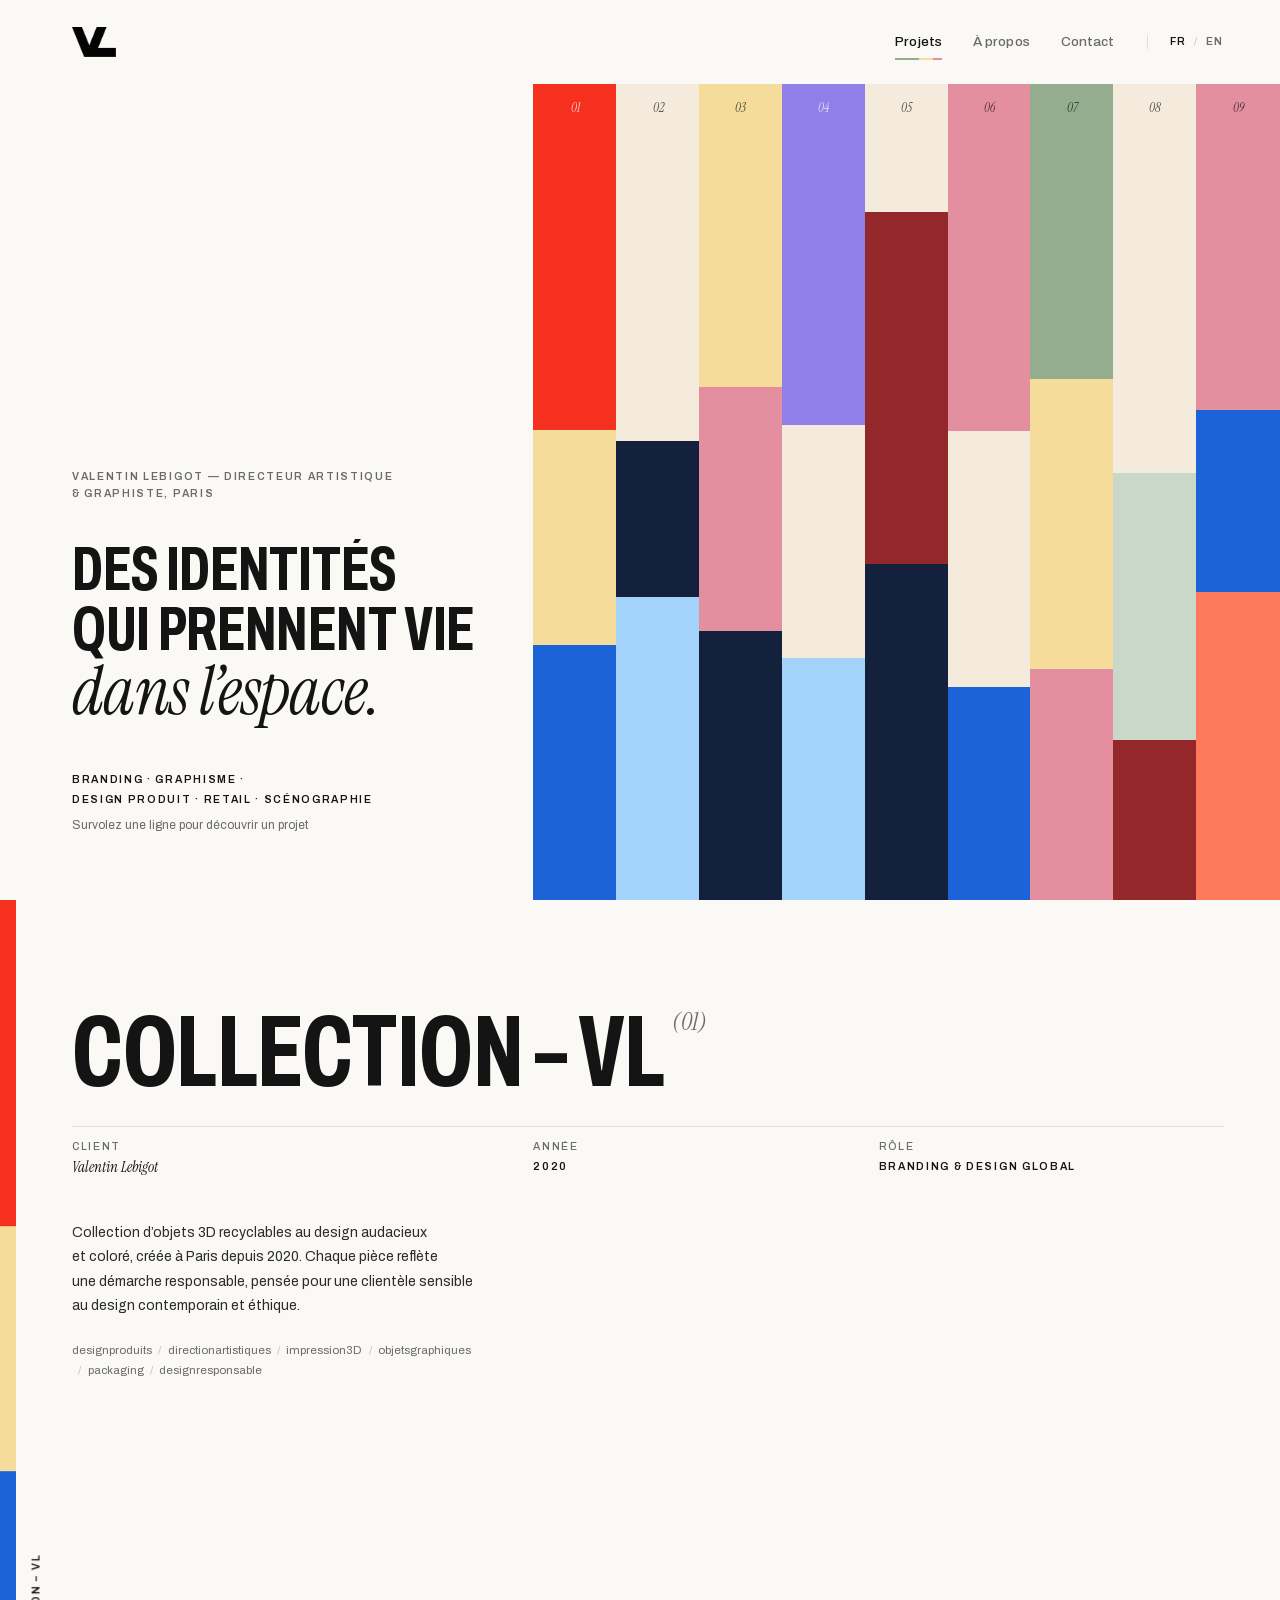
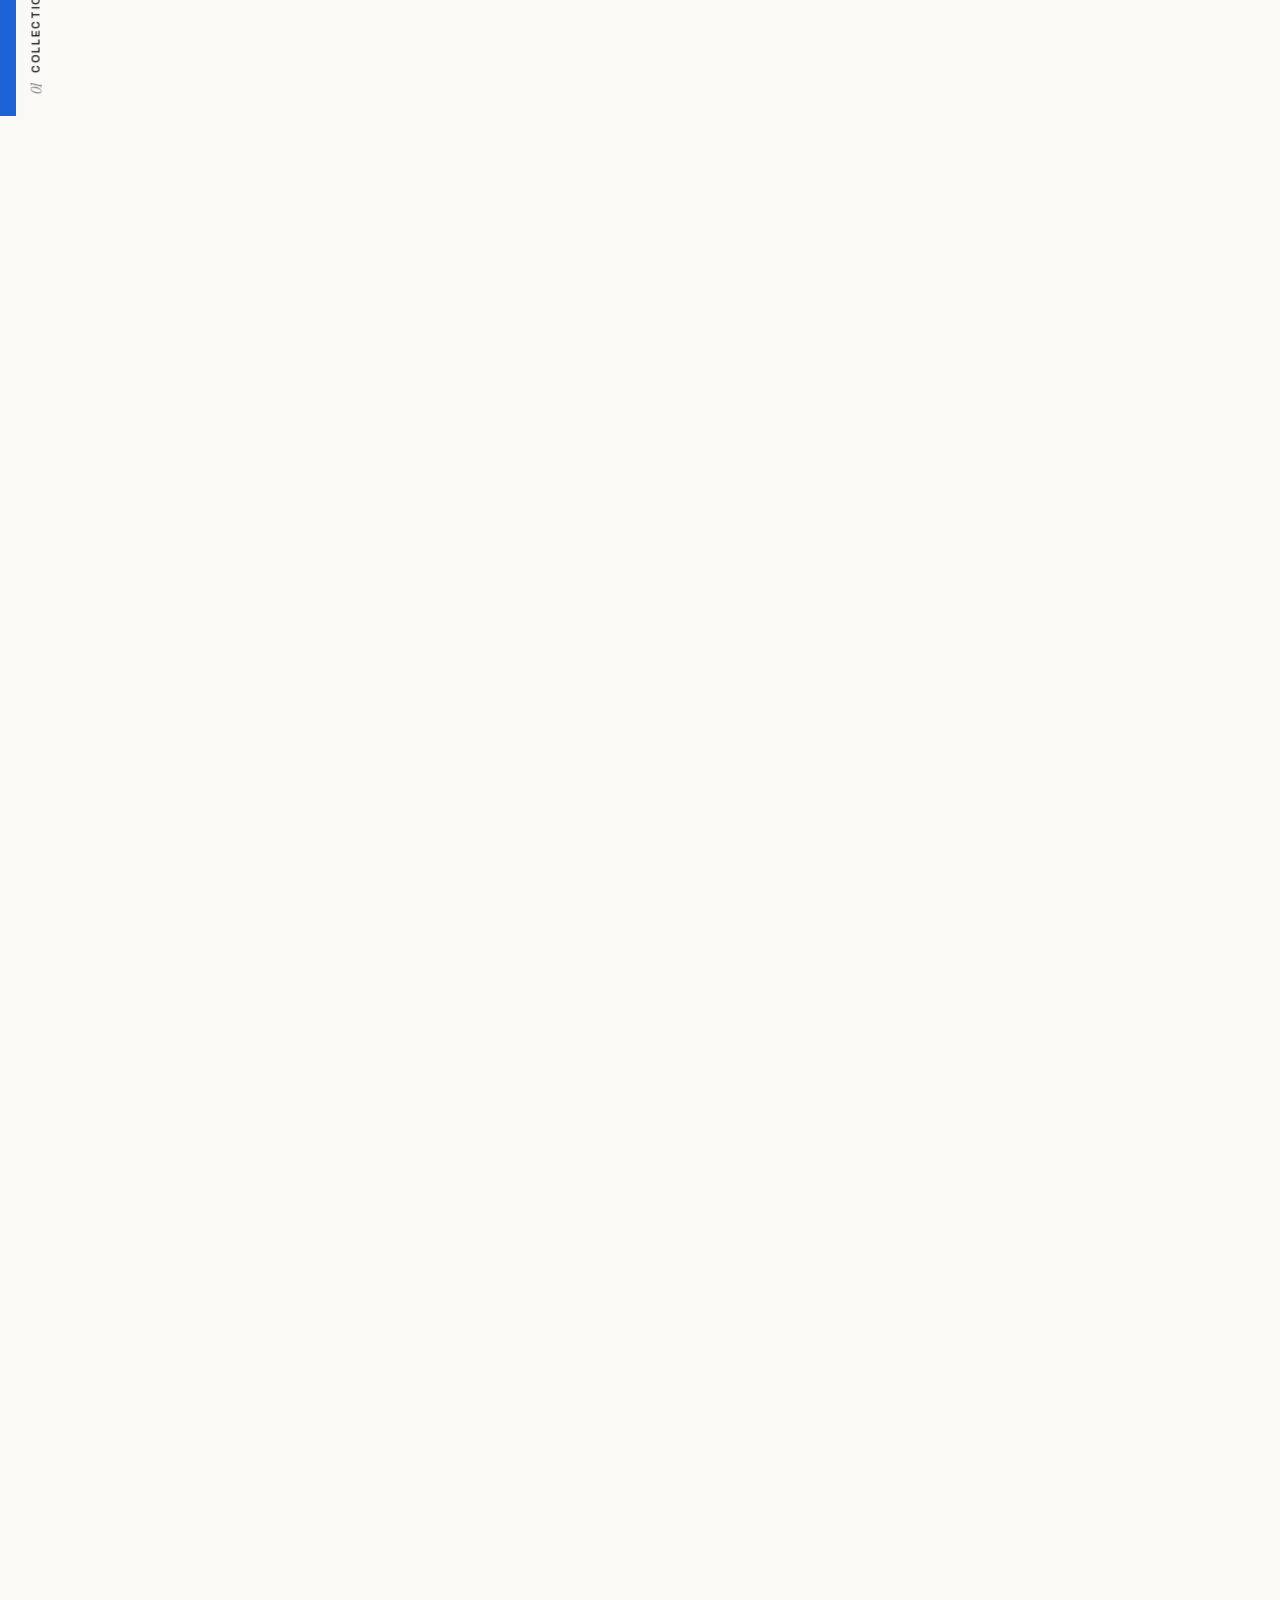
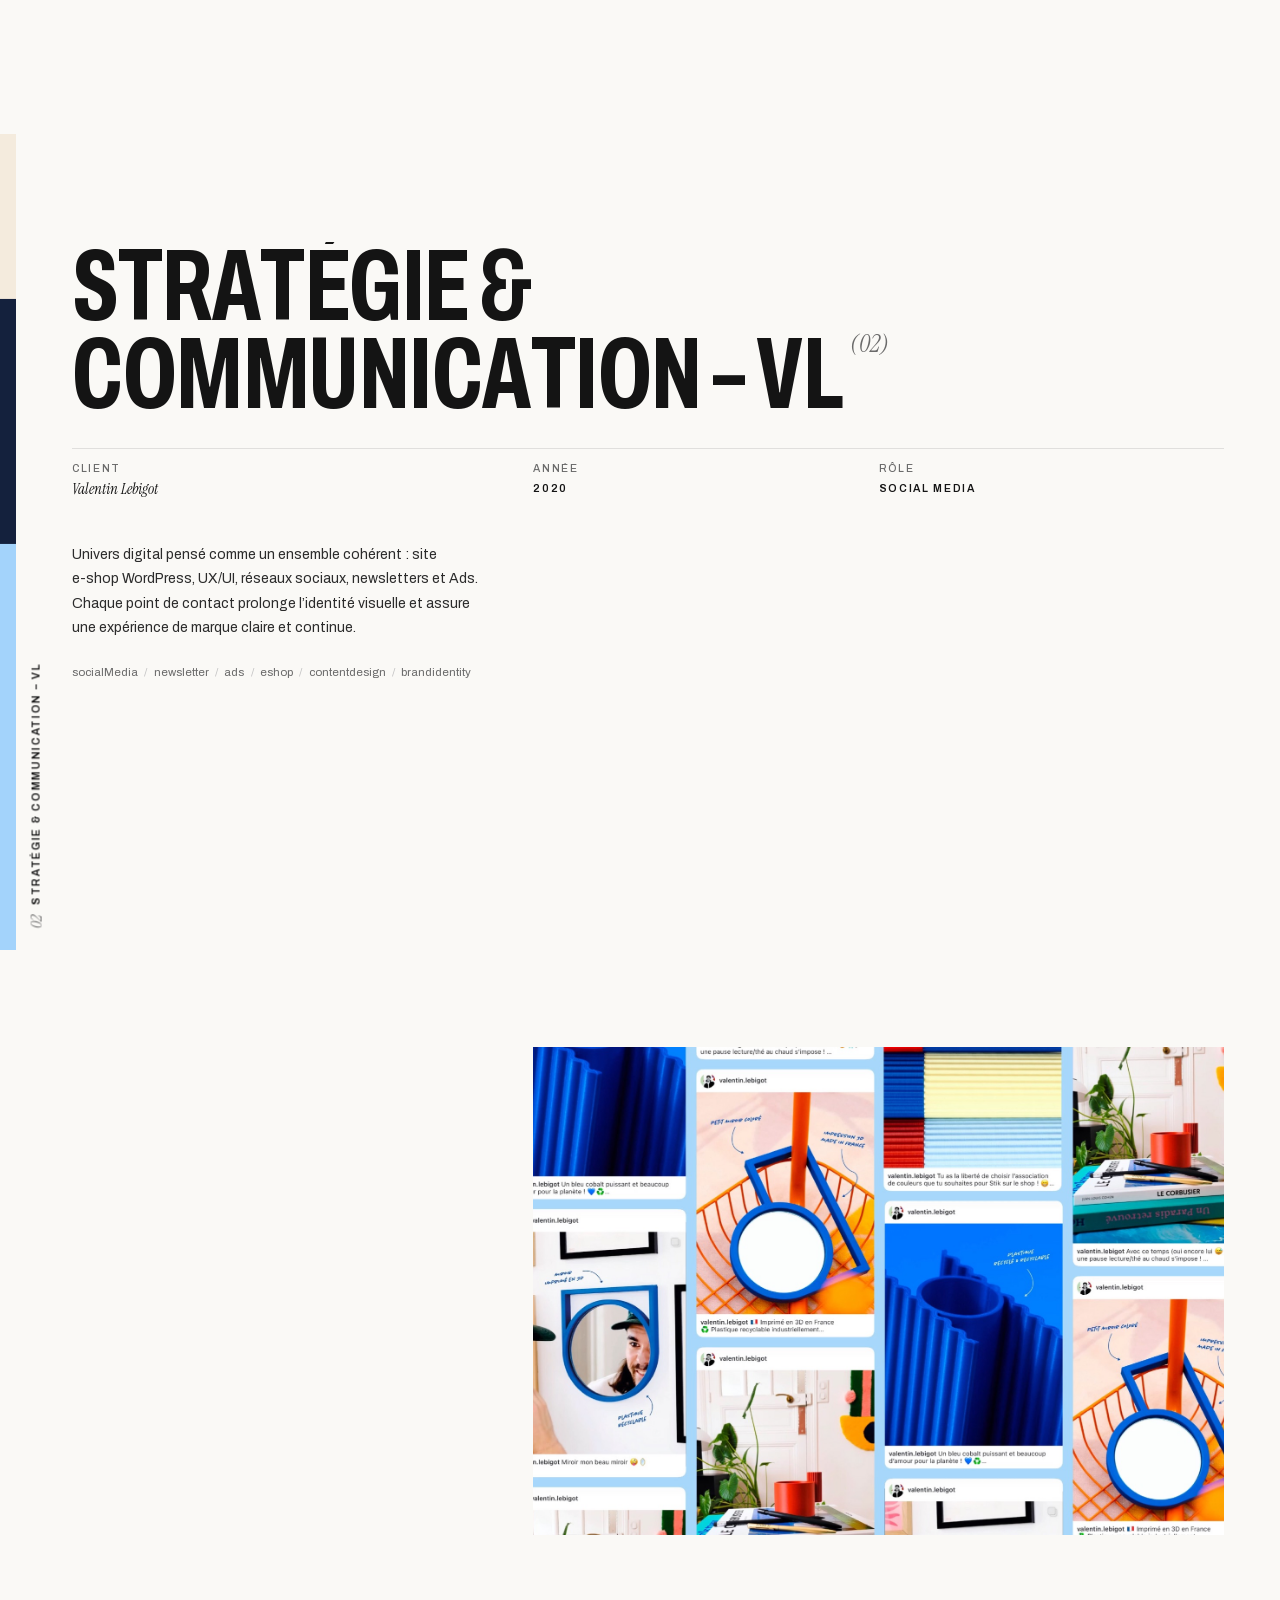
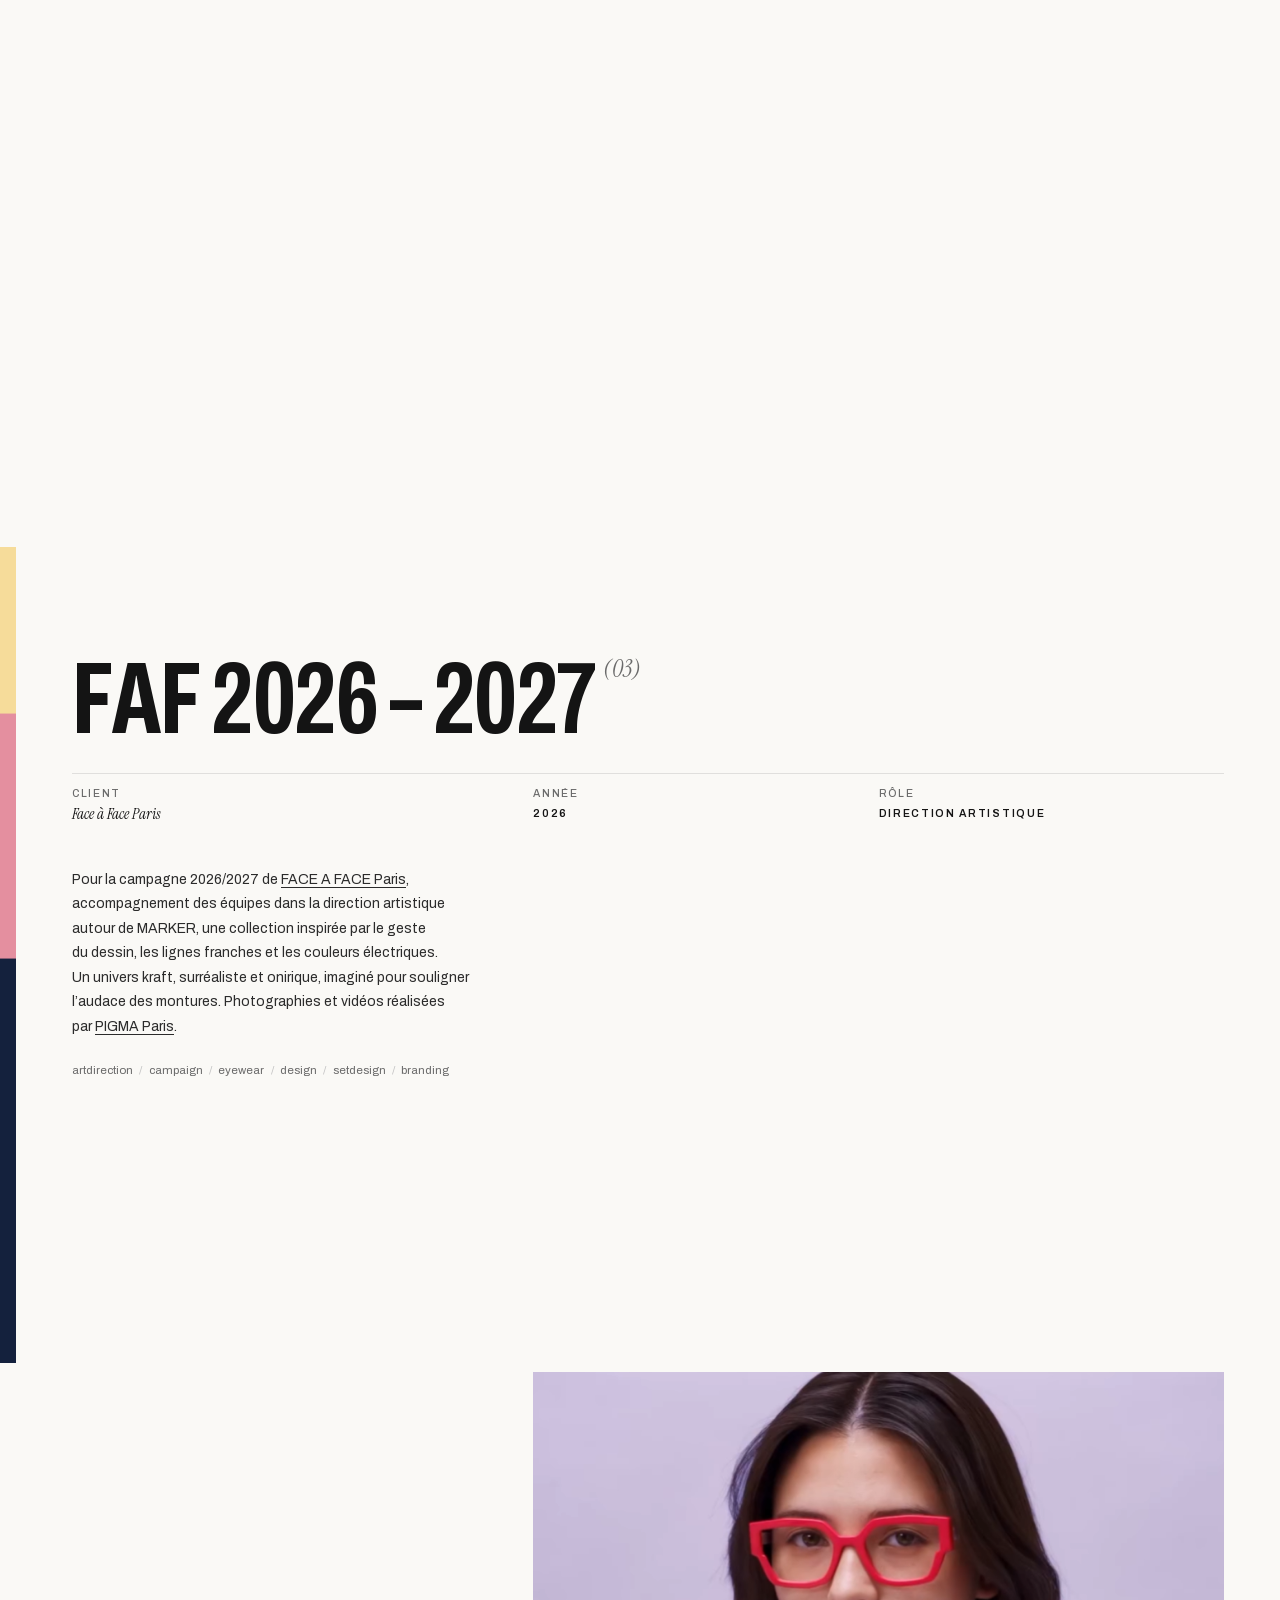
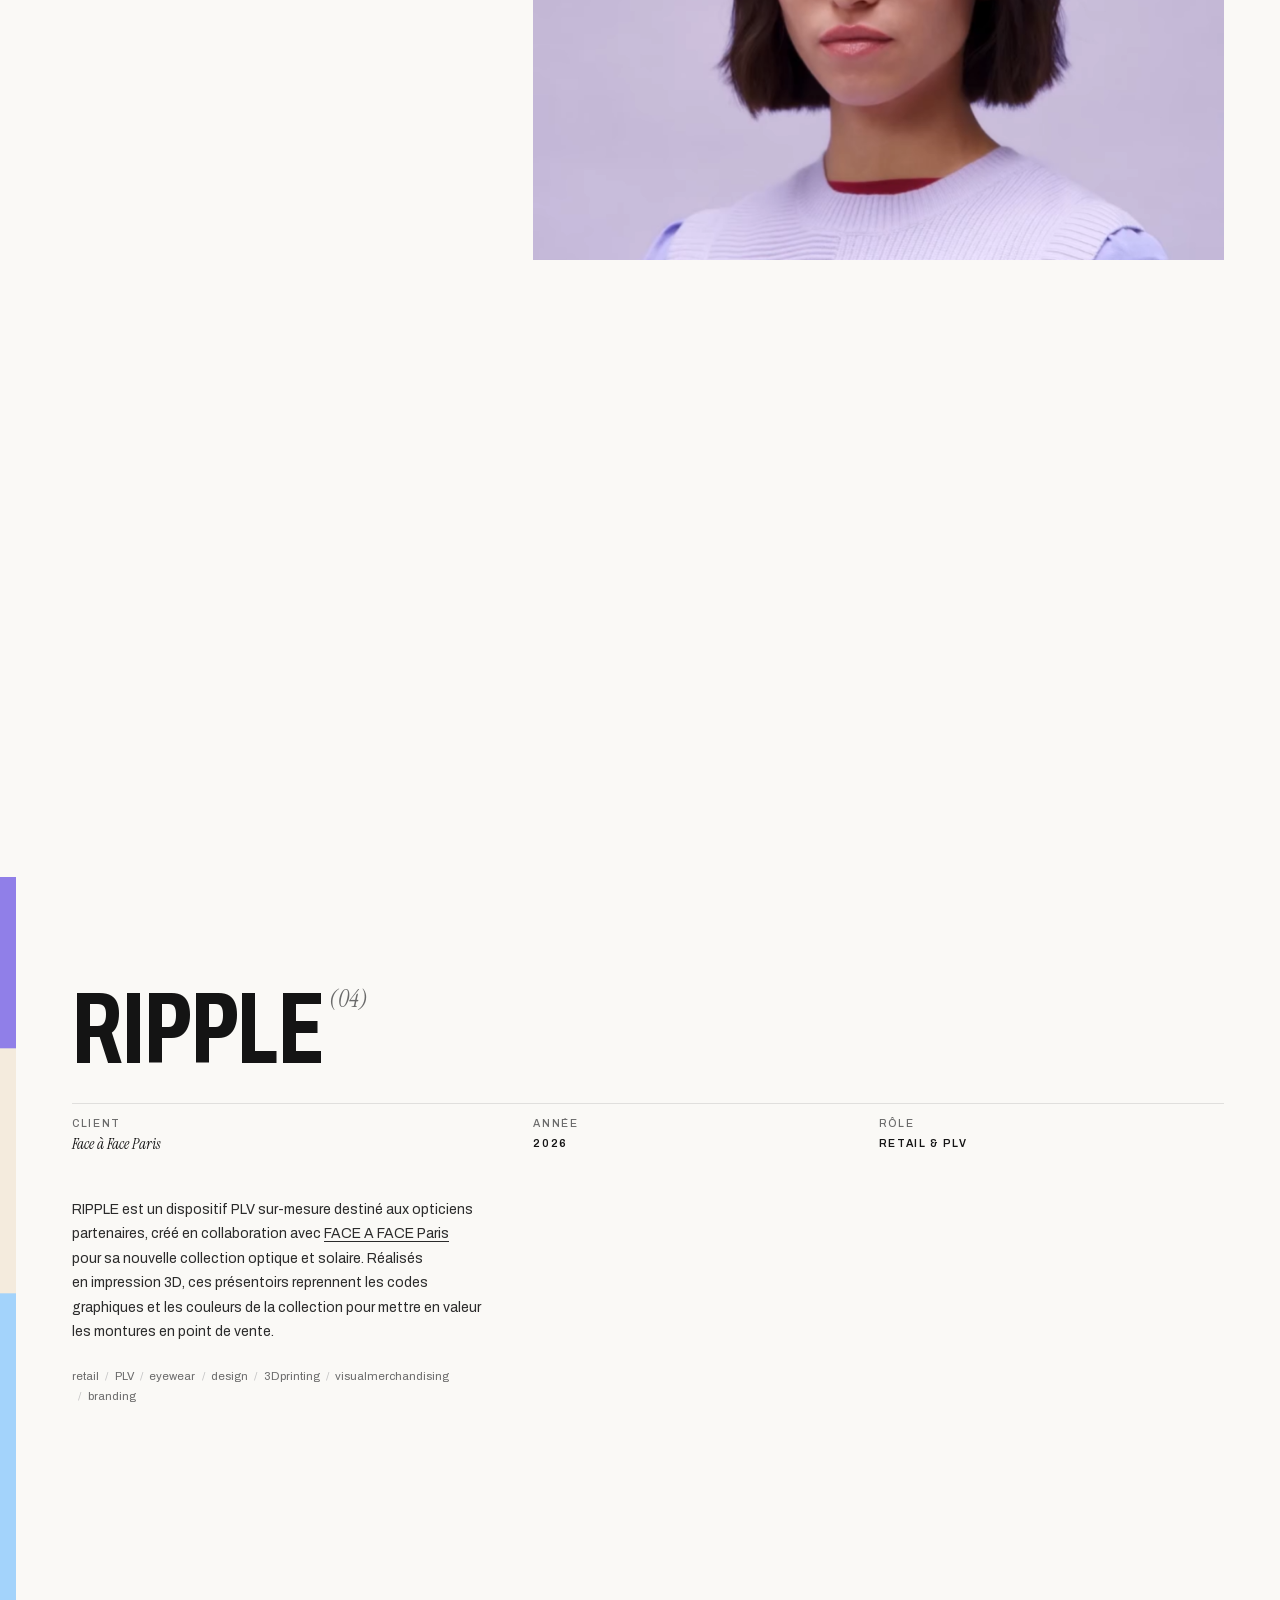
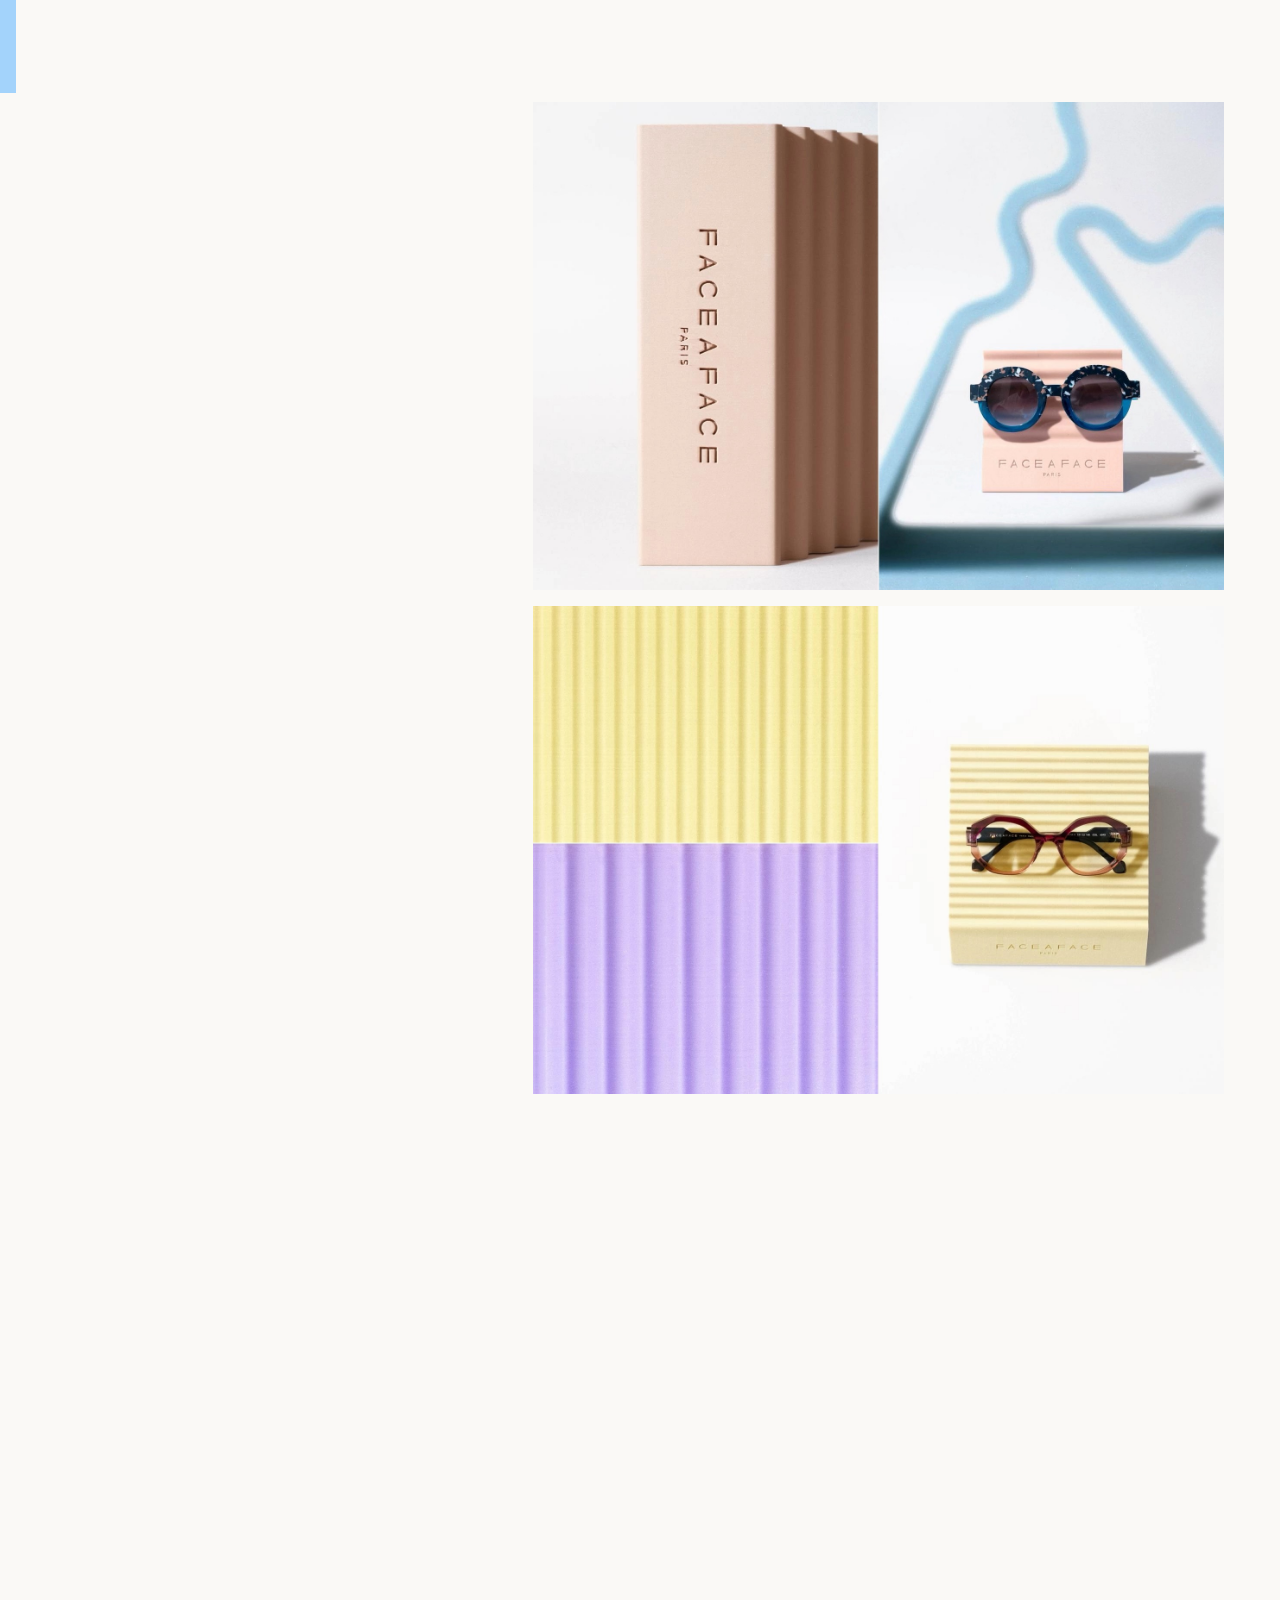
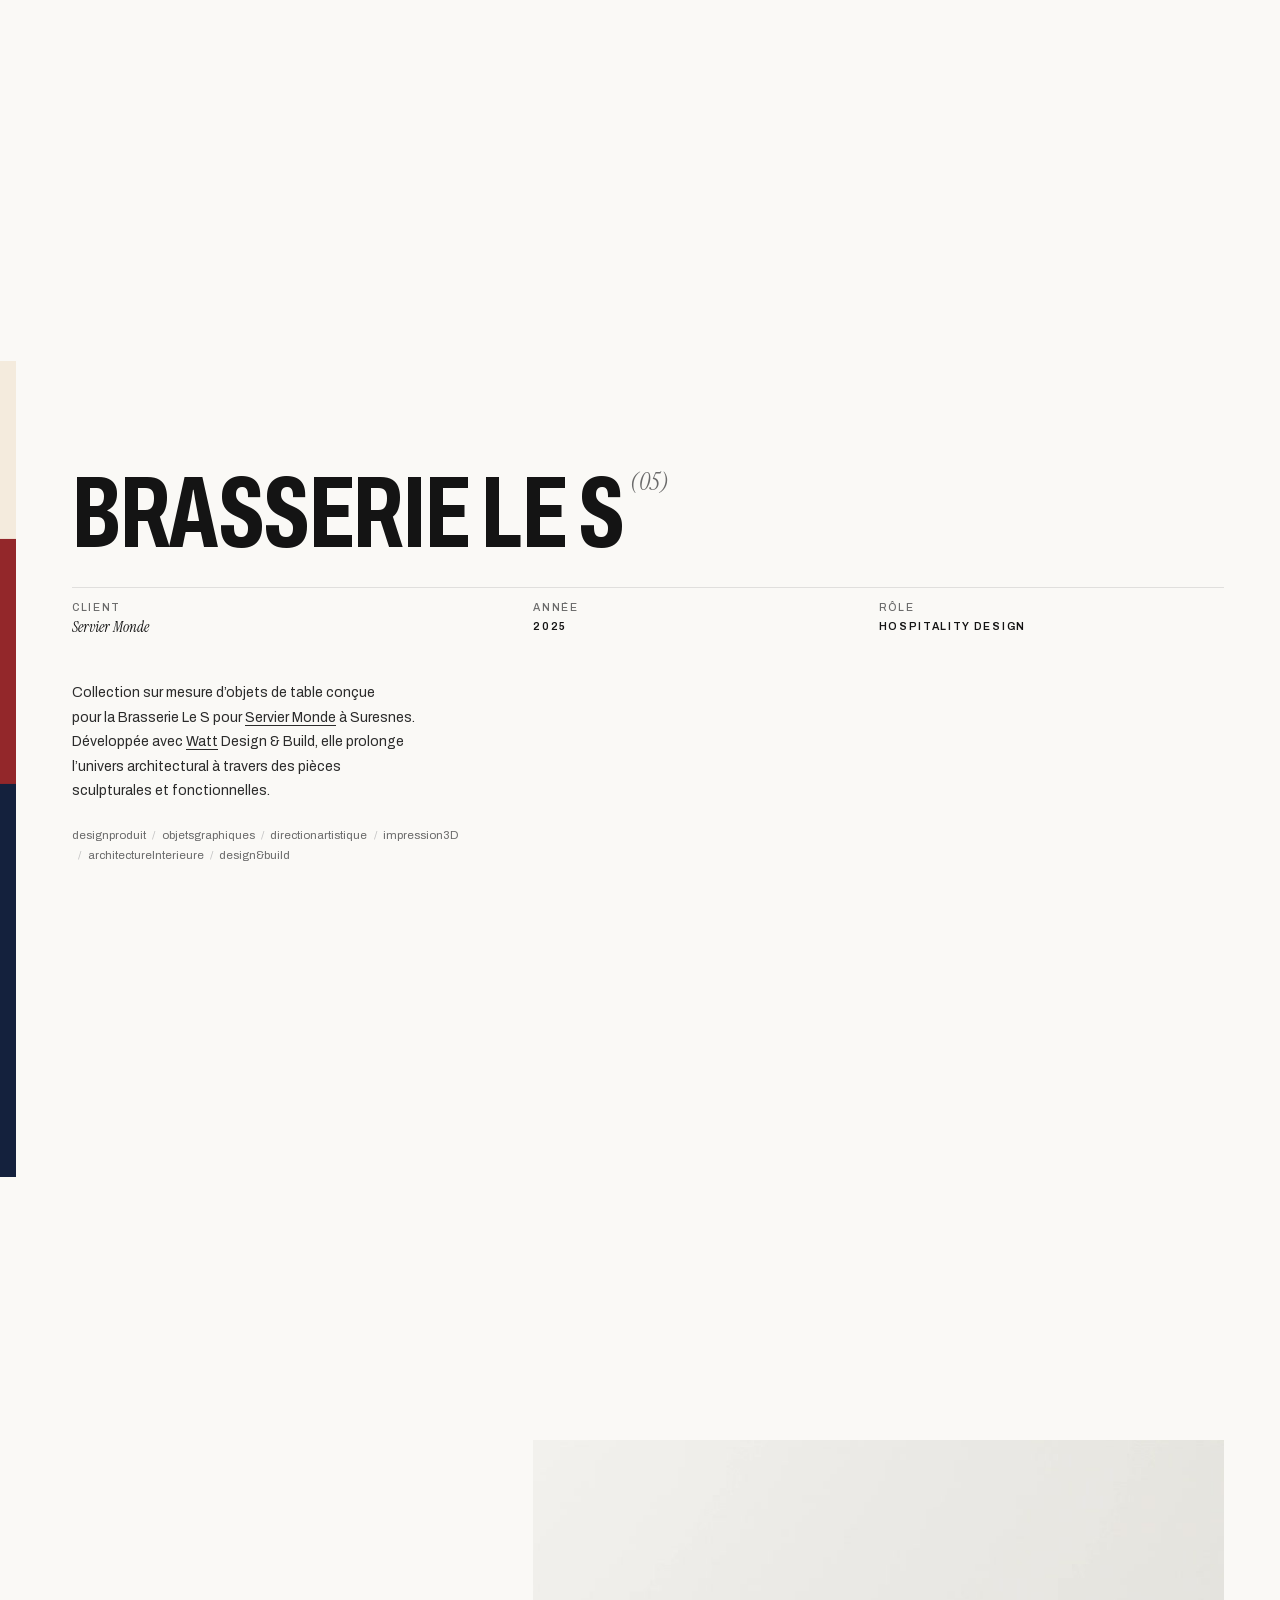
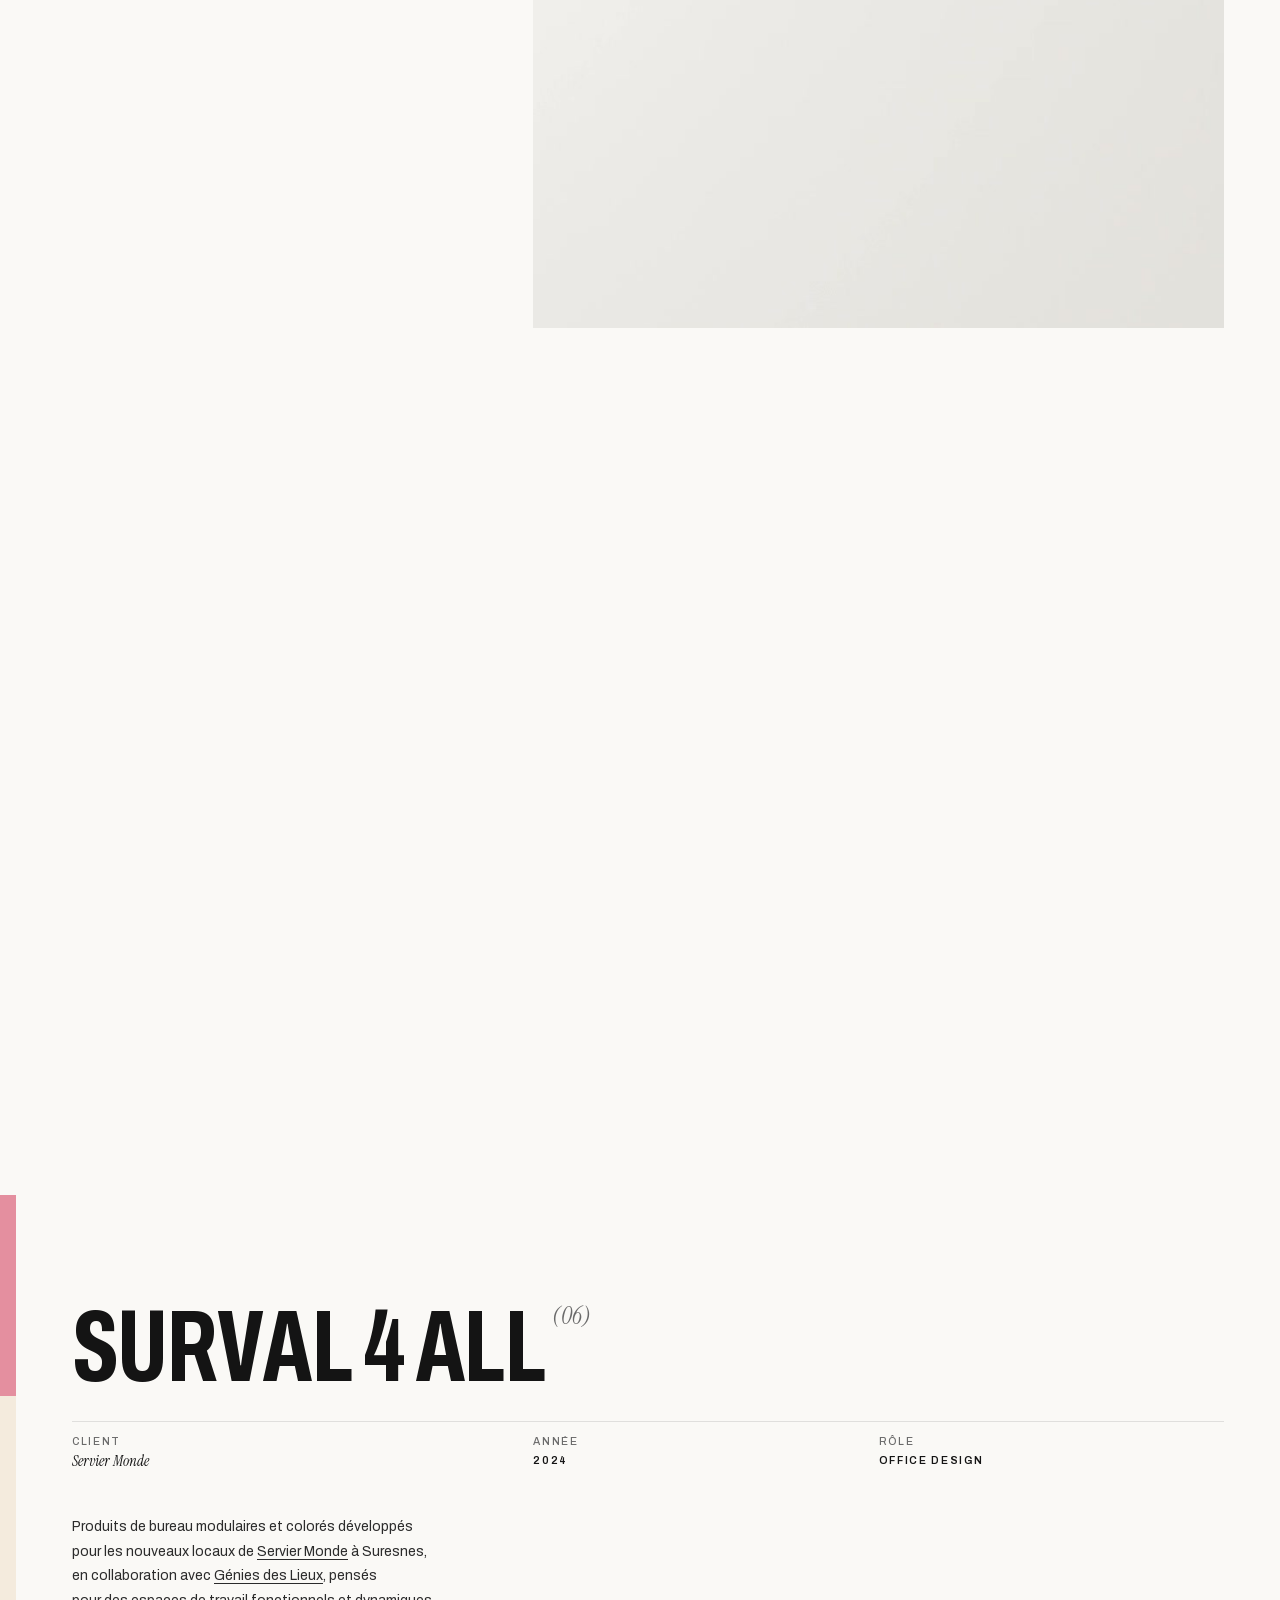
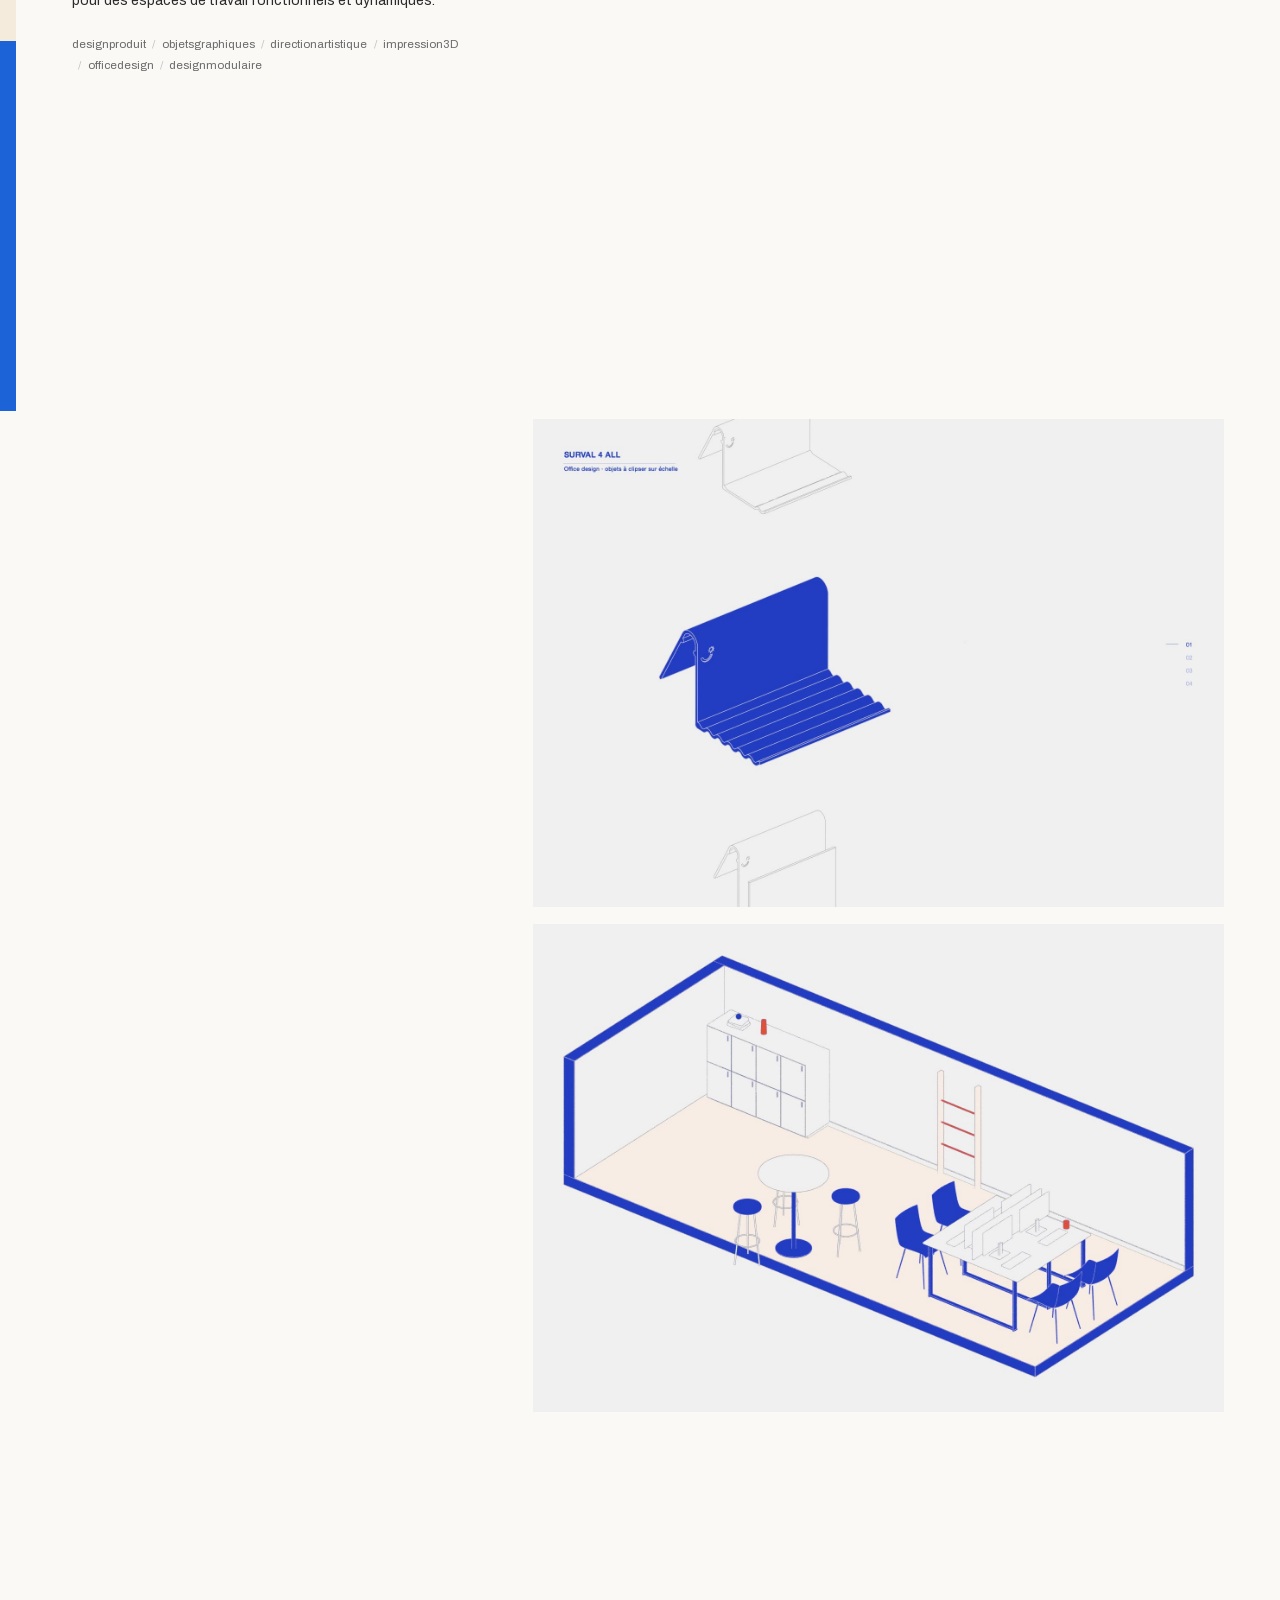
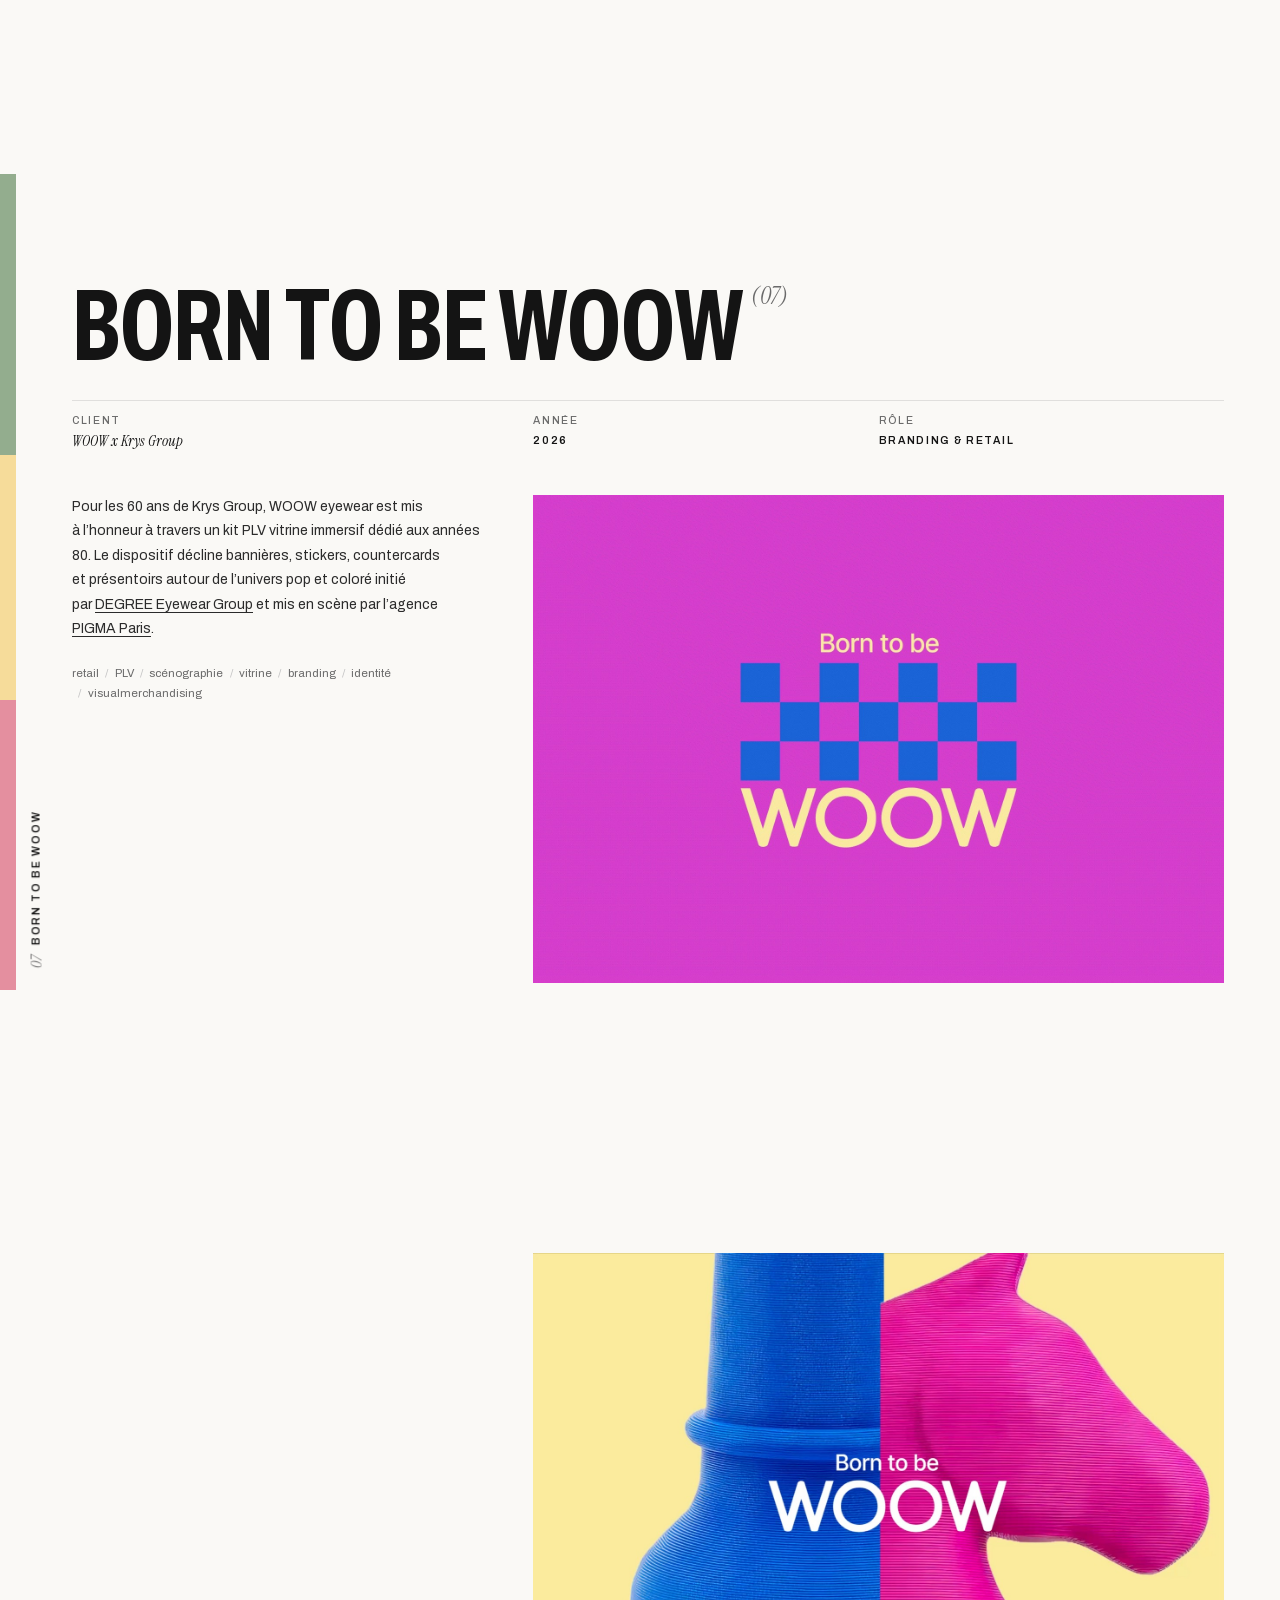
<file: index.html>
<!DOCTYPE html>
<html lang="fr">
<head>
  <meta charset="UTF-8">
  <meta name="viewport" content="width=device-width, initial-scale=1">
  <title>Valentin Lebigot — Direction artistique, design graphique & d'espace</title>
  <meta name="description" content="Valentin Lebigot, directeur artistique et graphiste basé à Paris : identités qui prennent vie dans l'espace — branding, PLV, retail, scénographie, design produit.">
  <link rel="icon" href="/favicon.ico?v=2" sizes="any">
  <link rel="icon" type="image/png" sizes="32x32" href="/assets/favicon-32.png?v=2">
  <link rel="apple-touch-icon" href="/apple-touch-icon.png?v=2">
  <link rel="canonical" href="https://valentinlebigot.com/">
  <link rel="alternate" hreflang="fr" href="https://valentinlebigot.com/">
  <link rel="alternate" hreflang="en" href="https://valentinlebigot.com/en/">
  <link rel="alternate" hreflang="x-default" href="https://valentinlebigot.com/">

  <!-- Aperçu lors d'un partage (LinkedIn, Facebook, WhatsApp, iMessage…) -->
  <meta property="og:type" content="website">
  <meta property="og:locale" content="fr_FR">
  <meta property="og:site_name" content="Valentin Lebigot Studio">
  <meta property="og:title" content="Valentin Lebigot — Direction artistique, design graphique & d'espace">
  <meta property="og:description" content="Directeur artistique et graphiste basé à Paris : identités qui prennent vie dans l'espace — branding, PLV, retail, scénographie, design produit.">
  <meta property="og:url" content="https://valentinlebigot.com/">
  <meta property="og:image" content="https://valentinlebigot.com/assets/og-image.jpg?v=8">
  <meta property="og:image:width" content="1200">
  <meta property="og:image:height" content="630">
  <meta property="og:image:alt" content="Valentin Lebigot — Directeur artistique &amp; graphiste">
  <meta name="twitter:card" content="summary_large_image">

  <!-- Données structurées pour Google -->
  <script type="application/ld+json">
  {
    "@context": "https://schema.org",
    "@type": "Person",
    "name": "Valentin Lebigot",
    "jobTitle": "Directeur artistique et graphiste",
    "url": "https://valentinlebigot.com/",
    "image": "https://valentinlebigot.com/assets/img/11-03-2026_02.jpg",
    "email": "mailto:contact@valentinlebigot.com",
    "address": { "@type": "PostalAddress", "addressLocality": "Paris", "addressCountry": "FR" },
    "worksFor": { "@type": "Organization", "name": "Valentin Lebigot Studio" },
    "sameAs": [
      "https://www.instagram.com/valentin.lebigot/",
      "https://www.pinterest.fr/valentin_lebigot/",
      "https://fr.linkedin.com/in/valentin-lebigot-76a615128"
    ]
  }
  </script>
  <link rel="preload" href="/assets/fonts/archivo-latin.woff2" as="font" type="font/woff2" crossorigin>
  <link rel="stylesheet" href="/css/fonts.css?v=5.7">
  <link rel="stylesheet" href="/css/style.css?v=12.8">
</head>
<body class="is-loading">

  <div class="intro" id="intro" aria-hidden="true"></div>

  <!-- En-tête -->
  <header class="head" id="head">
    <a href="#top" class="head__logo" aria-label="Valentin Lebigot Studio — accueil">
      <img src="/assets/15-12-2025_logo-00-02.png" alt="Valentin Lebigot Studio">
    </a>
    <nav class="head__nav" id="nav">
      <a href="#projets" data-nav="projets">Projets</a>
      <a href="#a-propos" data-nav="a-propos">À propos</a>
      <a href="#contact" data-nav="contact">Contact</a>
      <div class="lang lang--menu" aria-label="Langue"><a href="/" lang="fr" hreflang="fr" aria-current="true">FR</a><span aria-hidden="true">/</span><a href="/en/" lang="en" hreflang="en">EN</a></div>
      <div class="socials">
        <a href="https://www.instagram.com/valentin.lebigot/" target="_blank" rel="noopener" aria-label="Instagram">
          <svg viewBox="0 0 24 24"><rect x="3" y="3" width="18" height="18" rx="5"/><circle cx="12" cy="12" r="4.2"/><circle cx="17.4" cy="6.6" r="1" class="fill"/></svg>
        </a>
        <a href="https://www.pinterest.fr/valentin_lebigot/" target="_blank" rel="noopener" aria-label="Pinterest">
          <svg viewBox="0 0 24 24"><circle cx="12" cy="12" r="9"/><path d="M11 8.5c3.5-1 5.5 1.2 5 3.6-.5 2.6-3 3.4-4.2 2.3M11.6 10.5 9.5 19.5"/></svg>
        </a>
        <a href="https://fr.linkedin.com/in/valentin-lebigot-76a615128" target="_blank" rel="noopener" aria-label="LinkedIn">
          <svg viewBox="0 0 24 24"><rect x="3" y="3" width="18" height="18" rx="3"/><path d="M8 10.5V16M8 7.6v.1M11.5 16v-5.5M11.5 13c0-1.6 1-2.6 2.3-2.6s2.2.9 2.2 2.6V16"/></svg>
        </a>
      </div>
    </nav>
    <div class="lang" aria-label="Langue"><a href="/" lang="fr" hreflang="fr" aria-current="true">FR</a><span aria-hidden="true">/</span><a href="/en/" lang="en" hreflang="en">EN</a></div>
    <button class="head__burger" id="burger" aria-label="Menu" aria-expanded="false"><span></span><span></span></button>
  </header>

  <main id="top">

    <!-- ============ ACCUEIL : le spectre des projets ============ -->
    <section class="hero" id="hero">
      <div class="hero__text">
        <p class="hero__kicker rv">Valentin Lebigot — Directeur artistique &amp; graphiste, Paris</p>
        <h1 class="hero__title">
          <span class="mask"><span class="rise">Des identités</span></span>
          <span class="mask"><span class="rise">qui prennent vie</span></span>
          <span class="mask"><span class="rise serif">dans l’espace.</span></span>
        </h1>
        <p class="hero__hint rv"><b class="hero__disc">Branding&nbsp;· Graphisme&nbsp;· Design&nbsp;produit&nbsp;· Retail&nbsp;· Scénographie</b><span>Survolez une ligne pour découvrir un projet</span></p>
      </div>
      <nav class="spectrum" id="spectrum" aria-label="Projets"></nav>
      <div class="hero__lines" id="heroLines" aria-hidden="true"></div>
    </section>

    <!-- ============ PROJETS ============ -->
    <div id="projets"></div>

    <!-- ============ À PROPOS ============ -->
    <section class="about about--k" id="a-propos" data-colors="#1c63d7,#f4ebdd,#93272a" data-label="À propos">
      <p class="label rv ak__label">À propos</p>
      <div class="about__grid">
        <figure class="about__photo shot"><img src="/assets/img/11-03-2026_02.jpg" alt="Portrait de Valentin Lebigot" loading="lazy"></figure>
        <div class="about__body">
          <div class="ak__who">
            <h2 class="ak__name about__name"><span class="mask"><span class="rise">Valentin Lebigot</span></span></h2>
            <p class="ak__role serif rv">Directeur artistique &amp; graphiste, Paris.</p>
          </div>
          <p class="ak__lead rv">Formé au design produit (DSAA), je conçois l’identité d’une marque <em>et son application physique</em>&nbsp;: du logotype à la signalétique, de la PLV à l’objet. J’interviens de la conception jusqu’au suivi de fabrication, en direct ou aux côtés d’agences Design&nbsp;&amp;&nbsp;Build.</p>
          <ol class="ak__exp rv">
            <li><span class="ak__n">01</span><h3>Identité de marque</h3><p>Plateforme de marque, logotype, charte graphique, système typographique, déclinaisons print et digitales.</p></li>
            <li><span class="ak__n">02</span><h3>Identité de lieu &amp; signalétique</h3><p>Signalétique directionnelle et identitaire, habillage mural, vitrophanie, wayfinding de bureaux et d’espaces recevant du public.</p></li>
            <li><span class="ak__n">03</span><h3>Retail &amp; PLV</h3><p>Présentoirs, PLV permanente et temporaire, vitrines, corners, merchandising visuel en point de vente.</p></li>
            <li><span class="ak__n">04</span><h3>Scénographie &amp; événementiel</h3><p>Stands, expositions, set design, lancements de collection et salons.</p></li>
            <li><span class="ak__n">05</span><h3>Objet &amp; design produit</h3><p>Objets sur mesure, prototypage et impression 3D, petites séries, packaging.</p></li>
            <li><span class="ak__n">06</span><h3>Production &amp; suivi</h3><p>Fichiers d’exécution, BAT, choix des matériaux, relation fabricants, contrôle qualité sur site.</p></li>
          </ol>
          <p class="ak__tools rv"><span>Outils</span> Illustrator, Photoshop, InDesign, Figma, After Effects, Rhino, SketchUp</p>

          <div class="accordion rv">
            <details>
              <summary>Expériences professionnelles<i></i></summary>
              <div class="acc__body"><div>
                <div class="cv-item">
                  <h3>Fondateur &amp; Directeur Artistique <span>Valentin Lebigot Studio</span></h3>
                  <p class="cv-date">2020 — Actuellement</p>
                  <p>Accompagnement d’agences et de marques sur des projets d’identité appliquée à l’espace et à l’objet.</p>
                  <ul><li>Conception de dispositifs identitaires sur mesure</li><li>Développement d’objets et supports intégrés aux espaces</li><li>Direction artistique globale et cohérence des univers de marque</li><li>Production et suivi de fabrication (print, volume, 3D)</li><li>Collaboration avec agences Design &amp; Build et équipes retail</li></ul>
                </div>
                <div class="cv-item">
                  <h3>Direction artistique et identité de marque <span>Quark, Paris</span></h3>
                  <p class="cv-date">2023 — 2025</p>
                  <p>Définition et déploiement de l’identité de marque dans une logique produit et espace.</p>
                  <ul><li>Structuration de l’identité visuelle et de marque</li><li>Déploiement sur supports print, digital et espace</li><li>Supervision d’équipe design</li><li>Coordination avec équipes produit, marketing et commerciales</li><li>Contribution à la stratégie de positionnement de la marque</li></ul>
                </div>
                <div class="cv-item">
                  <h3>Graphiste Print <span>WipBrands, Paris</span></h3>
                  <p class="cv-date">2019 — 2020</p>
                  <ul><li>Création d’identités visuelles et supports print</li><li>Exécution et préparation de fichiers</li><li>Compréhension avancée des contraintes de production</li></ul>
                </div>
              </div></div>
            </details>
            <details>
              <summary>Expositions &amp; Conférences<i></i></summary>
              <div class="acc__body"><div>
                <dl class="cv-list">
                  <dt>Paris Design Week (2025)</dt><dd>DEGREE Concept Store</dd>
                  <dt>Paris Design Week (2022)</dt><dd>Galerie Joseph Froissart</dd>
                  <dt>Milan Design Week (2021)</dt><dd>Exposition « 1000 Vases »</dd>
                  <dt>IESEG Paris (2021)</dt><dd>Workshop impression 3D</dd>
                </dl>
              </div></div>
            </details>
            <details>
              <summary>Formations<i></i></summary>
              <div class="acc__body"><div>
                <dl class="cv-list">
                  <dt>DSAA Design de Produit (2016)</dt><dd>LAAB, Rennes — Félicitations du jury</dd>
                  <dt>BTS Design de Produit (2014)</dt><dd>Lycée Vauban, Brest</dd>
                  <dt>Baccalauréat STI Arts Appliqués (2012)</dt><dd>Lycée Ste Geneviève, Rennes</dd>
                </dl>
              </div></div>
            </details>
            <details>
              <summary>Langues<i></i></summary>
              <div class="acc__body"><div>
                <dl class="cv-list">
                  <dt>Français</dt><dd>Langue maternelle</dd>
                  <dt>Anglais</dt><dd>Courant</dd>
                </dl>
              </div></div>
            </details>
          </div>
        </div>
      </div>
    </section>

    <!-- ============ CONTACT ============ -->
    <!-- ============ CLIENTS ============ -->
    <section class="clients" id="clients" aria-labelledby="clients-t">
      <div class="cl__head">
        <p class="label rv" id="clients-t">Clients &amp; collaborations</p>
        <p class="cl__note rv"><em>Institutions, marques et agences</em> — chaque nom renvoie au projet réalisé (numéro).</p>
      </div>
      <ul class="cl__wall"><li class="is-proj"><a href="#collection-produit">Centre Pompidou<sup>01</sup></a></li><li class="is-proj"><a href="#scenographie-retail">DEGREE Eyewear Group<sup>08</sup></a></li><li class="is-proj"><a href="#face-a-face-marker">Face à Face Paris<sup>03</sup></a></li><li class="is-proj"><a href="#collection-produit">Fondation Louis Vuitton<sup>01</sup></a></li><li class="is-proj"><a href="#surval-4-all">Génie des Lieux<sup>06</sup></a></li><li class="is-proj"><a href="#collection-produit">Klin d’Oeil<sup>01</sup></a></li><li class="is-proj"><a href="#born-to-be-woow">Krys Group<sup>07</sup></a></li><li class="is-proj"><a href="#collection-produit">Les Arts Décoratifs<sup>01</sup></a></li><li class="is-proj"><a href="#collection-produit">Monoprix<sup>01</sup></a></li><li class="is-proj"><a href="#collection-produit">Palais de Tokyo<sup>01</sup></a></li><li class="is-proj"><a href="#trobos">Papier Merveille<sup>09</sup></a></li><li class="is-proj"><a href="#collection-produit">Papier Tigre<sup>01</sup></a></li><li class="is-proj"><a href="#brasserie-le-s">Servier Monde<sup>05</sup></a></li><li class="is-proj"><a href="#brasserie-le-s">Watt Design &amp; Build<sup>05</sup></a></li><li class="is-proj"><a href="#born-to-be-woow">WOOW eyewear<sup>07</sup></a></li></ul>
    </section>

    <section class="contact" id="contact" data-colors="#1c63d7,#f4ebdd,#93272a" data-label="Contact">
      <div class="contact__inner">
        <p class="label rv">Contact</p>
        <h2 class="contact__title">
          <span class="mask"><span class="rise">Parlons de</span></span>
          <span class="mask"><span class="rise serif">votre projet.</span></span>
        </h2>
        <a class="contact__mail rv" href="mailto:contact@valentinlebigot.com">contact@valentinlebigot.com</a>
        <ul class="contact__list rv">
          <li><a href="tel:+33675900021">+33 (0)6 75 90 00 21</a></li>
          <li><a href="https://www.instagram.com/valentin.lebigot/" target="_blank" rel="noopener">Instagram</a></li>
          <li><a href="https://www.pinterest.fr/valentin_lebigot/" target="_blank" rel="noopener">Pinterest</a></li>
          <li><a href="https://fr.linkedin.com/in/valentin-lebigot-76a615128" target="_blank" rel="noopener">LinkedIn</a></li>
        </ul>
      </div>
      <footer class="foot"><span>© <span id="year"></span> Valentin Lebigot Studio · <a href="/mentions-legales/">Mentions légales</a></span><a href="#top">Haut de page ↑</a></footer>
      <div class="lines" id="footLines" aria-hidden="true"></div>
    </section>
  </main>

  <script src="/js/main.js?v=13.2"></script>
</body>
</html>
</file>
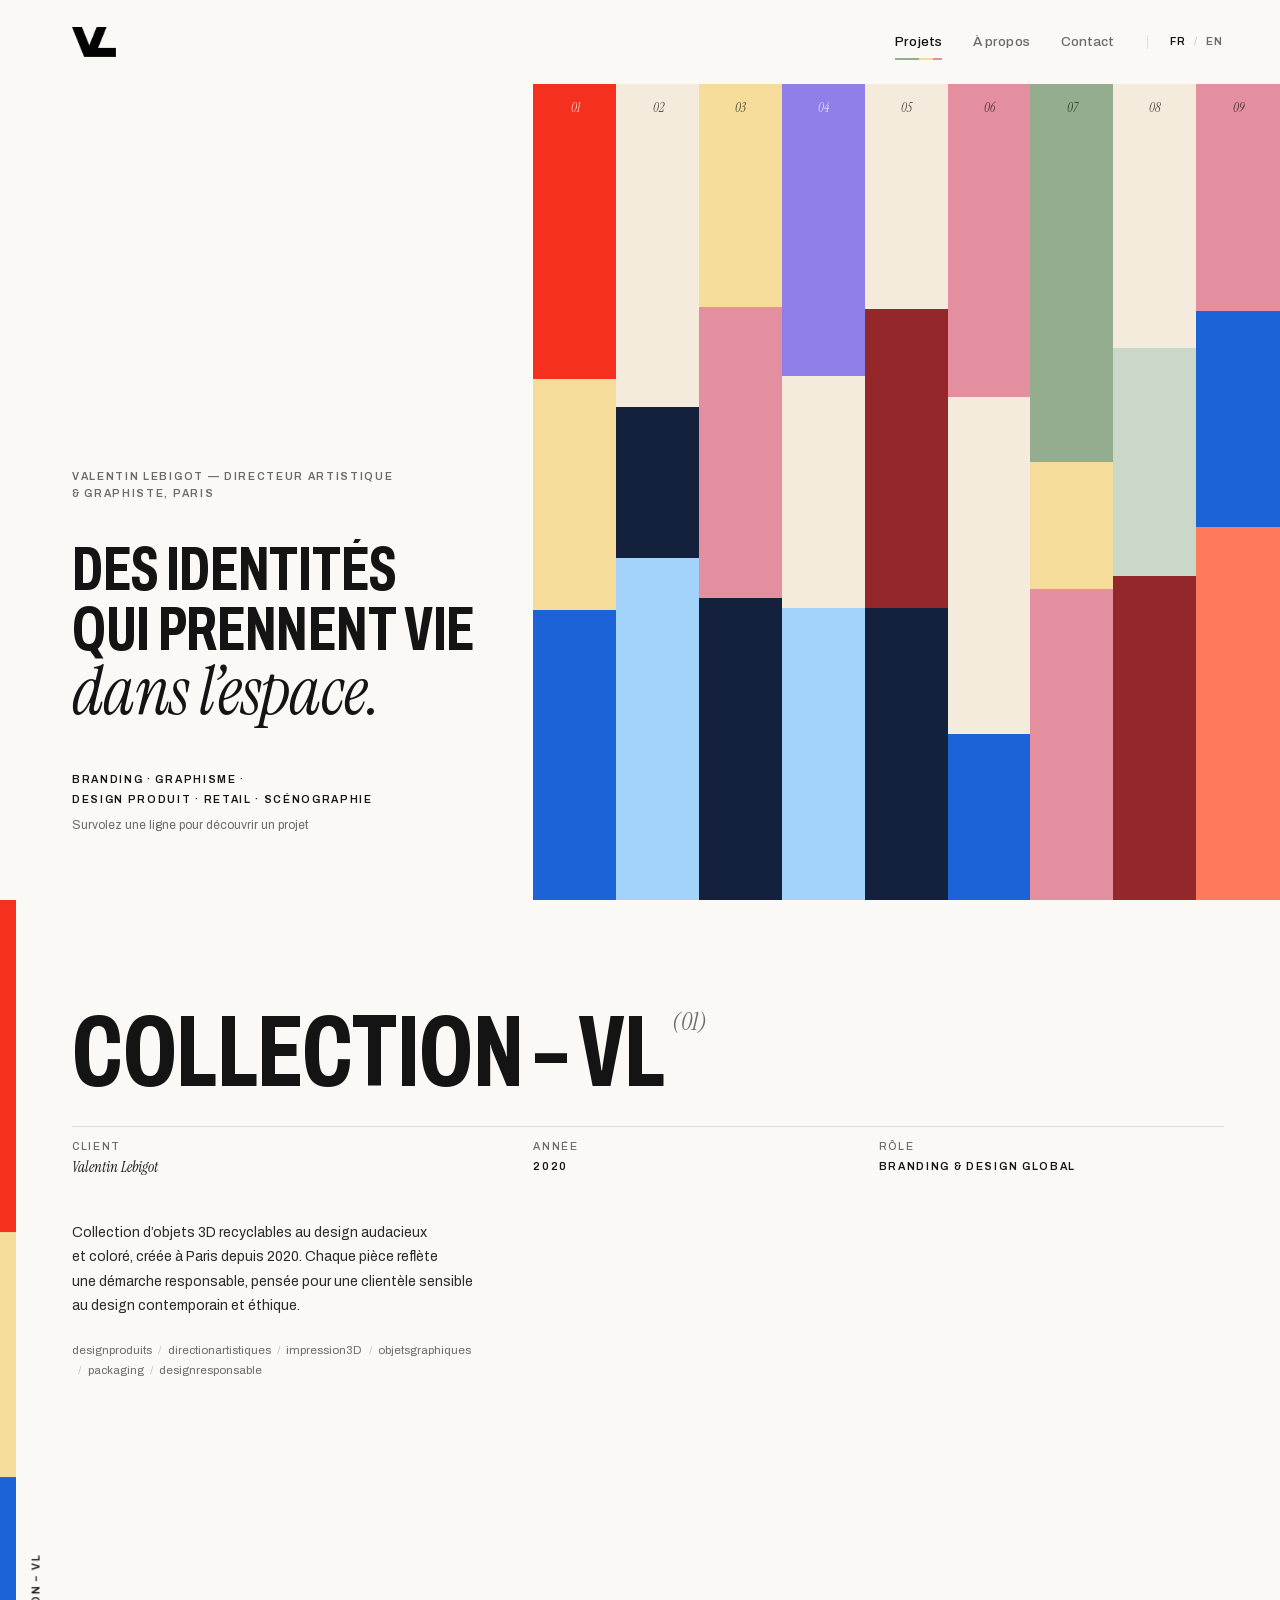
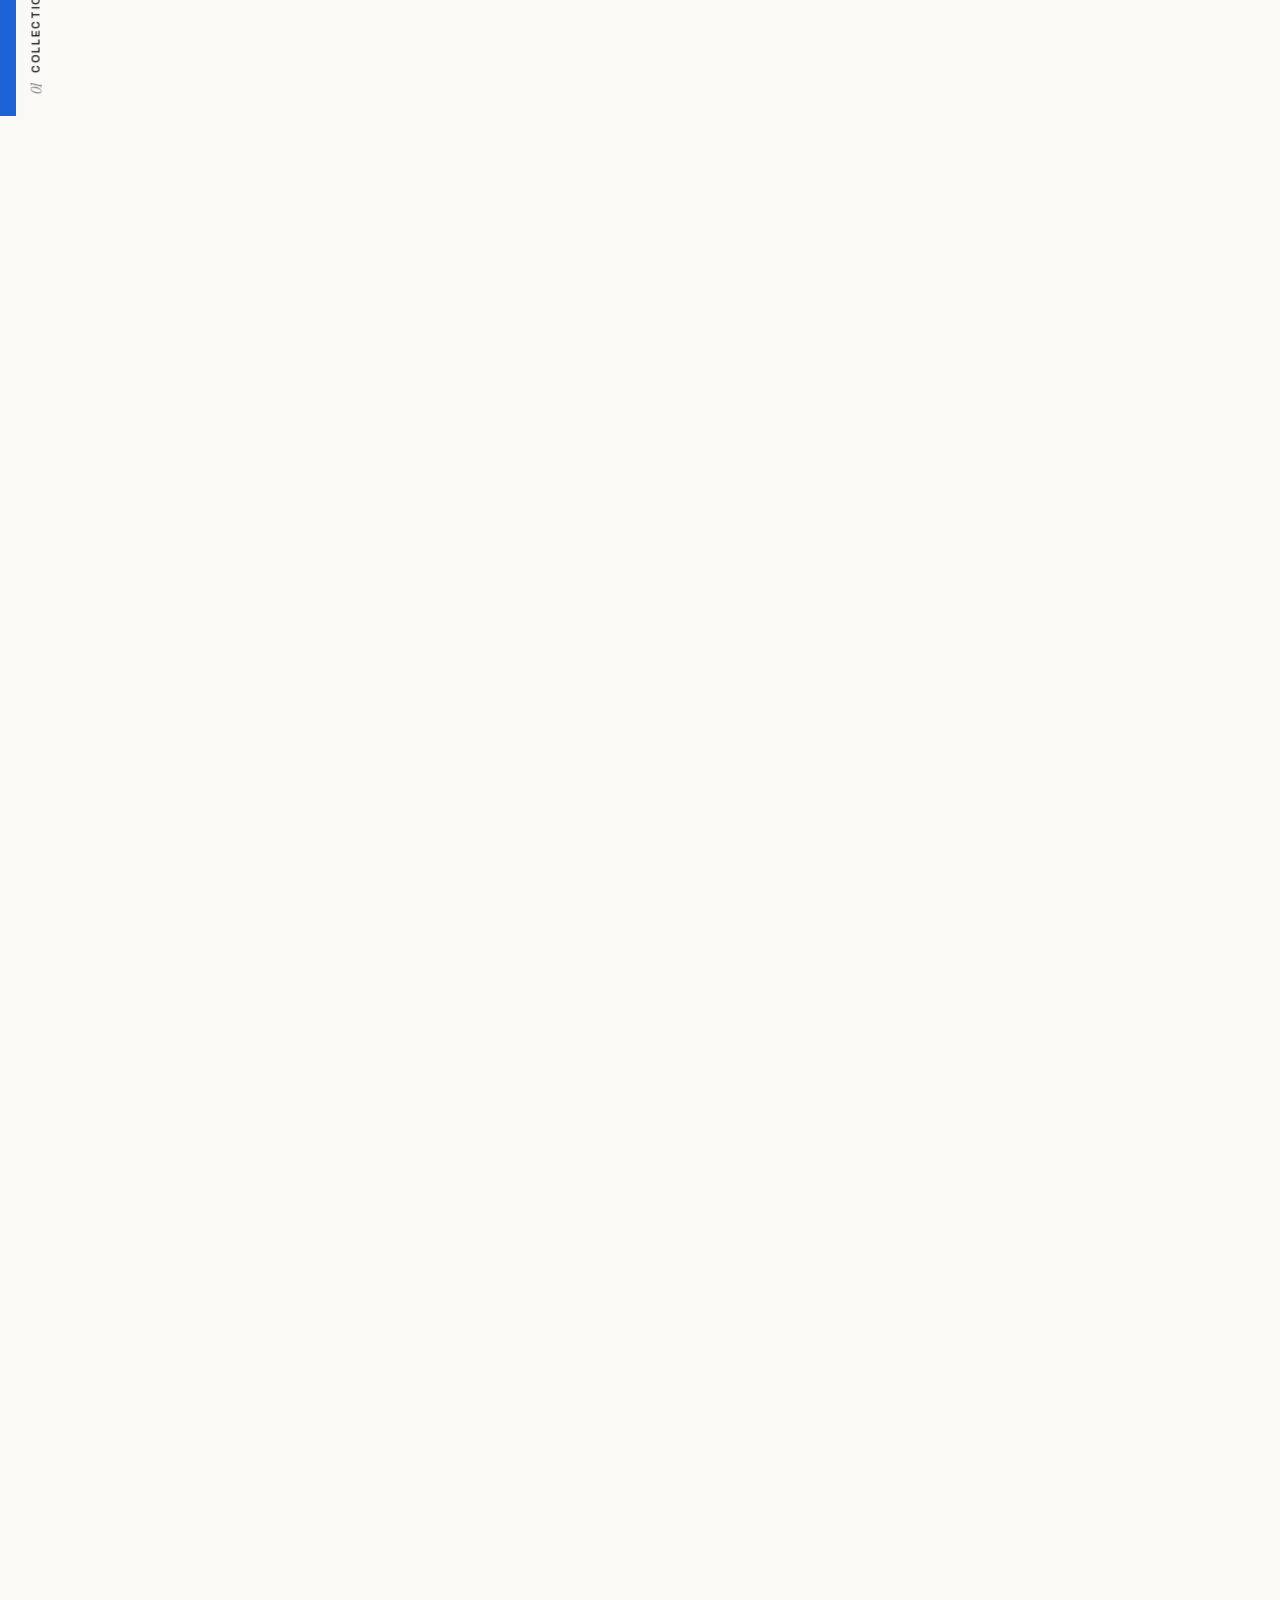
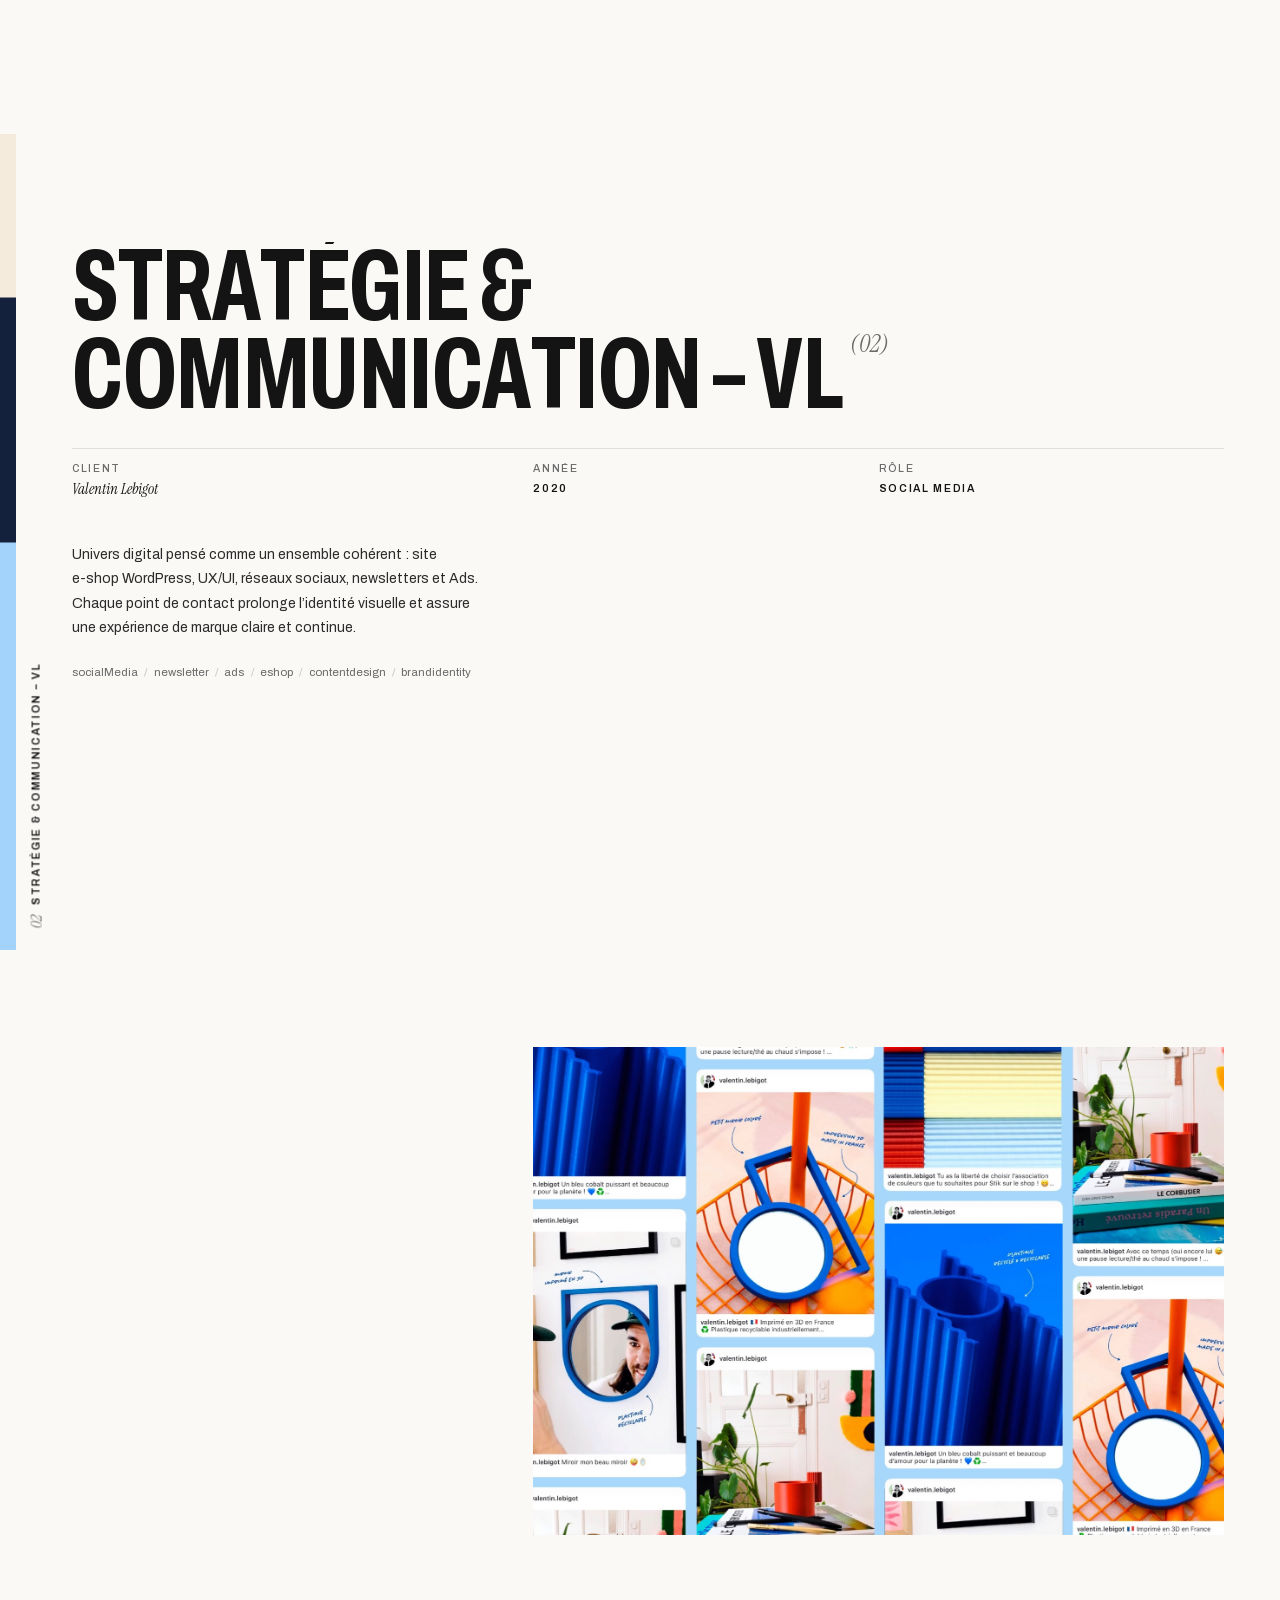
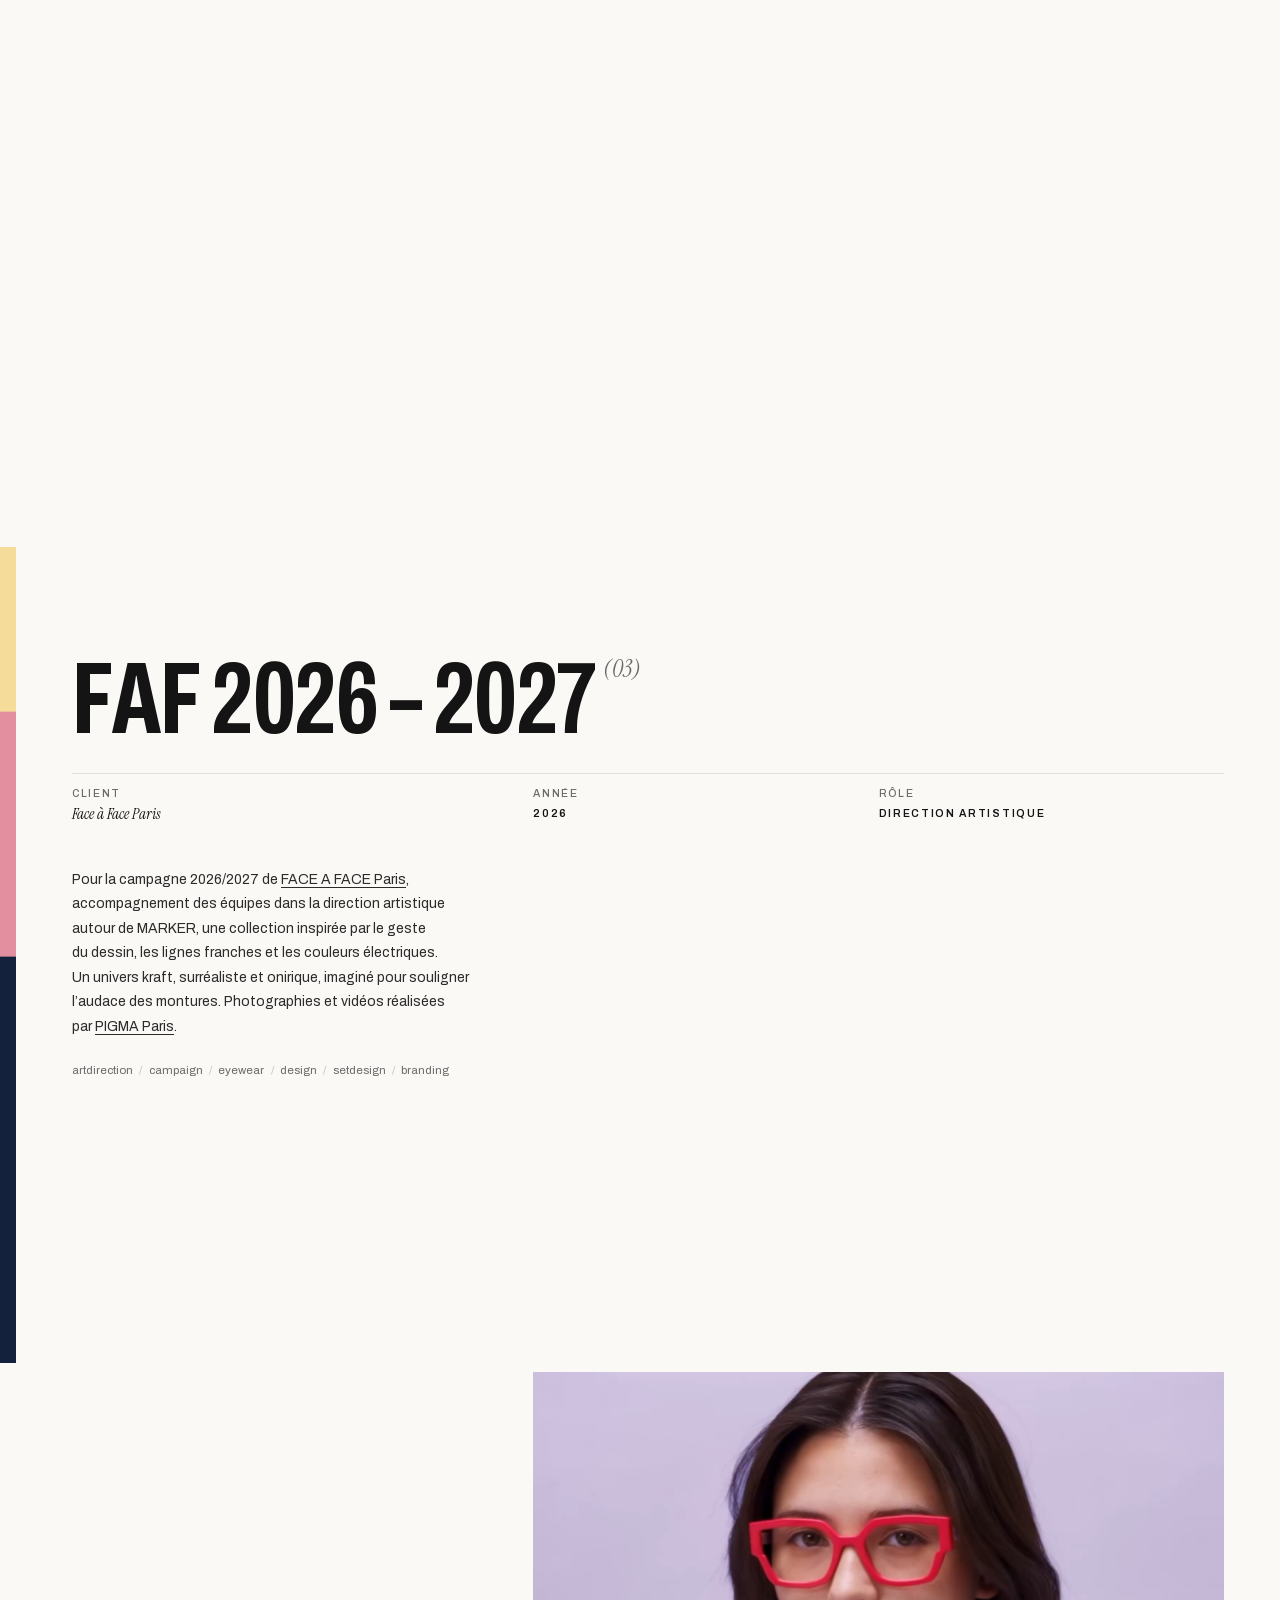
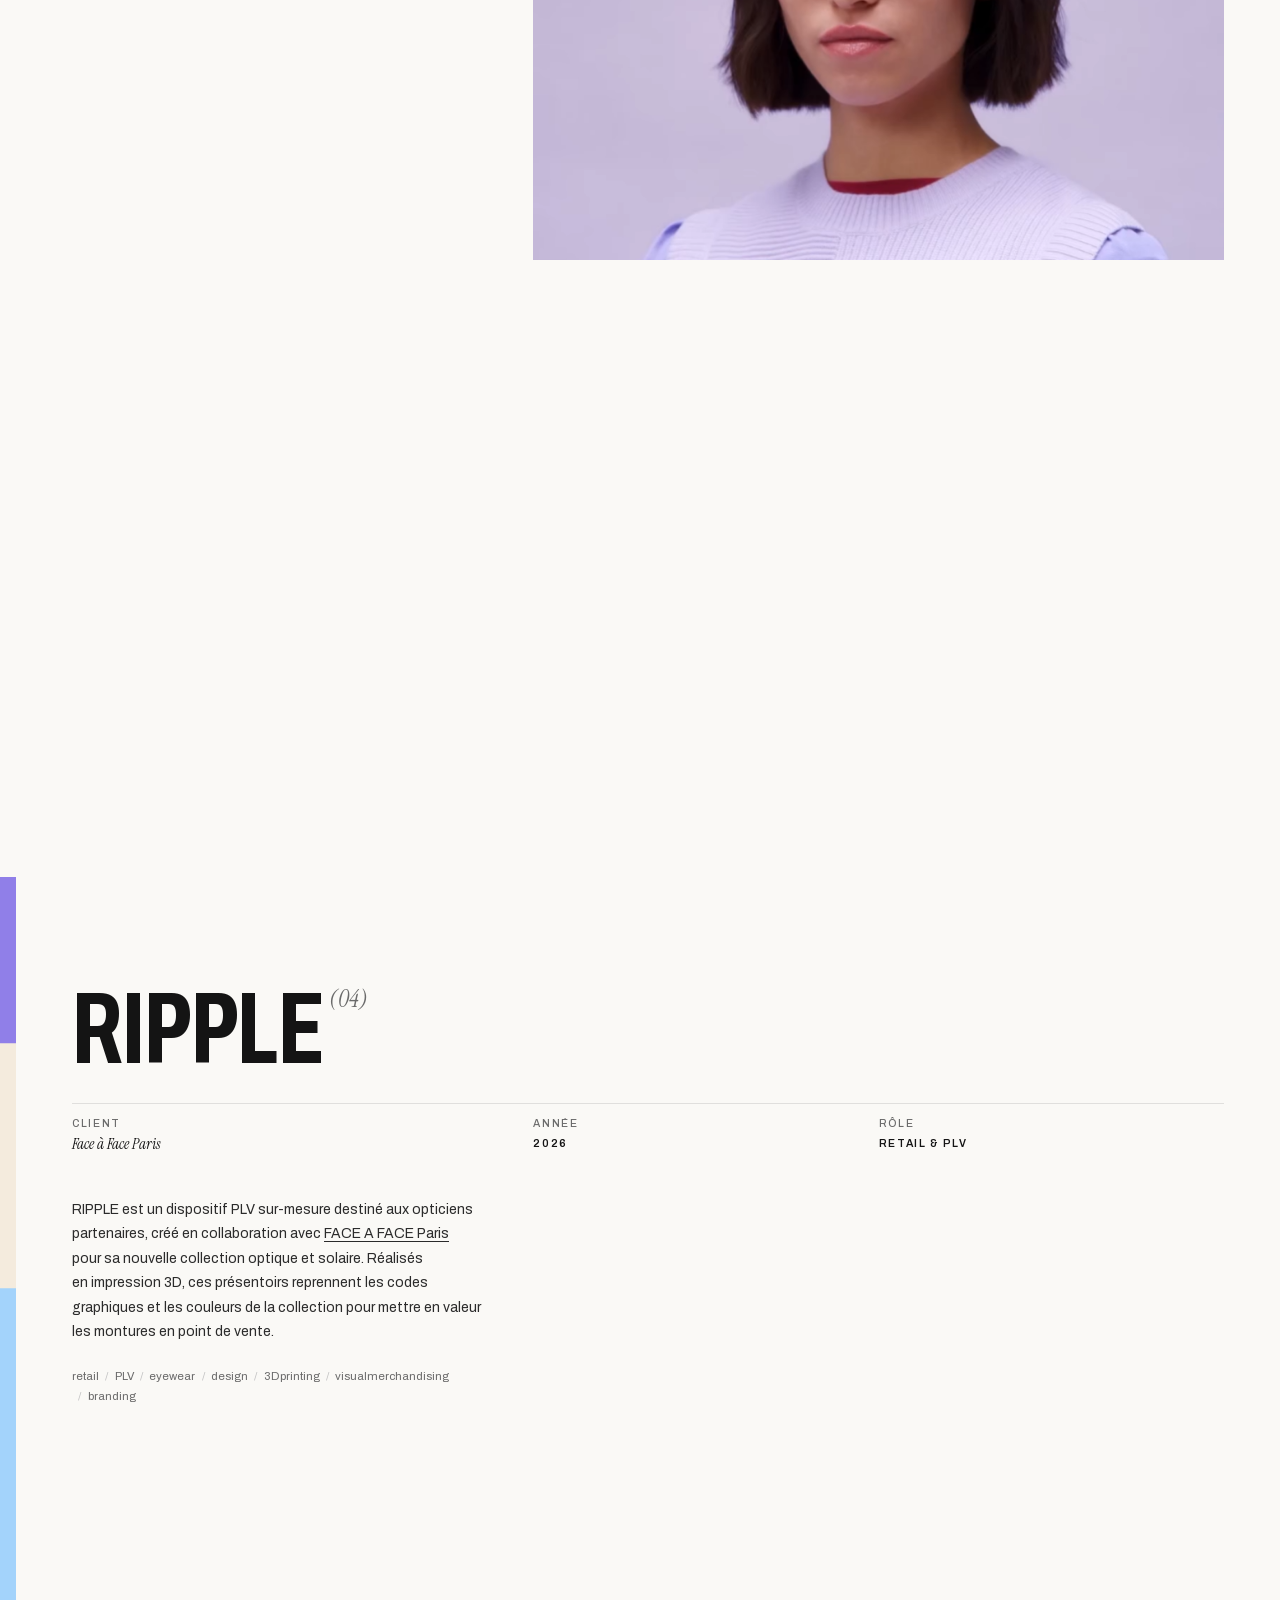
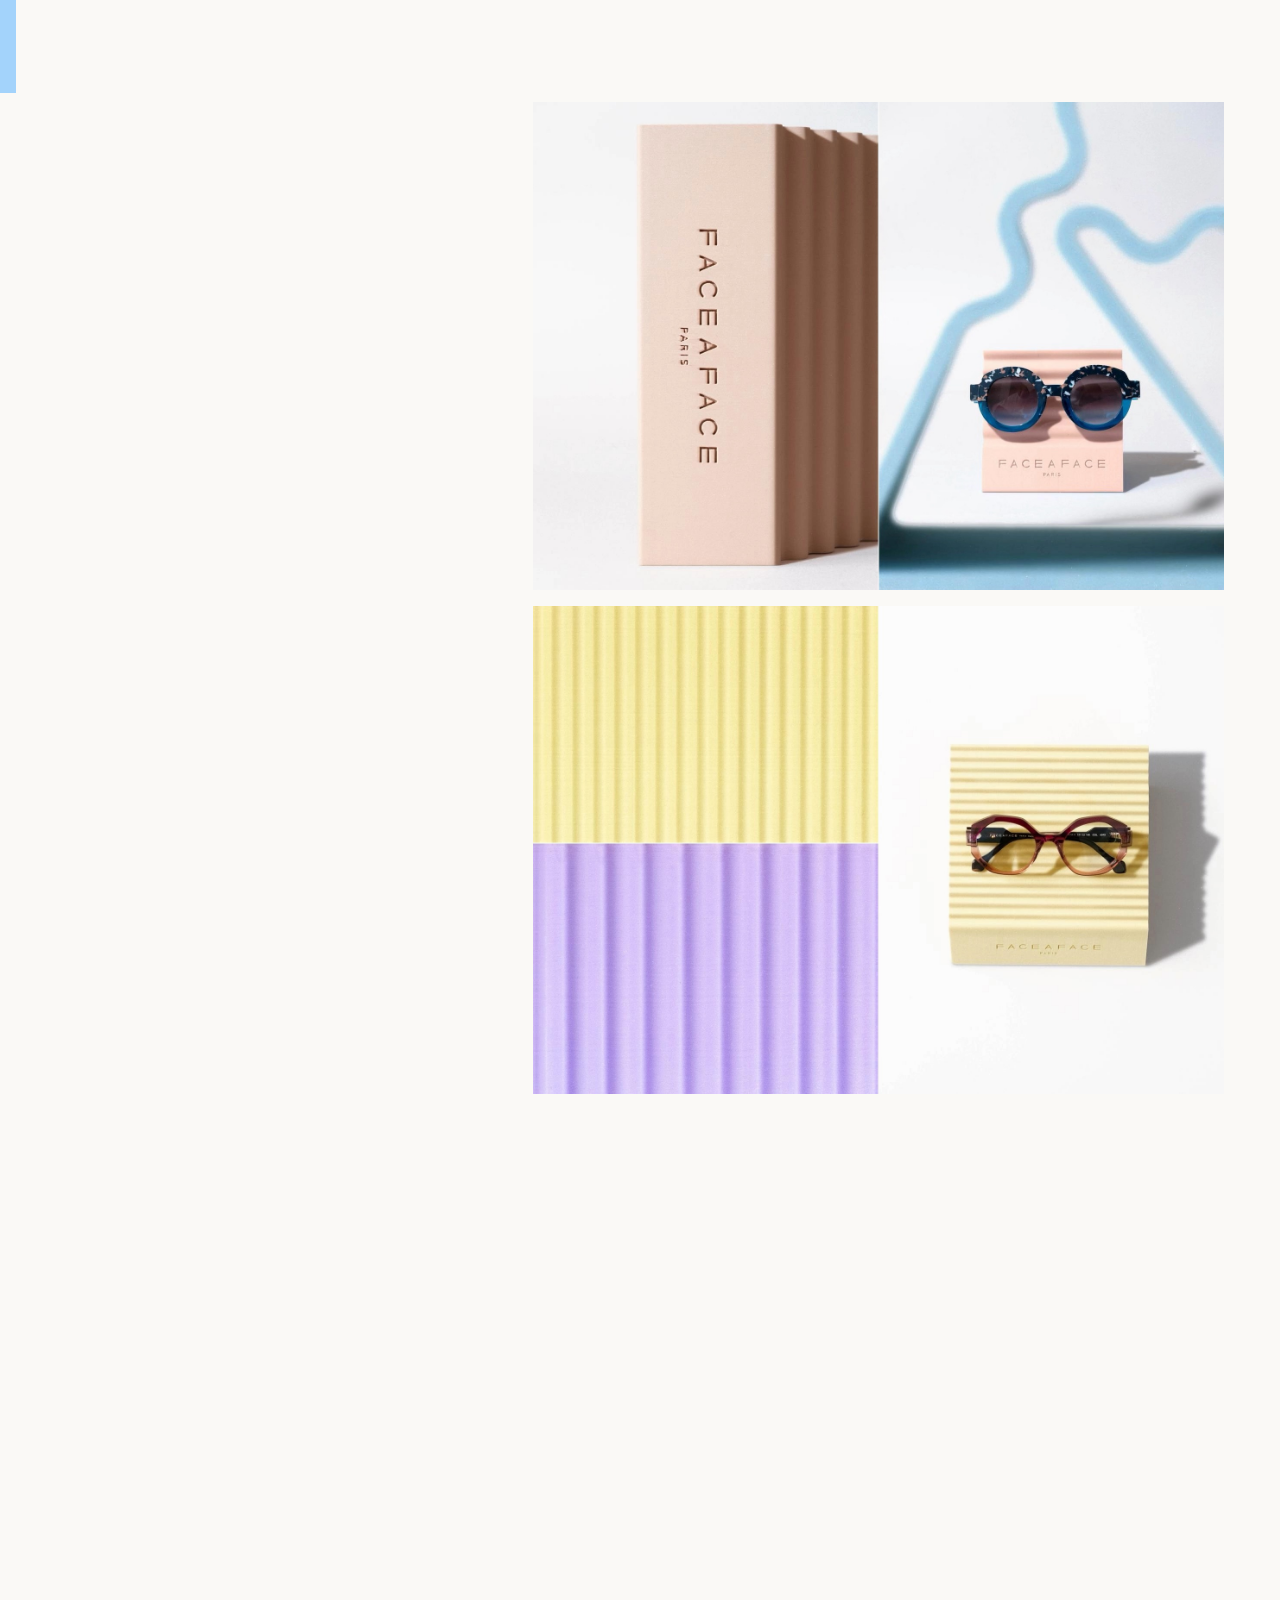
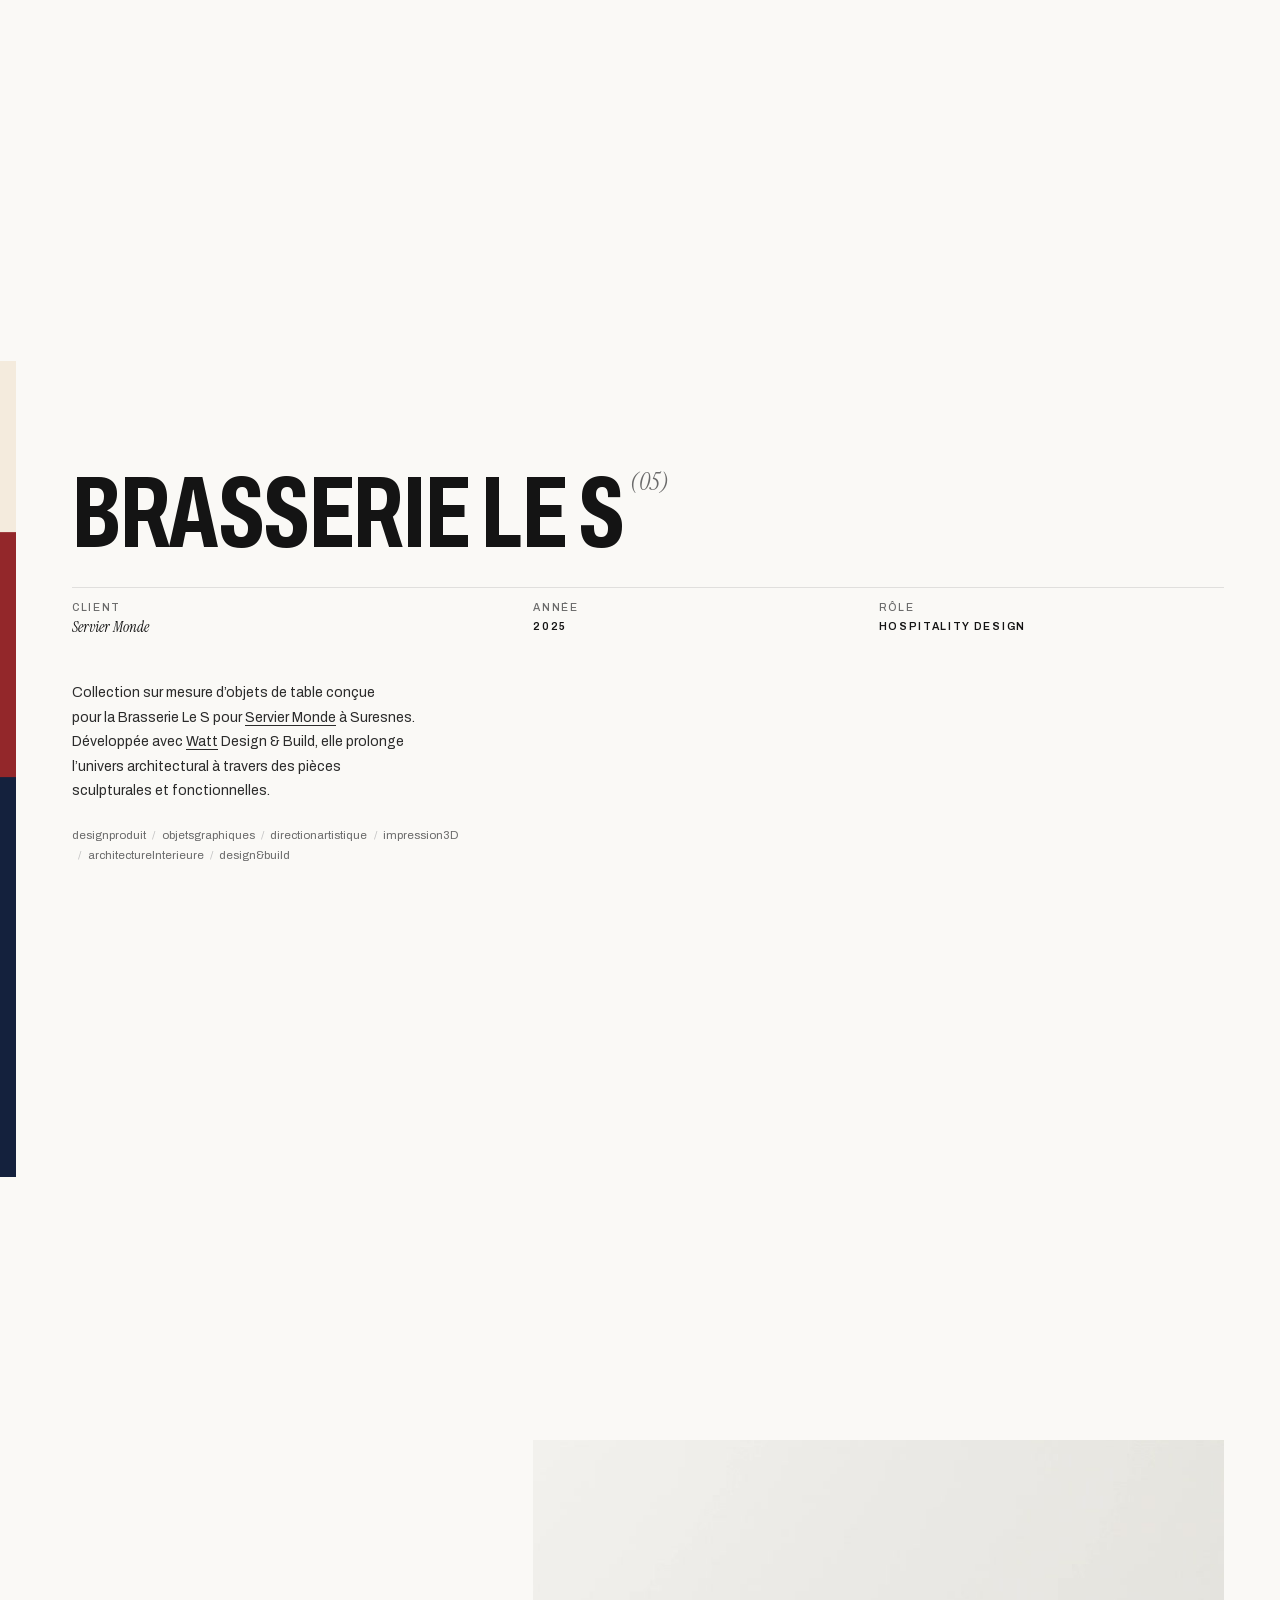
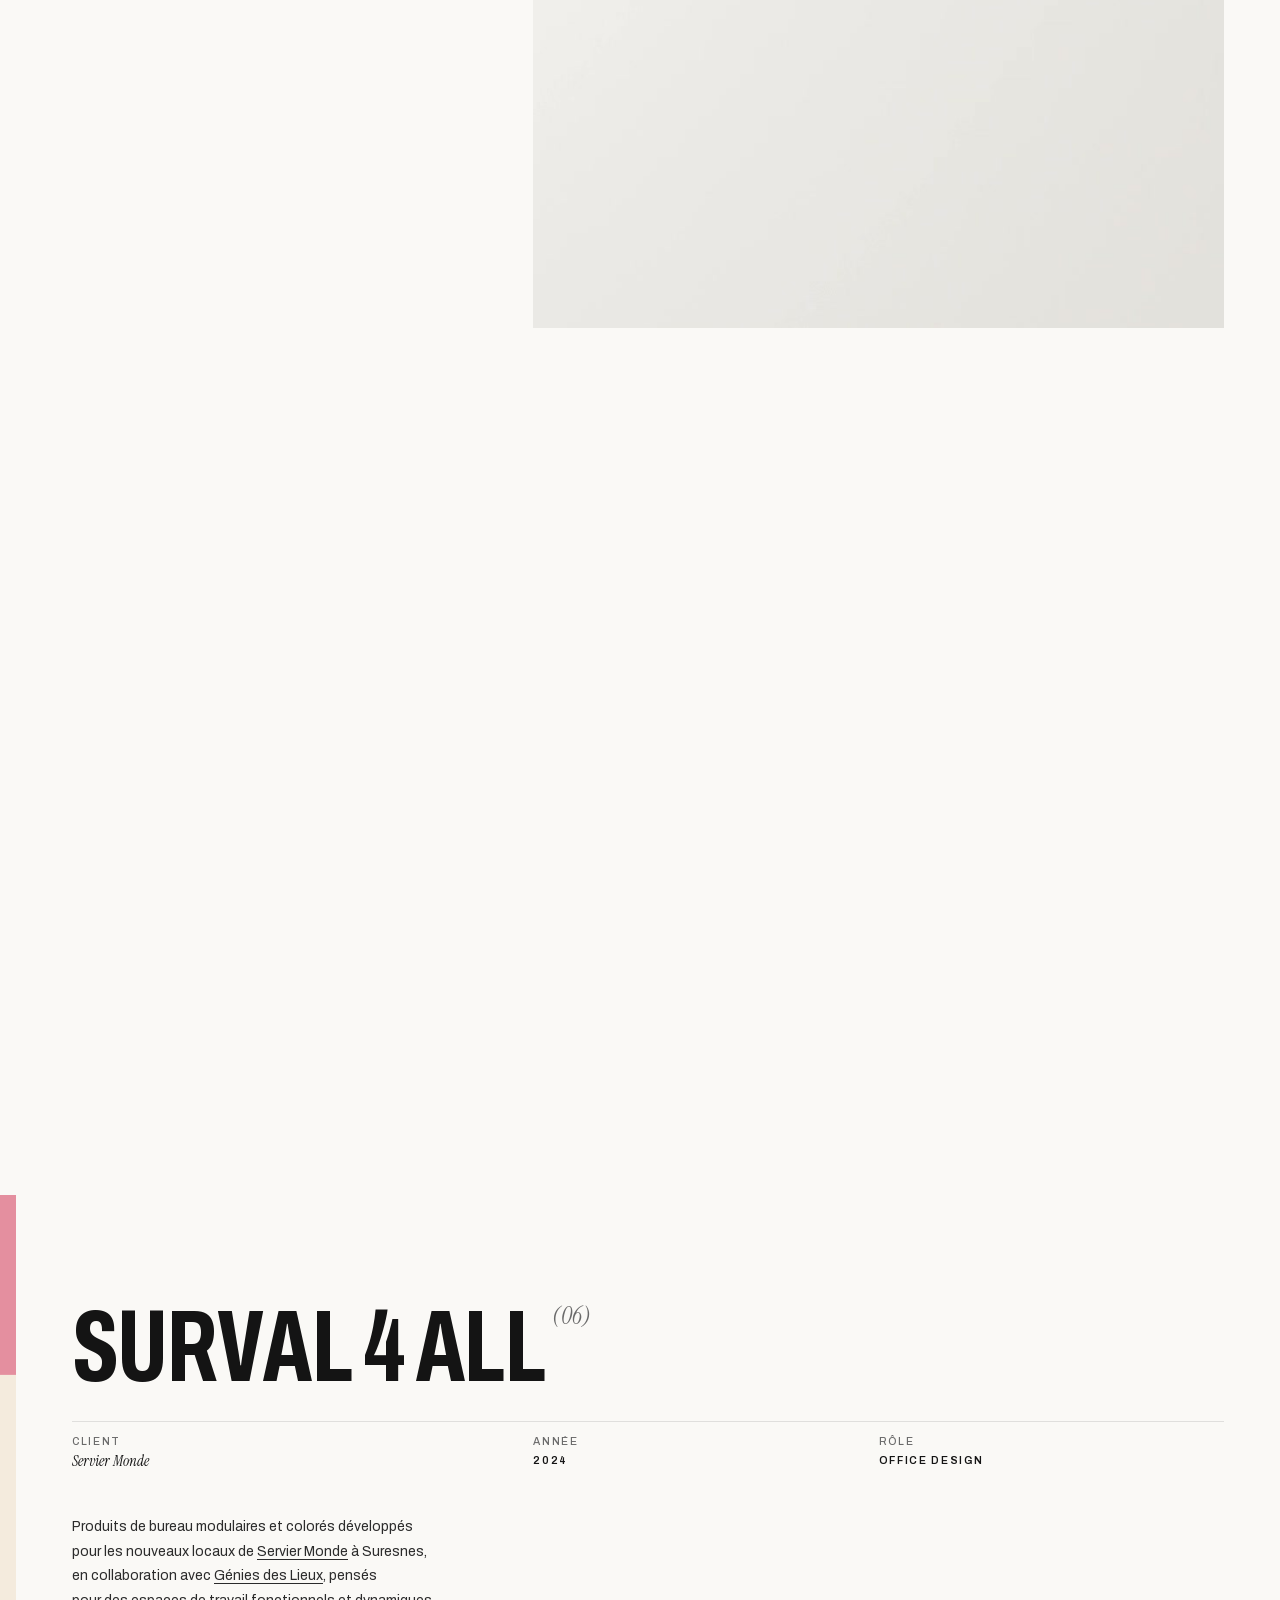
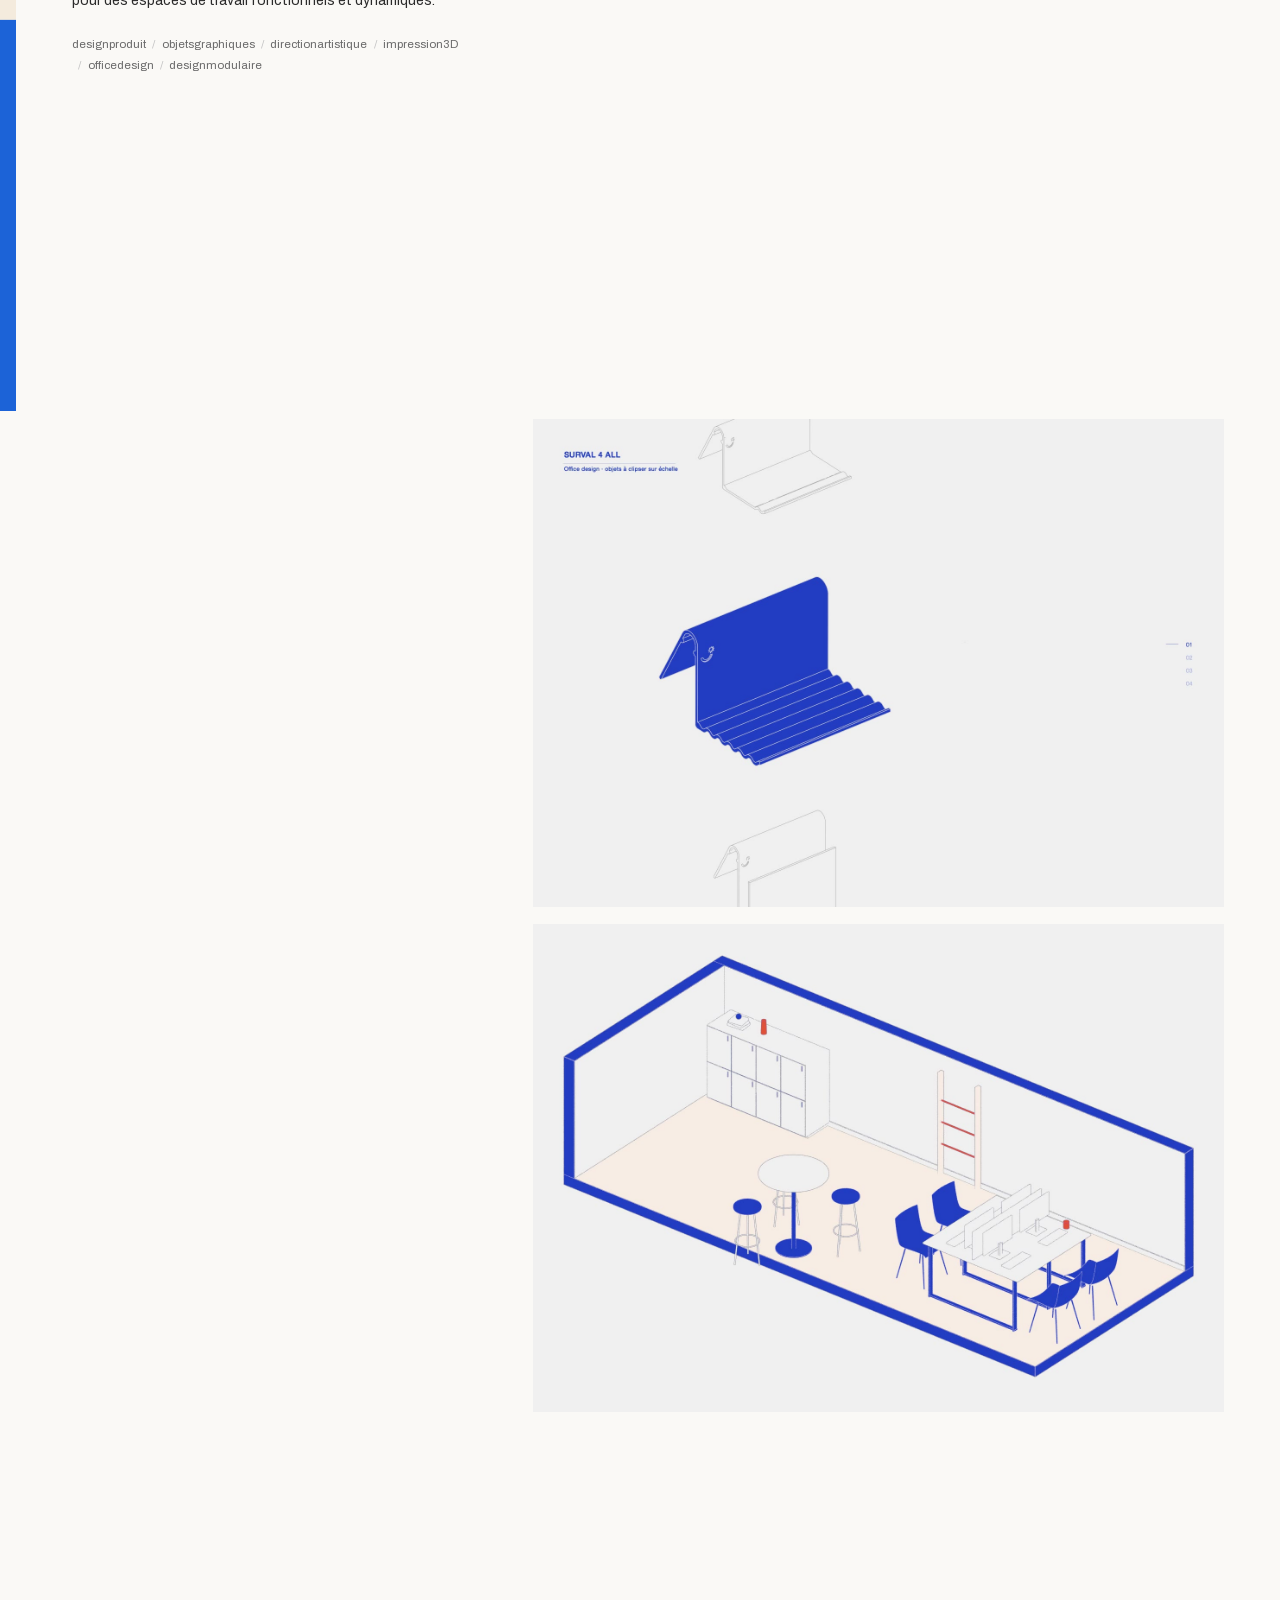
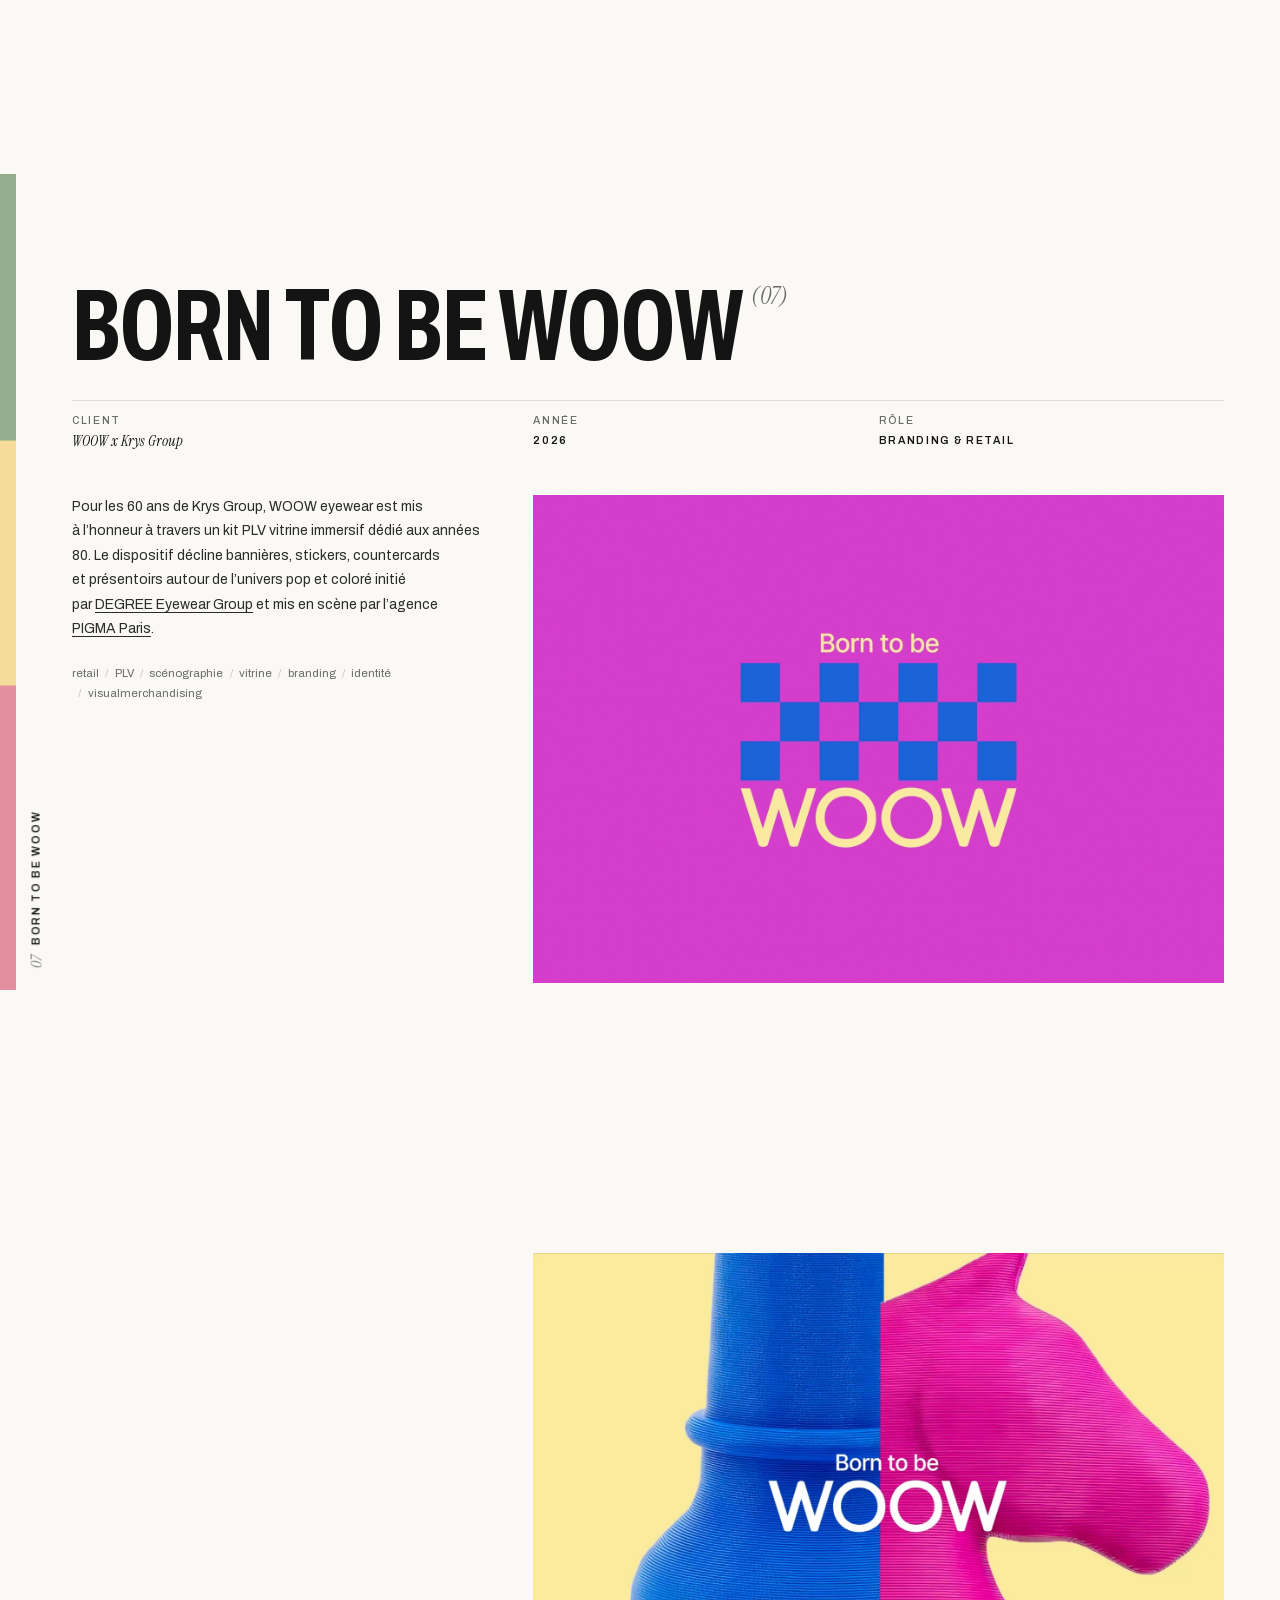
<file: a-propos/index.html>
<!DOCTYPE html>
<html lang="fr">
<head>
  <meta charset="UTF-8">
  <title>À propos — Valentin Lebigot</title>
  <!-- Ancienne page Cargo /a-propos : redirige vers la section À propos -->
  <meta http-equiv="refresh" content="0; url=../#a-propos">
  <link rel="canonical" href="../#a-propos">
  <meta name="robots" content="noindex">
  <script>location.replace('../#a-propos');</script>
</head>
<body>
  <p><a href="../#a-propos">À propos de Valentin Lebigot</a></p>
</body>
</html>
</file>
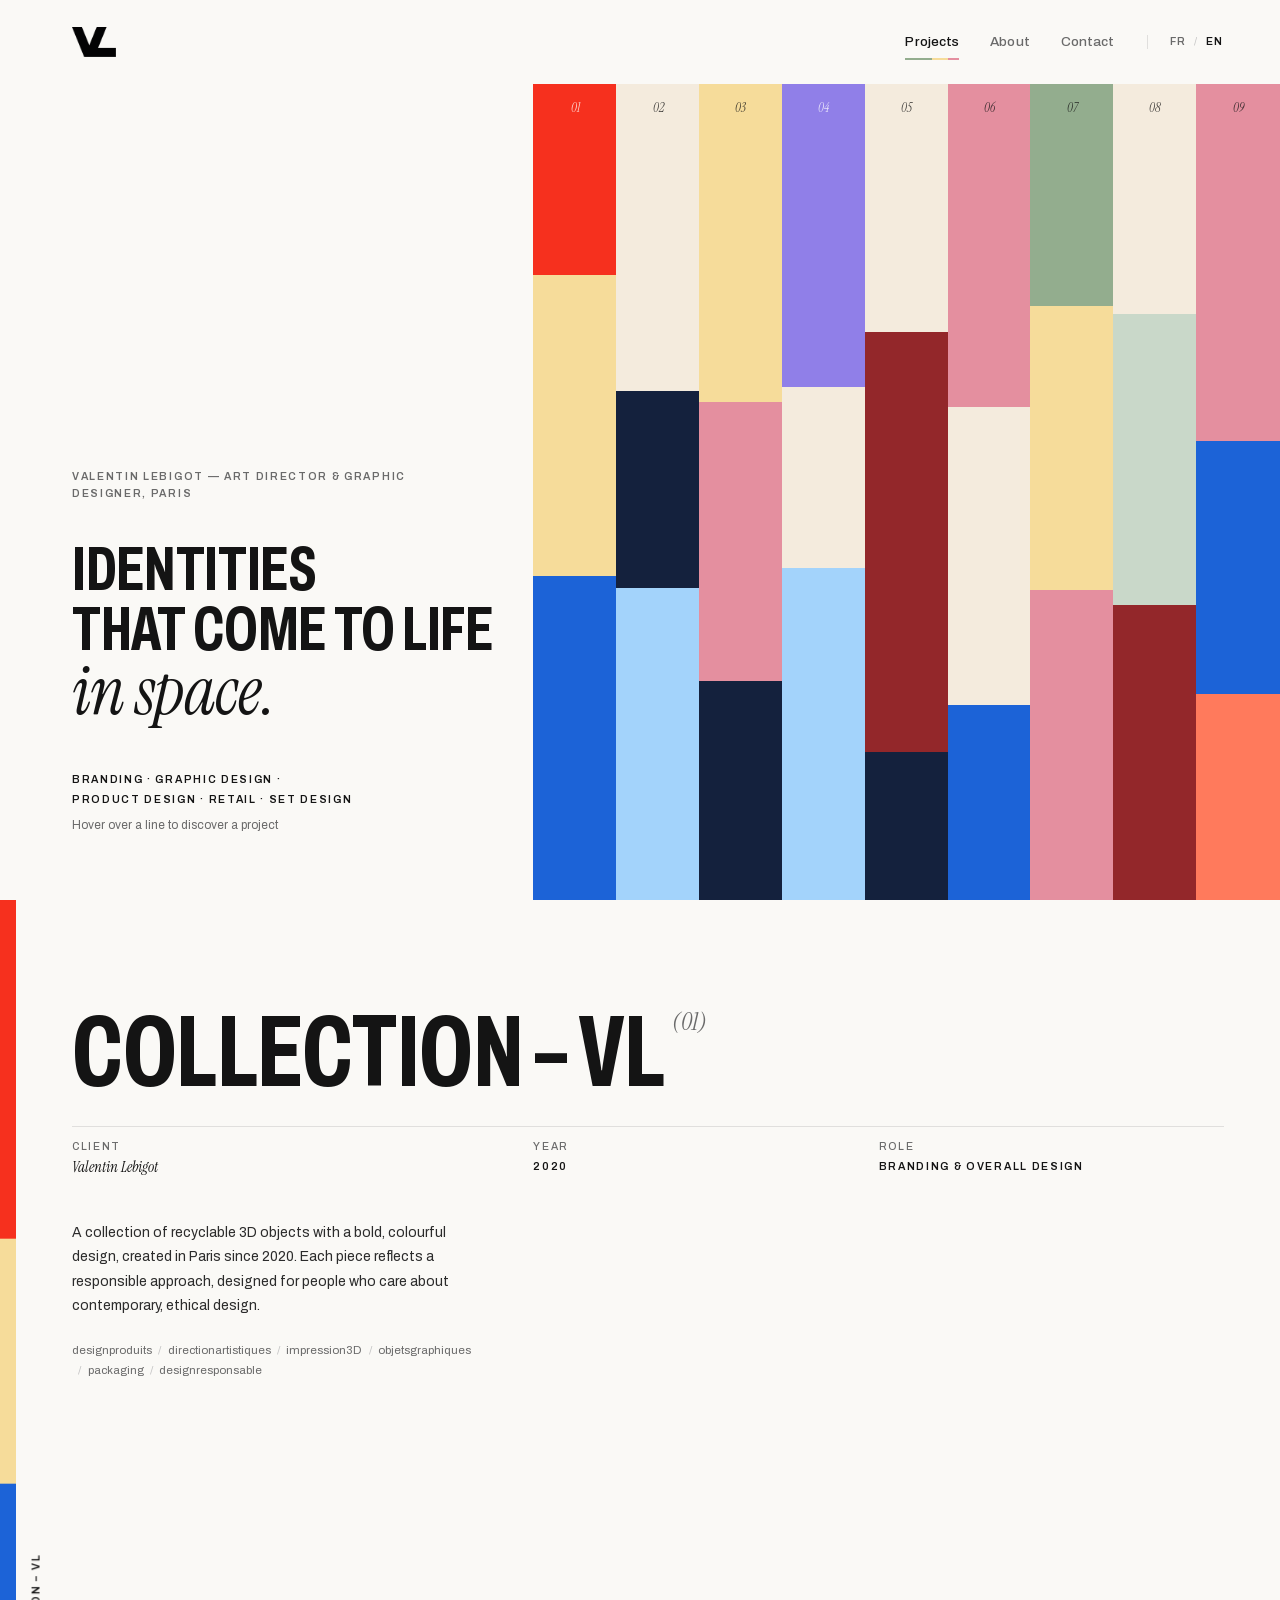
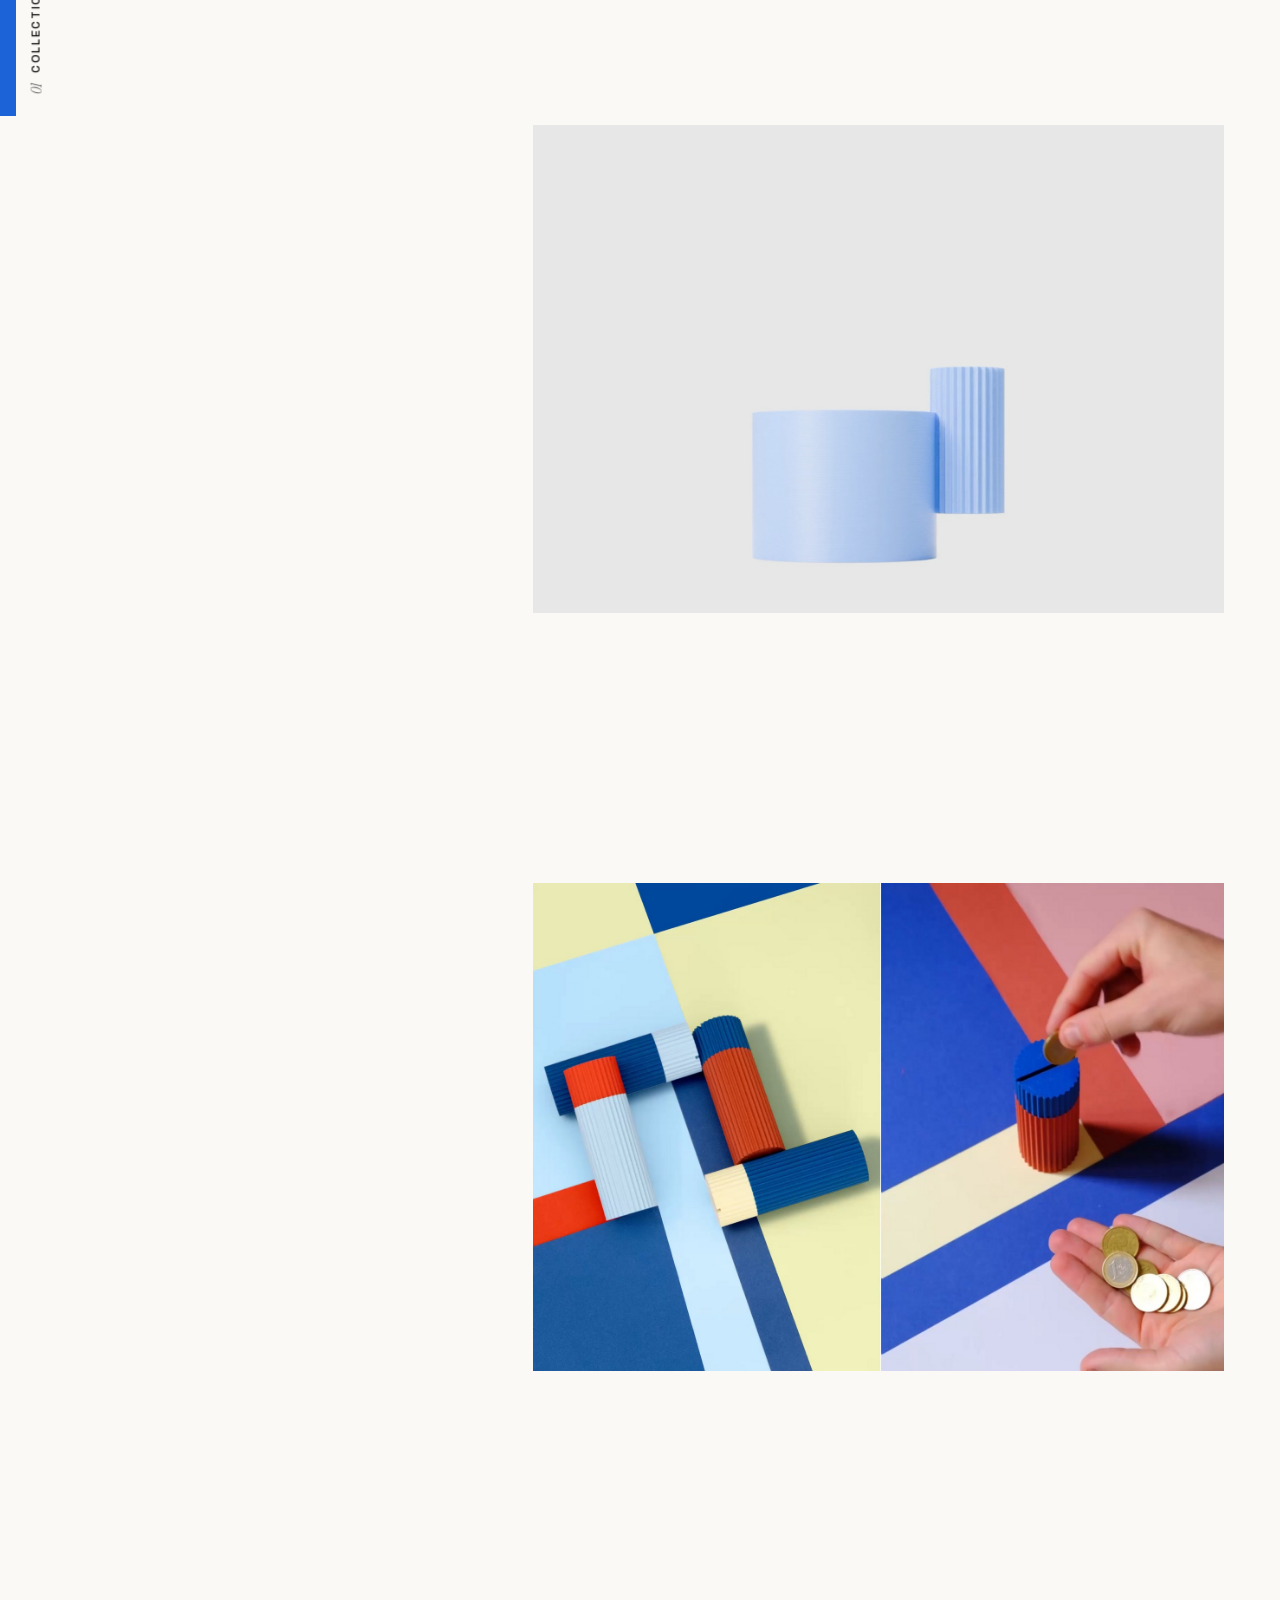
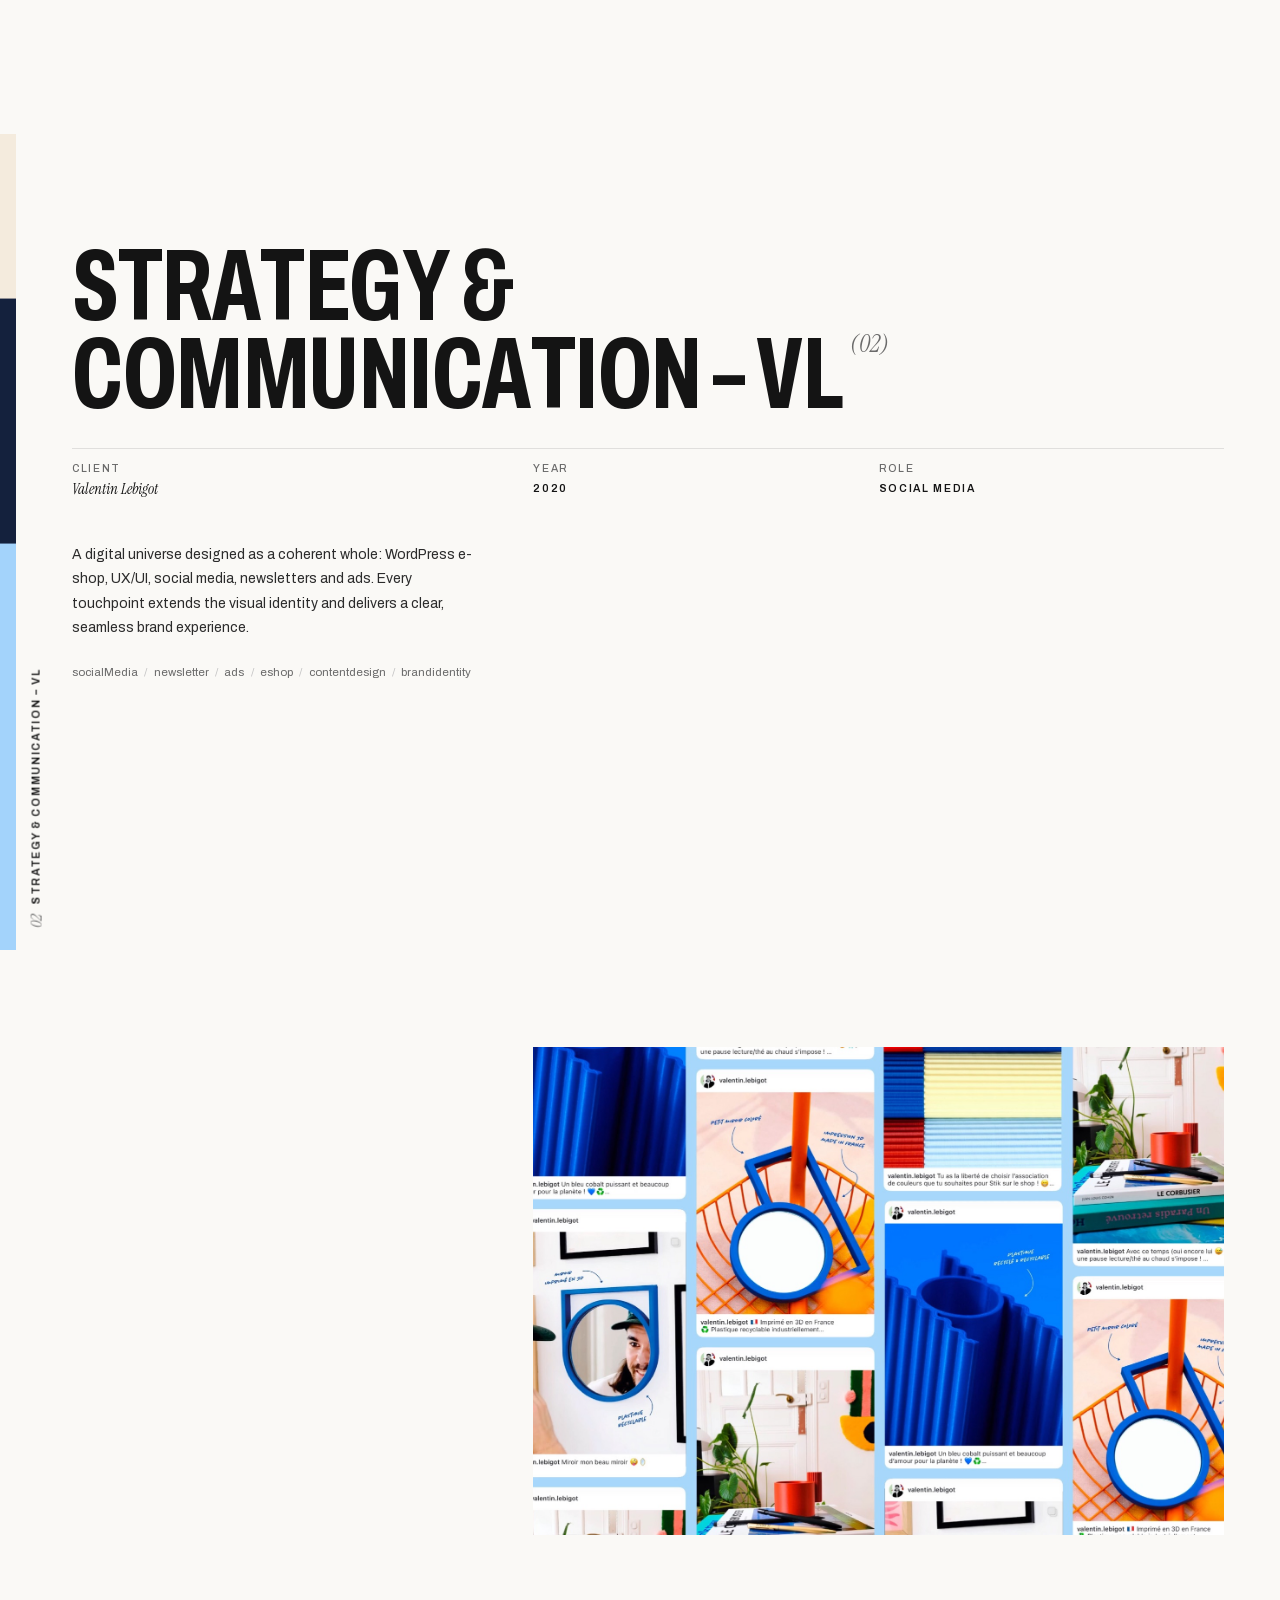
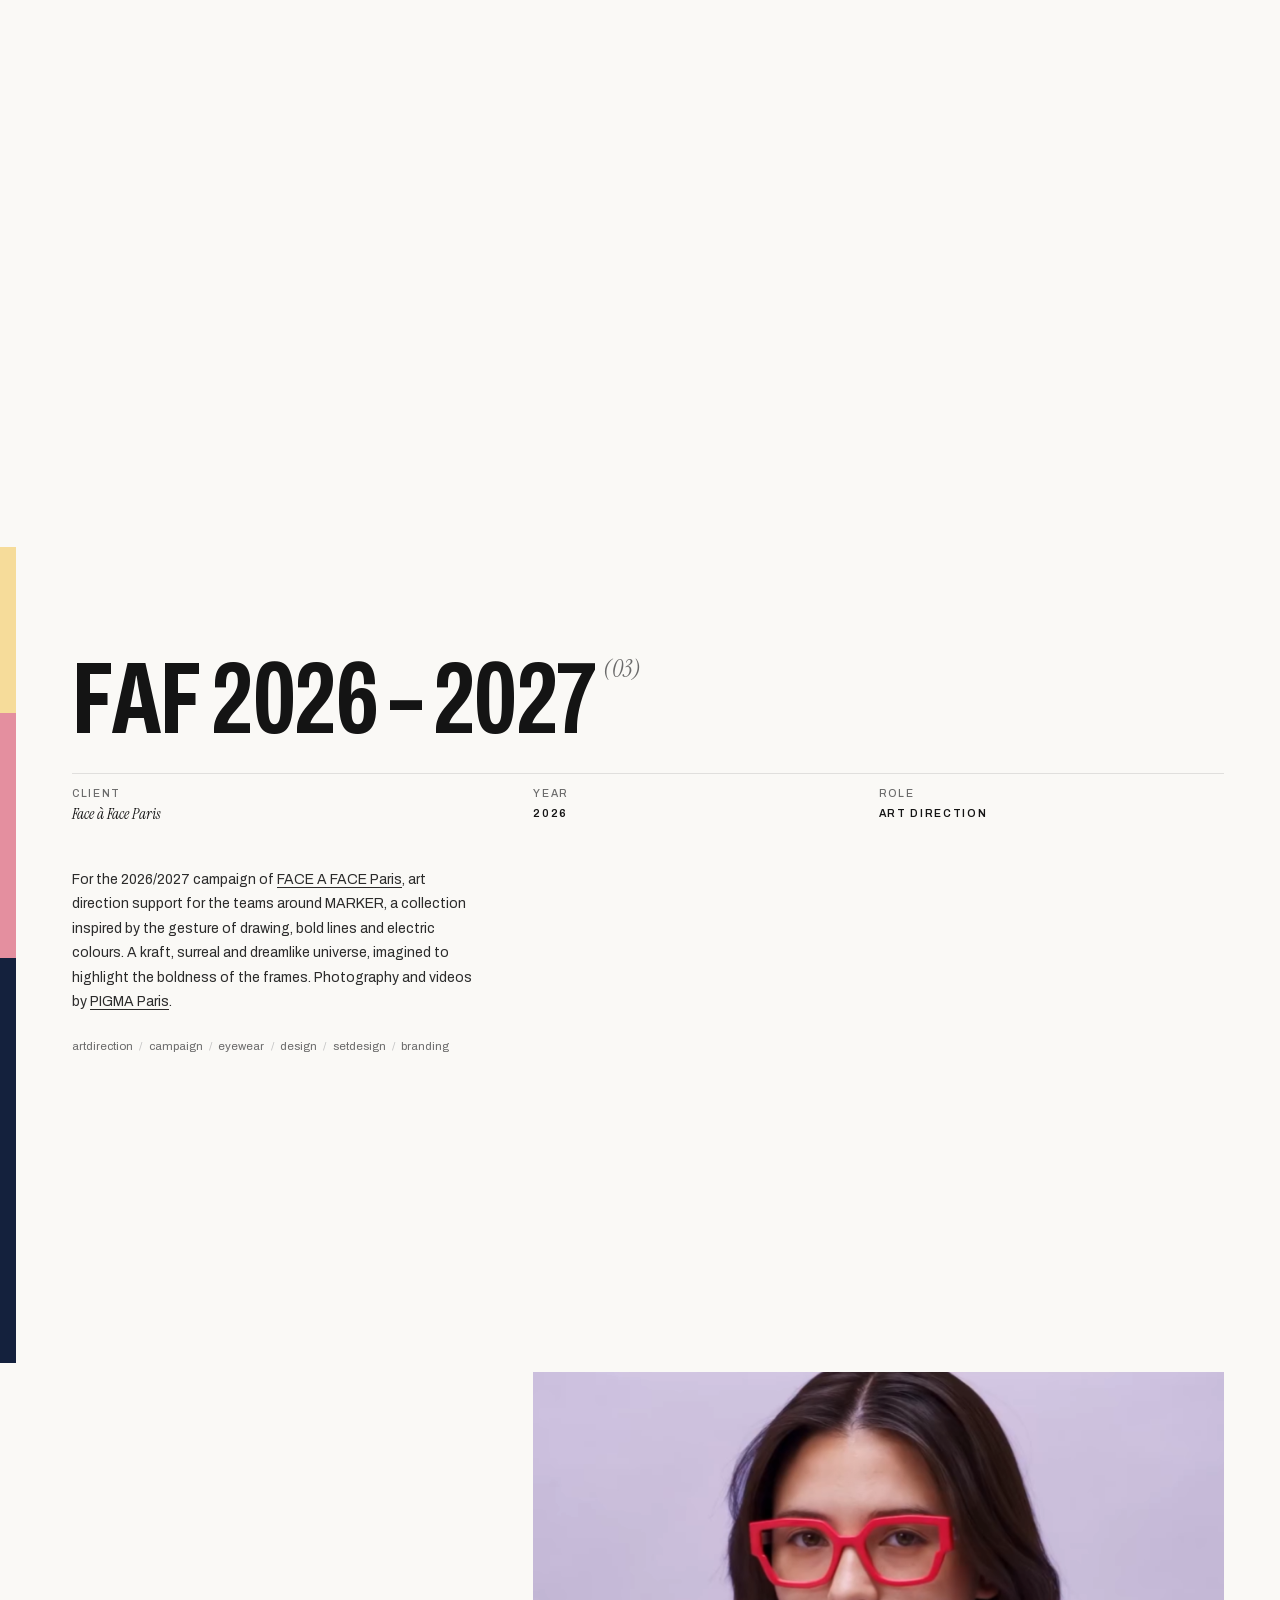
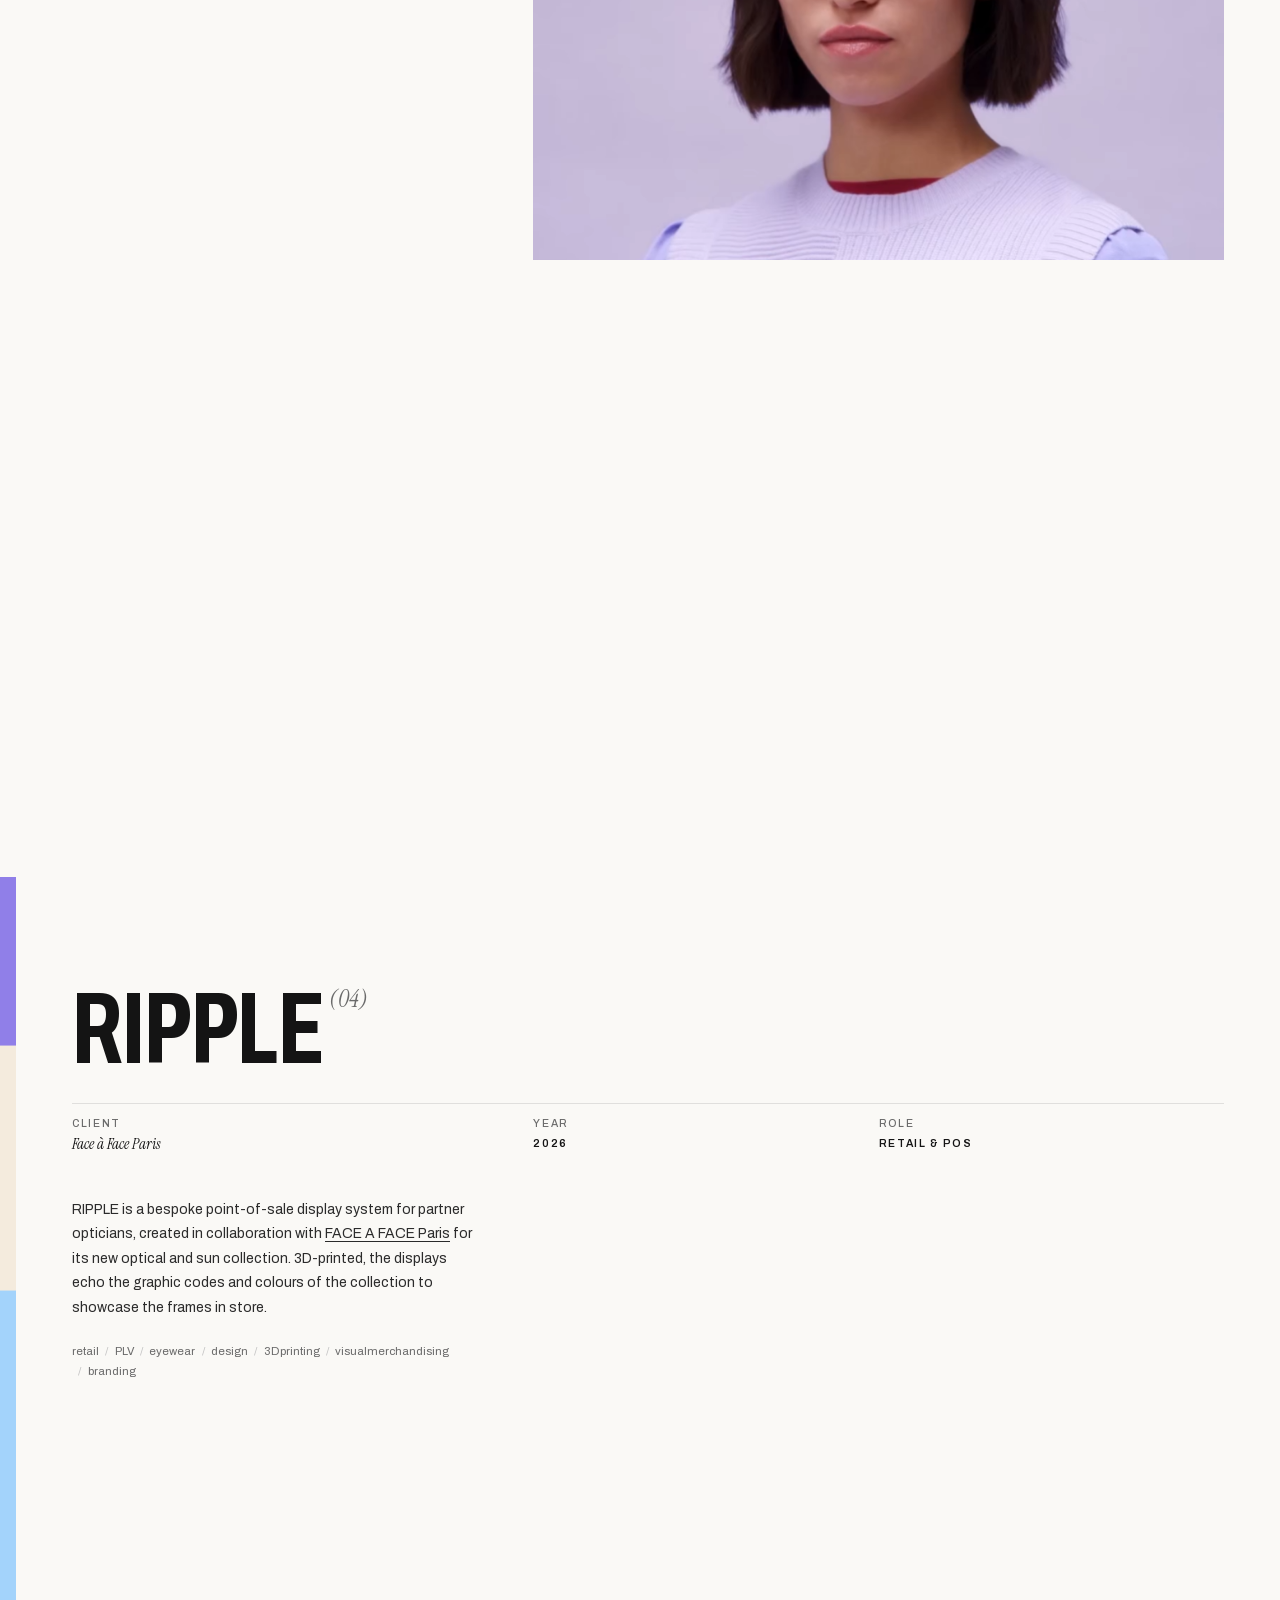
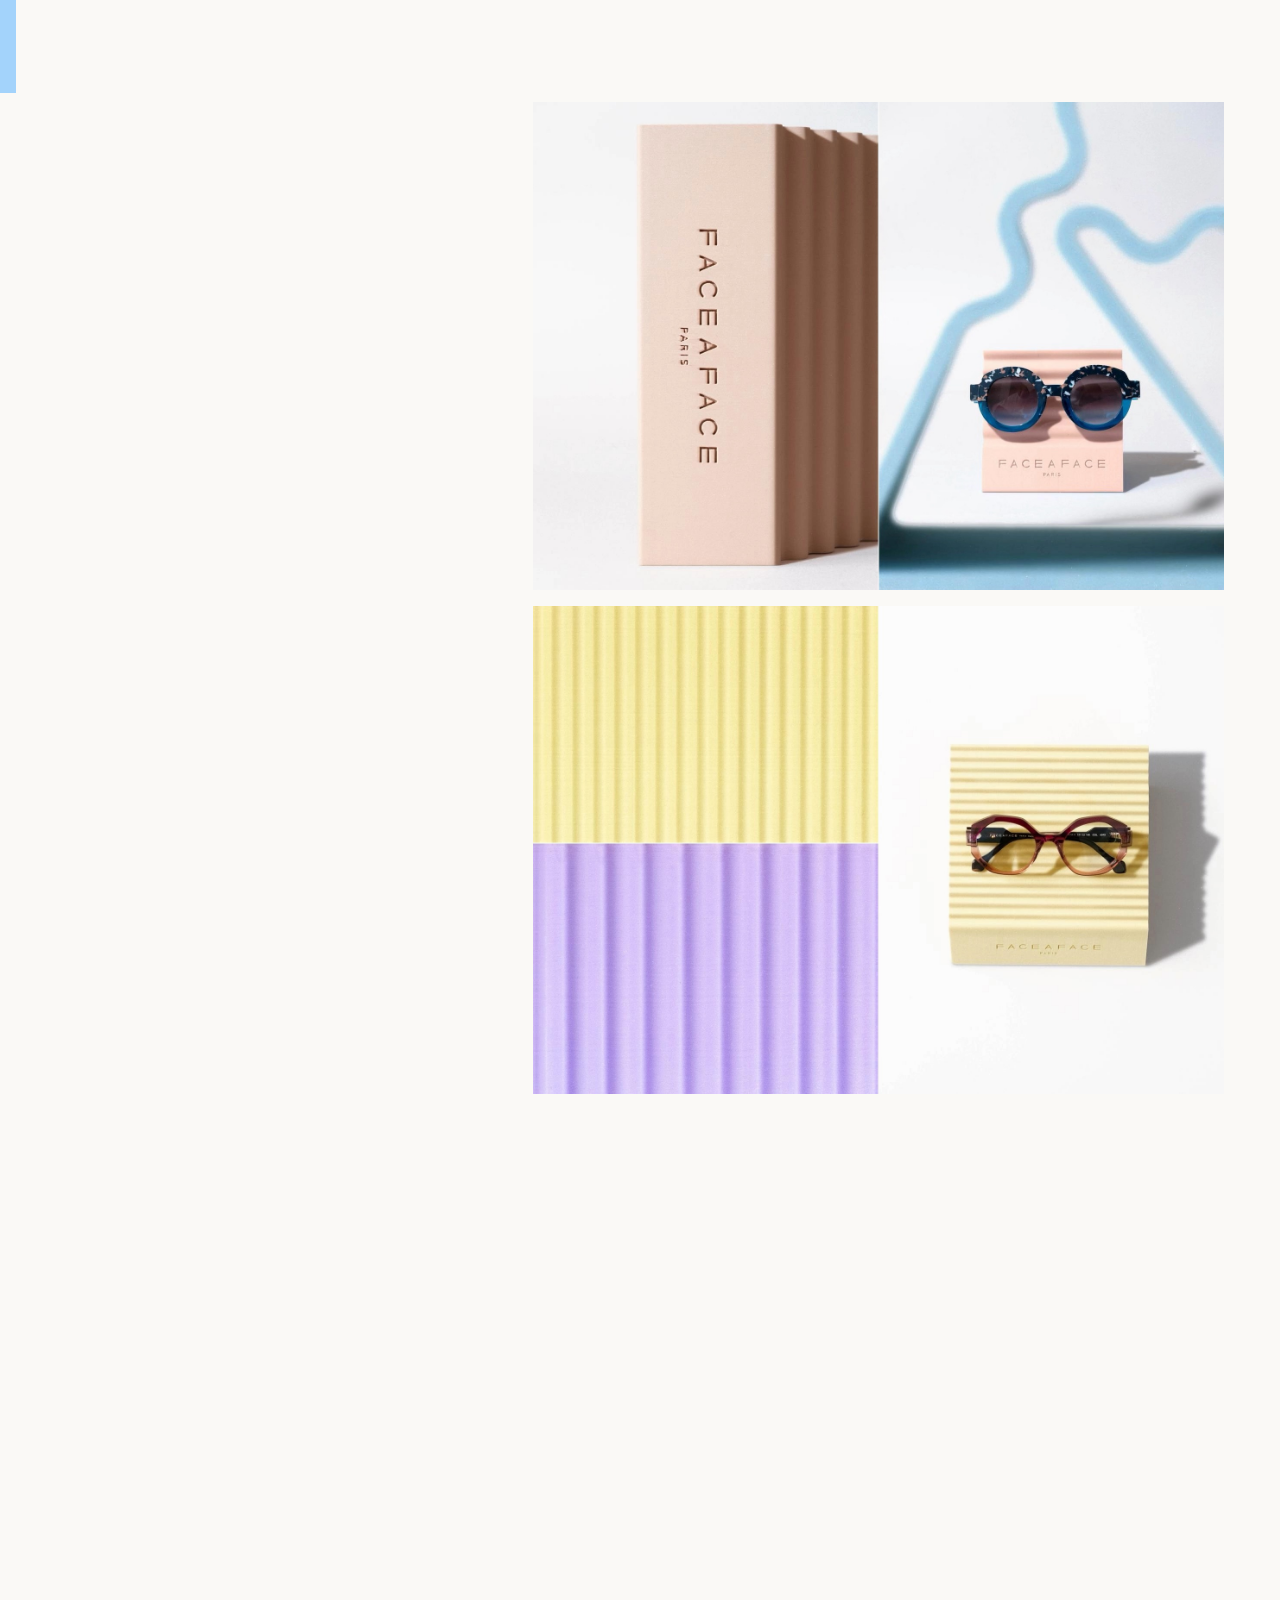
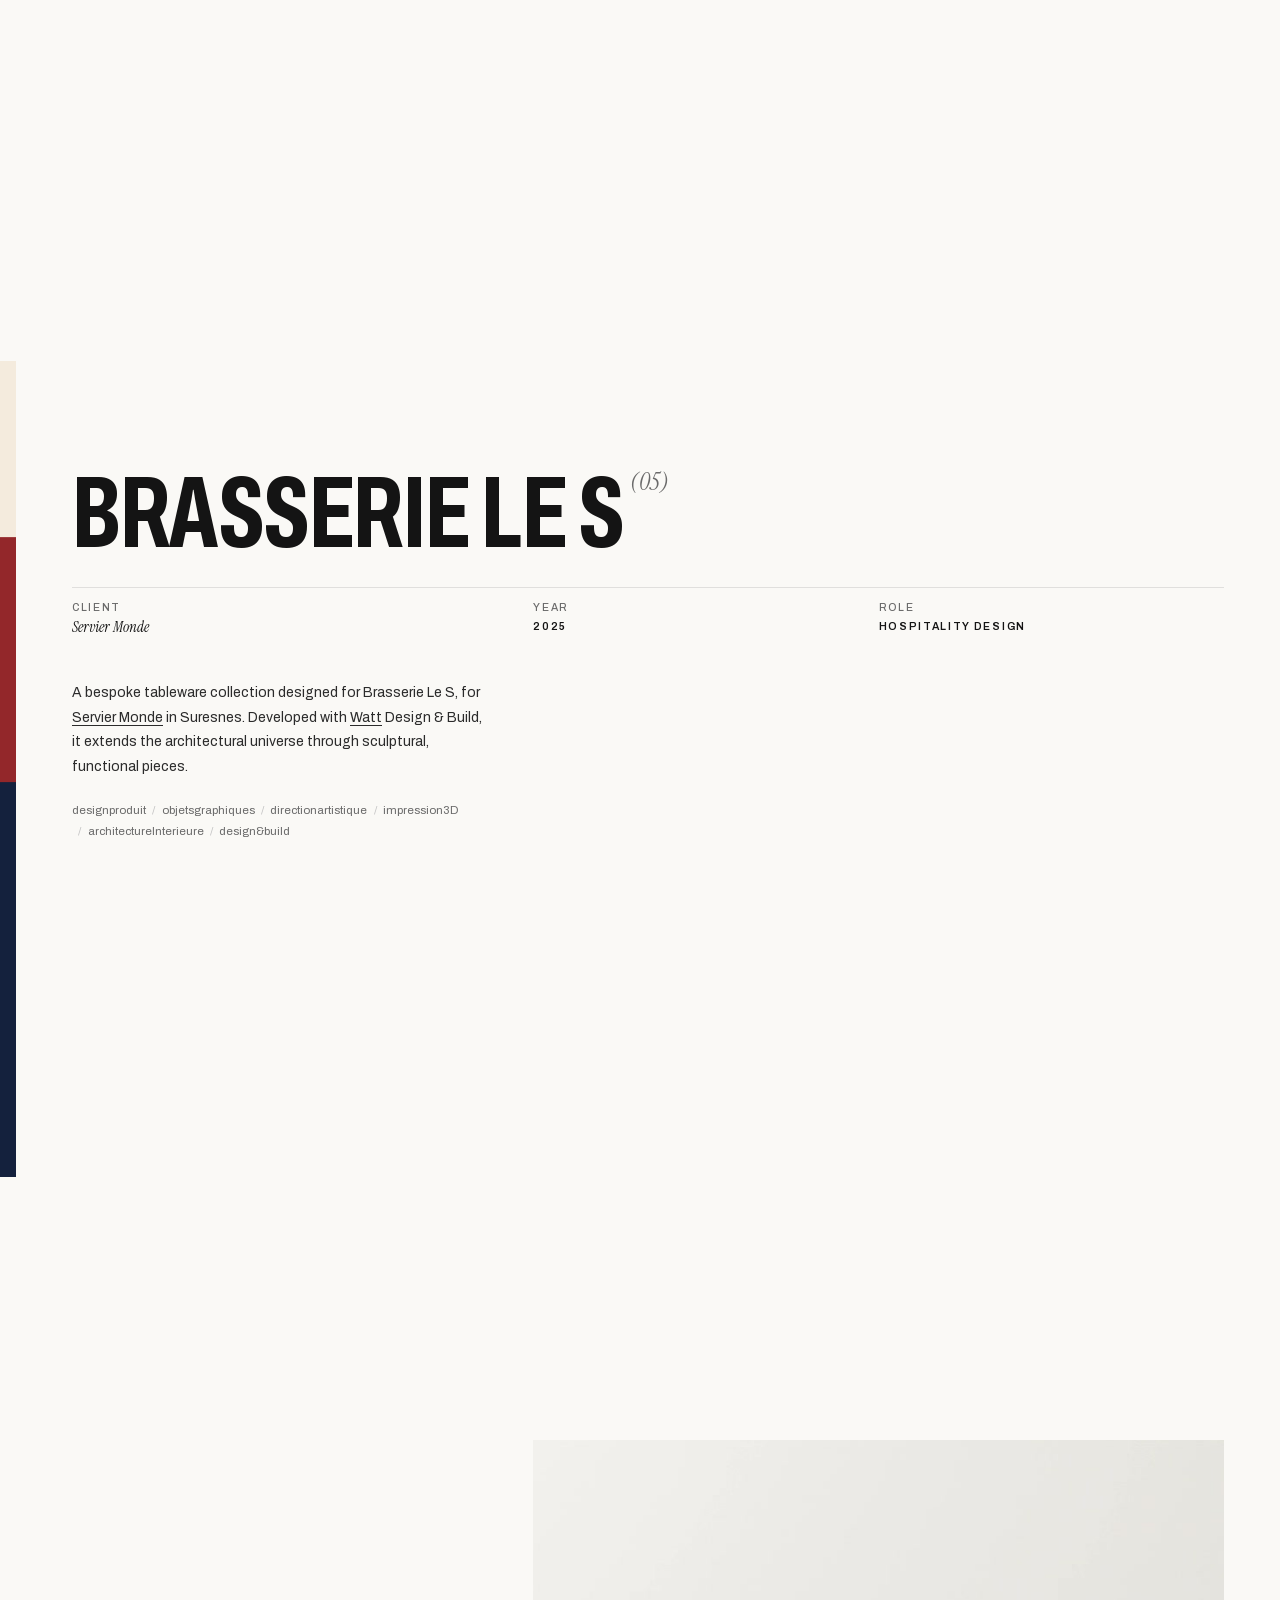
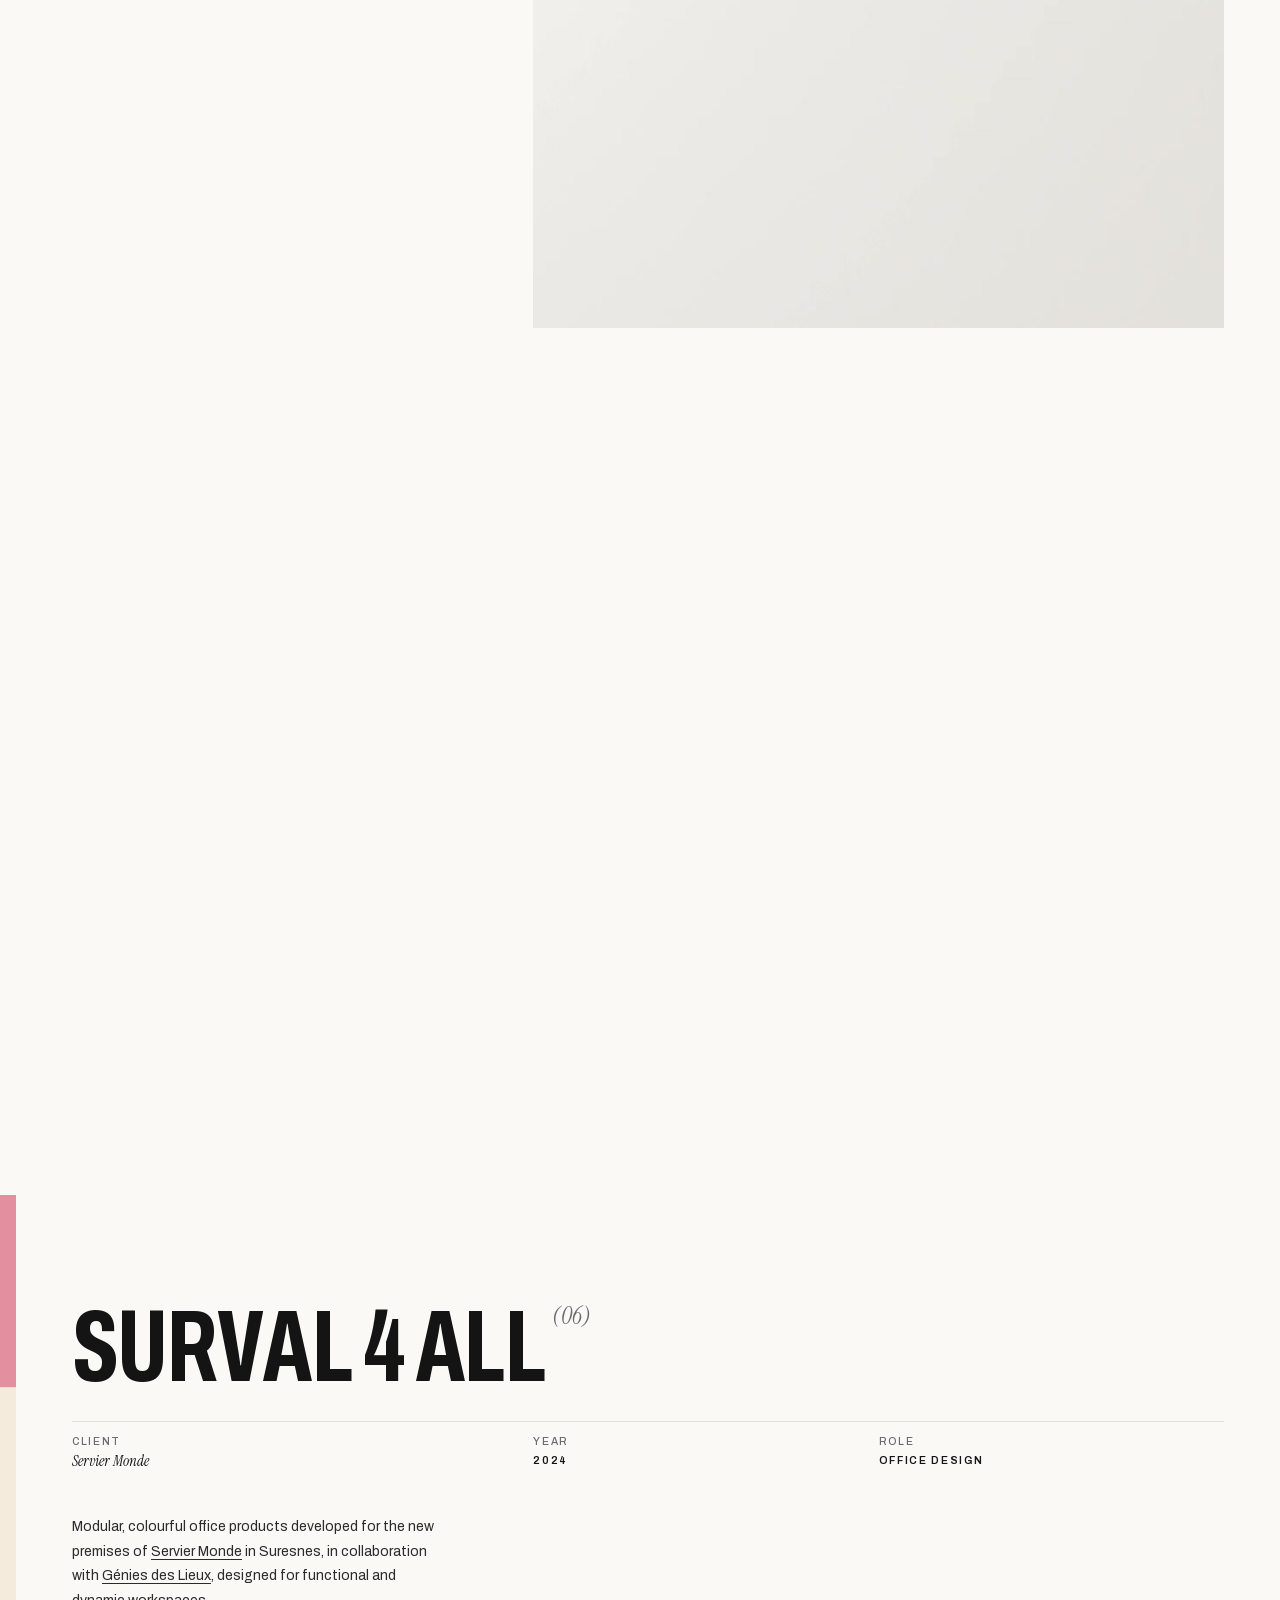
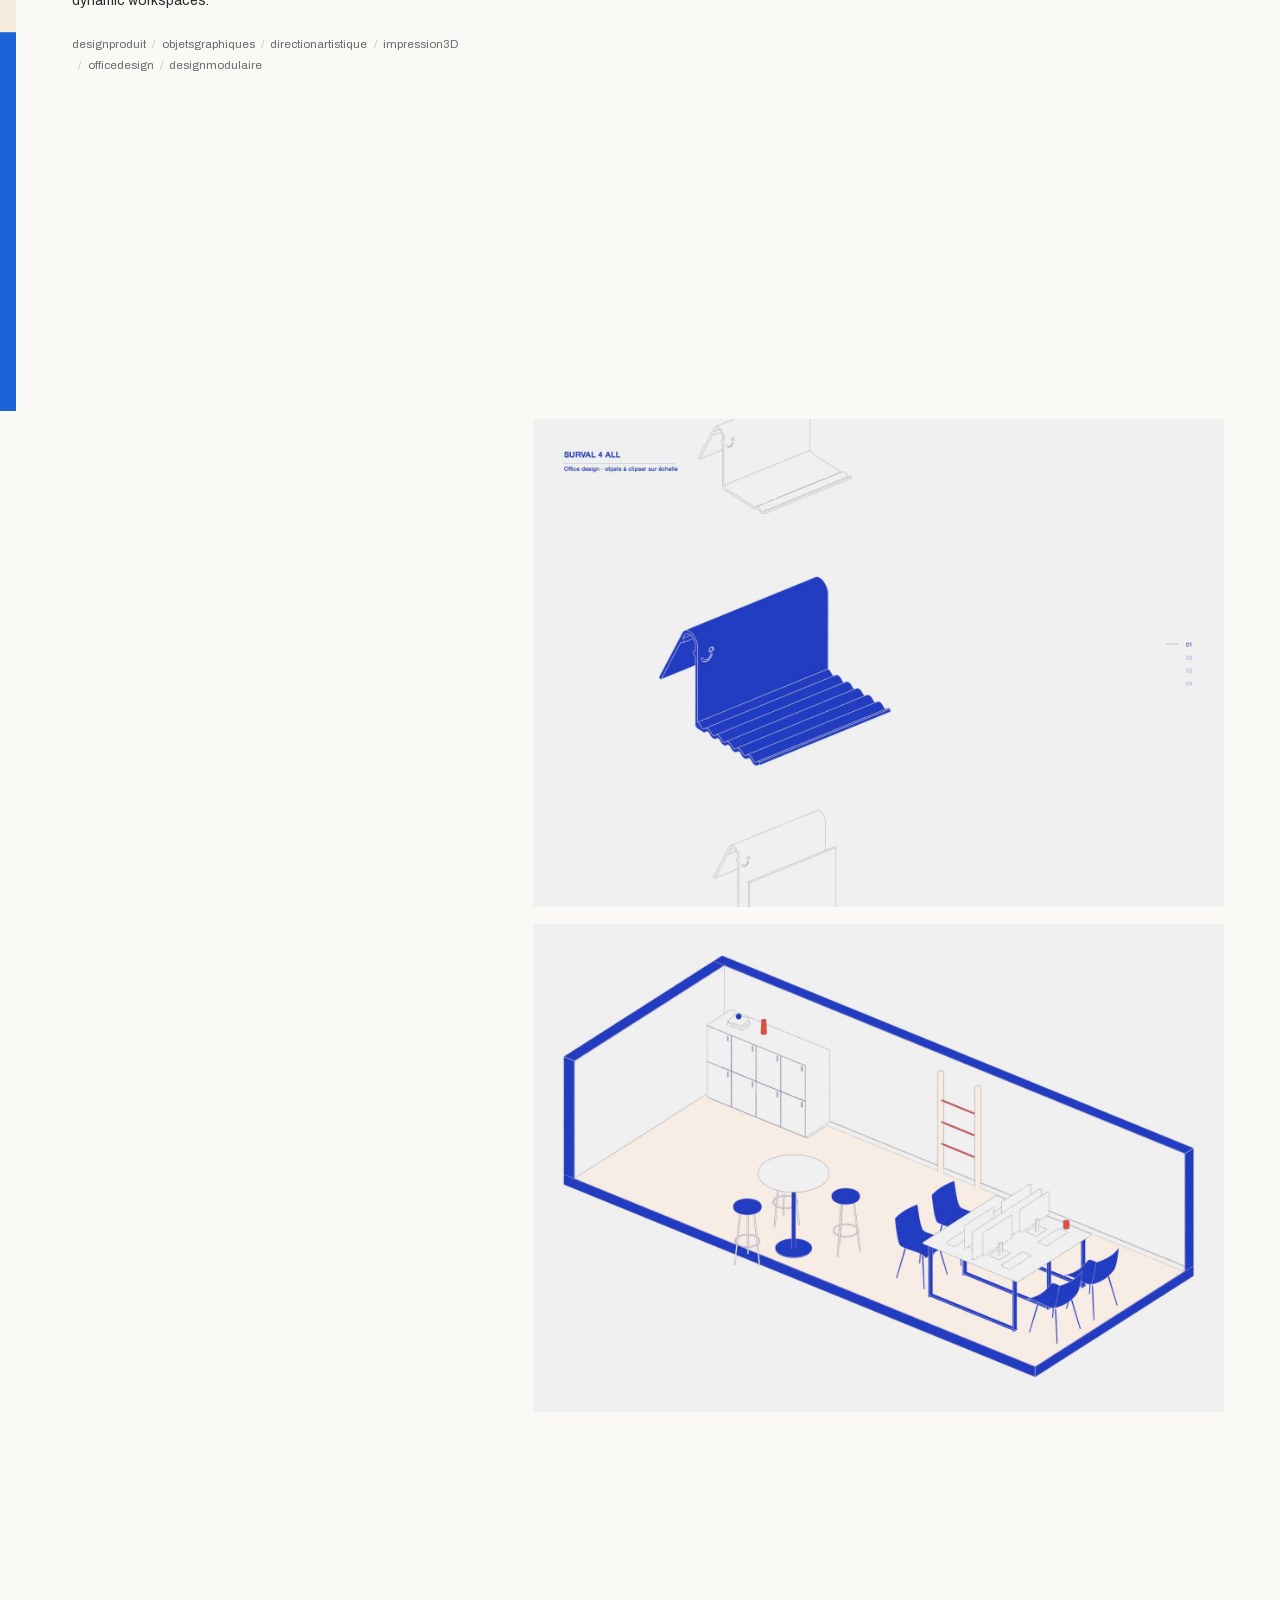
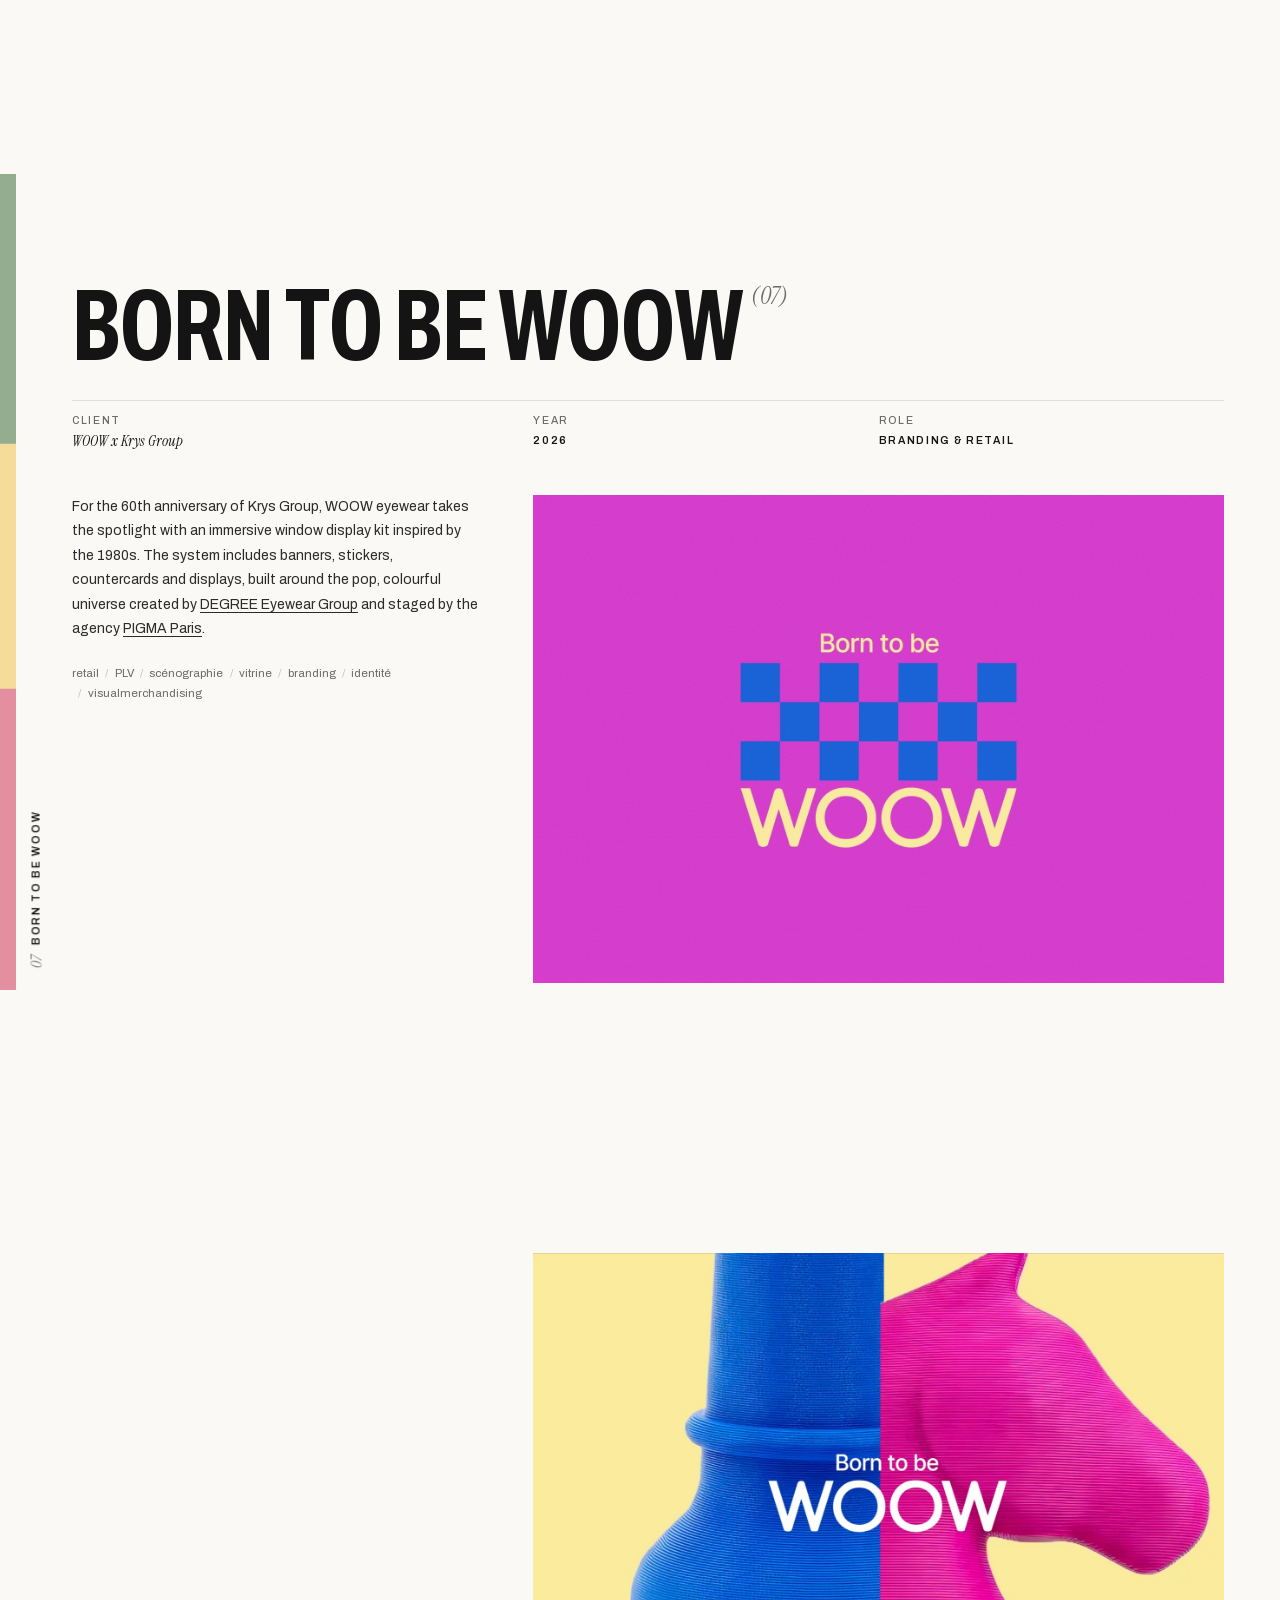
<file: en/index.html>
<!DOCTYPE html>
<html lang="en">
<head>
  <meta charset="UTF-8">
  <meta name="viewport" content="width=device-width, initial-scale=1">
  <title>Valentin Lebigot — Art direction, graphic &amp; spatial design</title>
  <meta name="description" content="Valentin Lebigot, Paris-based art director and graphic designer: identities that come to life in space — branding, POS, retail, set design, product design.">
  <link rel="icon" href="/favicon.ico?v=2" sizes="any">
  <link rel="icon" type="image/png" sizes="32x32" href="/assets/favicon-32.png?v=2">
  <link rel="apple-touch-icon" href="/apple-touch-icon.png?v=2">
  <link rel="canonical" href="https://valentinlebigot.com/en/">
  <link rel="alternate" hreflang="fr" href="https://valentinlebigot.com/">
  <link rel="alternate" hreflang="en" href="https://valentinlebigot.com/en/">
  <link rel="alternate" hreflang="x-default" href="https://valentinlebigot.com/">

  <!-- Aperçu lors d'un partage (LinkedIn, Facebook, WhatsApp, iMessage…) -->
  <meta property="og:type" content="website">
  <meta property="og:locale" content="en_GB">
  <meta property="og:locale:alternate" content="fr_FR">
  <meta property="og:site_name" content="Valentin Lebigot Studio">
  <meta property="og:title" content="Valentin Lebigot — Art direction, graphic &amp; spatial design">
  <meta property="og:description" content="Paris-based art director and graphic designer: identities that come to life in space — branding, POS, retail, set design, product design.">
  <meta property="og:url" content="https://valentinlebigot.com/en/">
  <meta property="og:image" content="https://valentinlebigot.com/assets/og-image.jpg?v=8">
  <meta property="og:image:width" content="1200">
  <meta property="og:image:height" content="630">
  <meta property="og:image:alt" content="Valentin Lebigot — Art director &amp; graphic designer">
  <meta name="twitter:card" content="summary_large_image">

  <!-- Données structurées pour Google -->
  <script type="application/ld+json">
  {
    "@context": "https://schema.org",
    "@type": "Person",
    "name": "Valentin Lebigot",
    "jobTitle": "Art director and graphic designer",
    "url": "https://valentinlebigot.com/en/",
    "image": "https://valentinlebigot.com/assets/img/11-03-2026_02.jpg",
    "email": "mailto:contact@valentinlebigot.com",
    "address": { "@type": "PostalAddress", "addressLocality": "Paris", "addressCountry": "FR" },
    "worksFor": { "@type": "Organization", "name": "Valentin Lebigot Studio" },
    "sameAs": [
      "https://www.instagram.com/valentin.lebigot/",
      "https://www.pinterest.fr/valentin_lebigot/",
      "https://fr.linkedin.com/in/valentin-lebigot-76a615128"
    ]
  }
  </script>
  <link rel="preload" href="/assets/fonts/archivo-latin.woff2" as="font" type="font/woff2" crossorigin>
  <link rel="stylesheet" href="/css/fonts.css?v=5.7">
  <link rel="stylesheet" href="/css/style.css?v=12.8">
</head>
<body class="is-loading">

  <div class="intro" id="intro" aria-hidden="true"></div>

  <!-- En-tête -->
  <header class="head" id="head">
    <a href="#top" class="head__logo" aria-label="Valentin Lebigot Studio — home">
      <img src="/assets/15-12-2025_logo-00-02.png" alt="Valentin Lebigot Studio">
    </a>
    <nav class="head__nav" id="nav">
      <a href="#projets" data-nav="projets">Projects</a>
      <a href="#a-propos" data-nav="a-propos">About</a>
      <a href="#contact" data-nav="contact">Contact</a>
      <div class="lang lang--menu" aria-label="Language"><a href="/" lang="fr" hreflang="fr">FR</a><span aria-hidden="true">/</span><a href="/en/" lang="en" hreflang="en" aria-current="true">EN</a></div>
      <div class="socials">
        <a href="https://www.instagram.com/valentin.lebigot/" target="_blank" rel="noopener" aria-label="Instagram">
          <svg viewBox="0 0 24 24"><rect x="3" y="3" width="18" height="18" rx="5"/><circle cx="12" cy="12" r="4.2"/><circle cx="17.4" cy="6.6" r="1" class="fill"/></svg>
        </a>
        <a href="https://www.pinterest.fr/valentin_lebigot/" target="_blank" rel="noopener" aria-label="Pinterest">
          <svg viewBox="0 0 24 24"><circle cx="12" cy="12" r="9"/><path d="M11 8.5c3.5-1 5.5 1.2 5 3.6-.5 2.6-3 3.4-4.2 2.3M11.6 10.5 9.5 19.5"/></svg>
        </a>
        <a href="https://fr.linkedin.com/in/valentin-lebigot-76a615128" target="_blank" rel="noopener" aria-label="LinkedIn">
          <svg viewBox="0 0 24 24"><rect x="3" y="3" width="18" height="18" rx="3"/><path d="M8 10.5V16M8 7.6v.1M11.5 16v-5.5M11.5 13c0-1.6 1-2.6 2.3-2.6s2.2.9 2.2 2.6V16"/></svg>
        </a>
      </div>
    </nav>
    <div class="lang" aria-label="Language"><a href="/" lang="fr" hreflang="fr">FR</a><span aria-hidden="true">/</span><a href="/en/" lang="en" hreflang="en" aria-current="true">EN</a></div>
    <button class="head__burger" id="burger" aria-label="Menu" aria-expanded="false"><span></span><span></span></button>
  </header>

  <main id="top">

    <!-- ============ ACCUEIL : le spectre des projets ============ -->
    <section class="hero" id="hero">
      <div class="hero__text">
        <p class="hero__kicker rv">Valentin Lebigot — Art director &amp; graphic designer, Paris</p>
        <h1 class="hero__title">
          <span class="mask"><span class="rise">Identities</span></span>
          <span class="mask"><span class="rise">that come to life</span></span>
          <span class="mask"><span class="rise serif">in space.</span></span>
        </h1>
        <p class="hero__hint rv"><b class="hero__disc">Branding&nbsp;· Graphic&nbsp;design&nbsp;· Product&nbsp;design&nbsp;· Retail&nbsp;· Set&nbsp;design</b><span>Hover over a line to discover a project</span></p>
      </div>
      <nav class="spectrum" id="spectrum" aria-label="Projects"></nav>
      <div class="hero__lines" id="heroLines" aria-hidden="true"></div>
    </section>

    <!-- ============ PROJETS ============ -->
    <div id="projets"></div>

    <!-- ============ À PROPOS ============ -->
    <section class="about about--k" id="a-propos" data-colors="#1c63d7,#f4ebdd,#93272a" data-label="About">
      <p class="label rv ak__label">About</p>
      <div class="about__grid">
        <figure class="about__photo shot"><img src="/assets/img/11-03-2026_02.jpg" alt="Portrait of Valentin Lebigot" loading="lazy"></figure>
        <div class="about__body">
          <div class="ak__who">
            <h2 class="ak__name about__name"><span class="mask"><span class="rise">Valentin Lebigot</span></span></h2>
            <p class="ak__role serif rv">Art director &amp; graphic designer, Paris.</p>
          </div>
          <p class="ak__lead rv">Trained in product design (DSAA), I design a brand’s identity <em>and its physical application</em>: from logotype to wayfinding, from point-of-sale displays to objects. I work from concept through to production follow-up, directly or alongside Design&nbsp;&amp;&nbsp;Build agencies.</p>
          <ol class="ak__exp rv">
            <li><span class="ak__n">01</span><h3>Brand identity</h3><p>Brand platform, logotype, visual guidelines, type system, print and digital applications.</p></li>
            <li><span class="ak__n">02</span><h3>Place identity &amp; wayfinding</h3><p>Directional and identity signage, wall graphics, window manifestations, wayfinding for offices and public spaces.</p></li>
            <li><span class="ak__n">03</span><h3>Retail &amp; POS</h3><p>Displays, permanent and temporary point-of-sale, shop windows, corners, in-store visual merchandising.</p></li>
            <li><span class="ak__n">04</span><h3>Scenography &amp; events</h3><p>Stands, exhibitions, set design, collection launches and trade fairs.</p></li>
            <li><span class="ak__n">05</span><h3>Object &amp; product design</h3><p>Bespoke objects, prototyping and 3D printing, small series, packaging.</p></li>
            <li><span class="ak__n">06</span><h3>Production &amp; follow-up</h3><p>Artwork files, proofs, material selection, manufacturer relations, on-site quality control.</p></li>
          </ol>
          <p class="ak__tools rv"><span>Tools</span> Illustrator, Photoshop, InDesign, Figma, After Effects, Rhino, SketchUp</p>

          <div class="accordion rv">
            <details>
              <summary>Professional experience<i></i></summary>
              <div class="acc__body"><div>
                <div class="cv-item">
                  <h3>Founder &amp; Art Director <span>Valentin Lebigot Studio</span></h3>
                  <p class="cv-date">2020 — Present</p>
                  <p>Supporting agencies and brands on identity projects applied to space and objects.</p>
                  <ul><li>Design of bespoke identity systems</li><li>Development of objects and media integrated into spaces</li><li>Overall art direction and brand universe consistency</li><li>Production and manufacturing follow-up (print, volume, 3D)</li><li>Collaboration with Design &amp; Build agencies and retail teams</li></ul>
                </div>
                <div class="cv-item">
                  <h3>Art direction and brand identity <span>Quark, Paris</span></h3>
                  <p class="cv-date">2023 — 2025</p>
                  <p>Defining and rolling out the brand identity with a product and space approach.</p>
                  <ul><li>Structuring the visual and brand identity</li><li>Roll-out across print, digital and space</li><li>Design team supervision</li><li>Coordination with product, marketing and sales teams</li><li>Contribution to the brand positioning strategy</li></ul>
                </div>
                <div class="cv-item">
                  <h3>Print graphic designer <span>WipBrands, Paris</span></h3>
                  <p class="cv-date">2019 — 2020</p>
                  <ul><li>Creation of visual identities and print media</li><li>File execution and preparation</li><li>Advanced understanding of production constraints</li></ul>
                </div>
              </div></div>
            </details>
            <details>
              <summary>Exhibitions &amp; talks<i></i></summary>
              <div class="acc__body"><div>
                <dl class="cv-list">
                  <dt>Paris Design Week (2025)</dt><dd>DEGREE Concept Store</dd>
                  <dt>Paris Design Week (2022)</dt><dd>Galerie Joseph Froissart</dd>
                  <dt>Milan Design Week (2021)</dt><dd>“1000 Vases” exhibition</dd>
                  <dt>IESEG Paris (2021)</dt><dd>3D printing workshop</dd>
                </dl>
              </div></div>
            </details>
            <details>
              <summary>Education<i></i></summary>
              <div class="acc__body"><div>
                <dl class="cv-list">
                  <dt>DSAA Product Design (2016)</dt><dd>LAAB, Rennes — with the jury’s congratulations</dd>
                  <dt>BTS Product Design (2014)</dt><dd>Lycée Vauban, Brest</dd>
                  <dt>Baccalaureate in Applied Arts (2012)</dt><dd>Lycée Ste Geneviève, Rennes</dd>
                </dl>
              </div></div>
            </details>
            <details>
              <summary>Languages<i></i></summary>
              <div class="acc__body"><div>
                <dl class="cv-list">
                  <dt>French</dt><dd>Native</dd>
                  <dt>English</dt><dd>Fluent</dd>
                </dl>
              </div></div>
            </details>
          </div>
        </div>
      </div>
    </section>

    <!-- ============ CONTACT ============ -->
    <!-- ============ CLIENTS ============ -->
    <section class="clients" id="clients" aria-labelledby="clients-t">
      <div class="cl__head">
        <p class="label rv" id="clients-t">Clients &amp; collaborations</p>
        <p class="cl__note rv"><em>Institutions, brands and agencies</em> — each name links to the project (number).</p>
      </div>
      <ul class="cl__wall"><li class="is-proj"><a href="#collection-produit">Centre Pompidou<sup>01</sup></a></li><li class="is-proj"><a href="#scenographie-retail">DEGREE Eyewear Group<sup>08</sup></a></li><li class="is-proj"><a href="#face-a-face-marker">Face à Face Paris<sup>03</sup></a></li><li class="is-proj"><a href="#collection-produit">Fondation Louis Vuitton<sup>01</sup></a></li><li class="is-proj"><a href="#surval-4-all">Génie des Lieux<sup>06</sup></a></li><li class="is-proj"><a href="#collection-produit">Klin d’Oeil<sup>01</sup></a></li><li class="is-proj"><a href="#born-to-be-woow">Krys Group<sup>07</sup></a></li><li class="is-proj"><a href="#collection-produit">Les Arts Décoratifs<sup>01</sup></a></li><li class="is-proj"><a href="#collection-produit">Monoprix<sup>01</sup></a></li><li class="is-proj"><a href="#collection-produit">Palais de Tokyo<sup>01</sup></a></li><li class="is-proj"><a href="#trobos">Papier Merveille<sup>09</sup></a></li><li class="is-proj"><a href="#collection-produit">Papier Tigre<sup>01</sup></a></li><li class="is-proj"><a href="#brasserie-le-s">Servier Monde<sup>05</sup></a></li><li class="is-proj"><a href="#brasserie-le-s">Watt Design &amp; Build<sup>05</sup></a></li><li class="is-proj"><a href="#born-to-be-woow">WOOW eyewear<sup>07</sup></a></li></ul>
    </section>

    <section class="contact" id="contact" data-colors="#1c63d7,#f4ebdd,#93272a" data-label="Contact">
      <div class="contact__inner">
        <p class="label rv">Contact</p>
        <h2 class="contact__title">
          <span class="mask"><span class="rise">Let’s talk about</span></span>
          <span class="mask"><span class="rise serif">your project.</span></span>
        </h2>
        <a class="contact__mail rv" href="mailto:contact@valentinlebigot.com">contact@valentinlebigot.com</a>
        <ul class="contact__list rv">
          <li><a href="tel:+33675900021">+33 (0)6 75 90 00 21</a></li>
          <li><a href="https://www.instagram.com/valentin.lebigot/" target="_blank" rel="noopener">Instagram</a></li>
          <li><a href="https://www.pinterest.fr/valentin_lebigot/" target="_blank" rel="noopener">Pinterest</a></li>
          <li><a href="https://fr.linkedin.com/in/valentin-lebigot-76a615128" target="_blank" rel="noopener">LinkedIn</a></li>
        </ul>
      </div>
      <footer class="foot"><span>© <span id="year"></span> Valentin Lebigot Studio · <a href="/mentions-legales/" hreflang="fr">Legal notice (FR)</a></span><a href="#top">Back to top ↑</a></footer>
      <div class="lines" id="footLines" aria-hidden="true"></div>
    </section>
  </main>

  <script src="/js/main.js?v=13.2"></script>
</body>
</html>
</file>
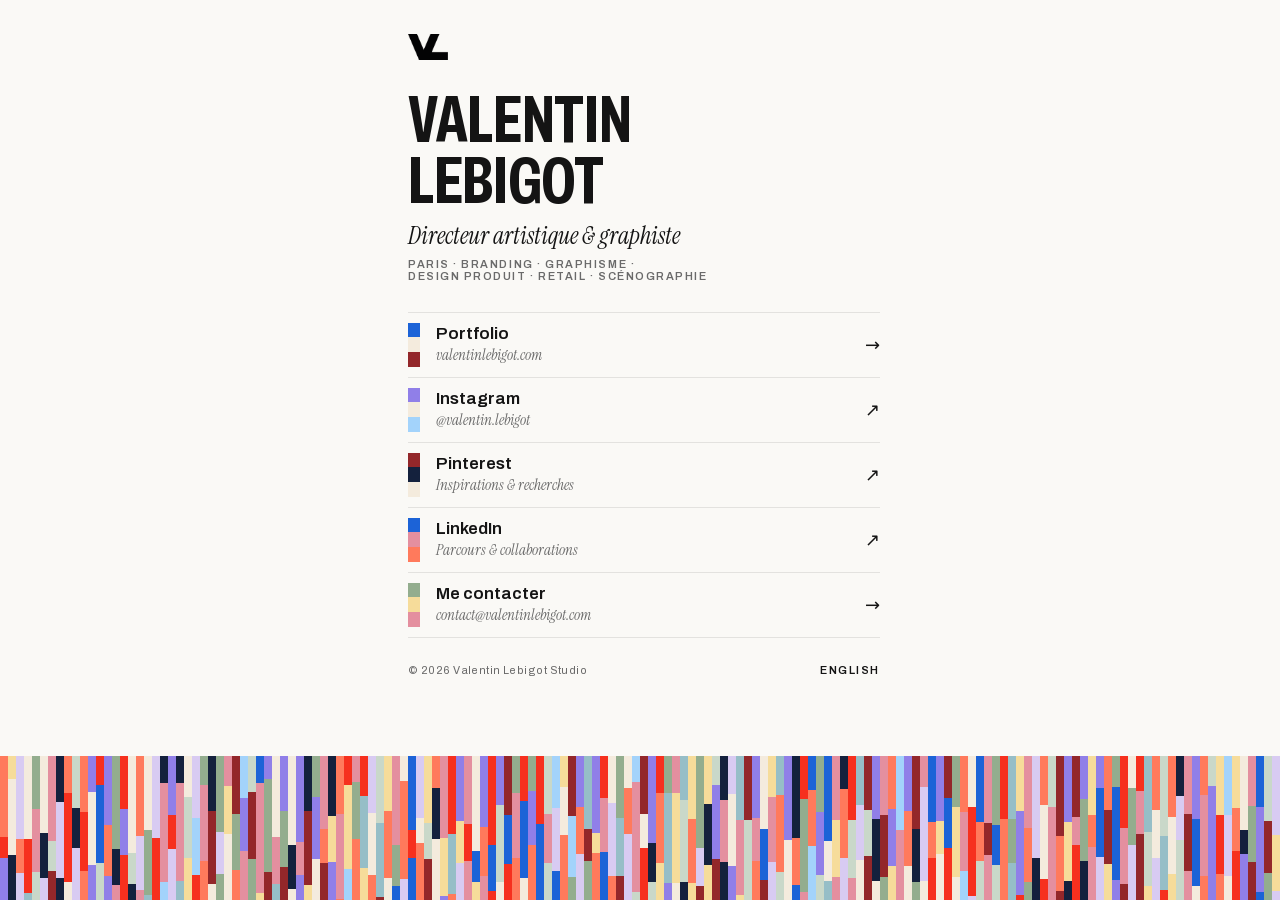
<file: liens/index.html>
<!DOCTYPE html>
<html lang="fr">
<head>
  <meta charset="UTF-8">
  <meta name="viewport" content="width=device-width, initial-scale=1, viewport-fit=cover">
  <title>Valentin Lebigot — Liens</title>
  <meta name="description" content="Valentin Lebigot, directeur artistique et graphiste à Paris : portfolio, projets, Instagram, Pinterest, LinkedIn et contact.">
  <meta name="robots" content="noindex, follow">
  <link rel="canonical" href="https://valentinlebigot.com/liens/">
  <meta property="og:type" content="website">
  <meta property="og:title" content="Valentin Lebigot — Directeur artistique &amp; graphiste">
  <meta property="og:description" content="Portfolio, projets, Instagram, Pinterest, LinkedIn et contact.">
  <meta property="og:url" content="https://valentinlebigot.com/liens/">
  <meta property="og:image" content="https://valentinlebigot.com/assets/og-image.jpg?v=8">
  <meta name="twitter:card" content="summary_large_image">
  <meta name="theme-color" content="#faf9f6">
  <link rel="icon" href="/favicon.ico?v=2" sizes="any">
  <link rel="icon" type="image/png" sizes="32x32" href="/assets/favicon-32.png?v=2">
  <link rel="apple-touch-icon" href="/apple-touch-icon.png?v=2">
  <link rel="preload" href="/assets/fonts/archivo-latin.woff2" as="font" type="font/woff2" crossorigin>
  <link rel="stylesheet" href="/css/fonts.css?v=5.7">
  <style>
    /* Page de liens (bio Instagram) — même DA que le site : Archivo étroite, Instrument Serif, palette, lignes */
    :root {
      --ink: #141414; --soft: #6a6a6a; --line: rgba(0, 0, 0, .1);
      --rail: 12px; --pad: 22px;
      --ease: cubic-bezier(.22, .9, .24, 1);
    }
    *, *::before, *::after { box-sizing: border-box; }
    html, body { margin: 0; }
    body {
      min-height: 100svh; display: flex; flex-direction: column;
      font-family: "Archivo", system-ui, -apple-system, "Helvetica Neue", Arial, sans-serif;
      color: var(--ink); background: #fff;
      -webkit-font-smoothing: antialiased; hyphens: none;
      overflow-x: hidden;
    }

    main {
      width: 100%; max-width: 520px; margin: 0 auto;
      padding: max(34px, env(safe-area-inset-top)) var(--pad) 34px;
      flex: 1;
    }
    .logo { display: block; width: 40px; height: auto; margin-bottom: 30px; }
    h1 {
      margin: 0; font-size: clamp(46px, 15vw, 66px); line-height: .92;
      font-weight: 700; font-variation-settings: "wdth" 62; text-transform: uppercase; letter-spacing: -.005em;
    }
    .role { margin: 10px 0 0; font-family: "Instrument Serif", Georgia, serif; font-style: italic; font-size: 24px; line-height: 1.15; }
    .place { text-wrap: balance; margin: 8px 0 0; font-size: 11px; font-weight: 600; letter-spacing: .14em; text-transform: uppercase; color: var(--soft); }


    /* liens : ligne tricolore + intitulé + flèche, comme le sommaire des projets */
    .links { list-style: none; margin: 30px 0 0; padding: 0; border-top: 1px solid var(--line); }
    .links li { border-bottom: 1px solid var(--line); }
    .links a {
      display: grid; grid-template-columns: auto minmax(0, 1fr) auto; align-items: stretch; column-gap: 16px;
      min-height: 64px; text-decoration: none; color: var(--ink);
      -webkit-tap-highlight-color: transparent;
    }
    .bar { width: 12px; display: flex; flex-direction: column; margin: 10px 0; transition: width .3s var(--ease); }
    .bar i { flex: 1; }
    .label { display: flex; flex-direction: column; justify-content: center; transition: transform .35s cubic-bezier(.34, 1.56, .64, 1); transform-origin: left center; }
    .label b { font-size: 17px; font-weight: 600; line-height: 1.2; }
    .label span { font-family: "Instrument Serif", Georgia, serif; font-style: italic; font-size: 15px; color: var(--soft); }
    .arrow { align-self: center; font-size: 18px; transition: transform .35s var(--ease); }
    .links a:hover .bar, .links a:active .bar, .links a:focus-visible .bar { width: 24px; }
    .links a:hover .label, .links a:active .label, .links a:focus-visible .label { transform: translateX(4px) scale(1.04); }
    .links a:hover .arrow, .links a:active .arrow { transform: translateX(4px); }
    .links a:focus-visible { outline: none; }

    .foot { display: flex; justify-content: space-between; margin-top: 26px; font-size: 11px; letter-spacing: .04em; color: var(--soft); }
    .foot a { color: var(--ink); text-decoration: none; font-weight: 600; letter-spacing: .14em; }

    /* lignes colorées qui ondulent en bas, comme sur le site */
    .lines { height: 16vh; min-height: 90px; display: flex; overflow: hidden; }
    .lines div { flex: none; height: calc(100% + 30px); display: flex; flex-direction: column; animation: bob var(--dur, 3s) ease-in-out var(--dl, 0s) infinite alternate; }
    .lines span { flex: 1; }
    @keyframes bob { from { transform: translateY(0); } to { transform: translateY(var(--amp, 14px)); } }
    @media (prefers-reduced-motion: reduce) { * { animation: none !important; transition: none !important; } }

    /* mêmes réglages que le site : fond Lin clair, module de 8 px (largeur d'une ligne de couleur),
       contenu calé sur ce module, aucune couture entre deux teintes */
    :root { --pad: 24px; }
    html, body { background: #faf9f6; }
    .lines span:not(:last-child) { margin-bottom: -1px; }
    .links li, .links { border-color: rgba(20, 20, 20, .1); }
  </style>
</head>
<body>
  <main>
    <a href="/" aria-label="Valentin Lebigot — site"><img class="logo" src="/assets/15-12-2025_logo-00-02.png" alt="Valentin Lebigot Studio"></a>
    <h1>Valentin<br>Lebigot</h1>
    <p class="role">Directeur artistique &amp; graphiste</p>
    <p class="place">Paris · Branding · Graphisme · Design&nbsp;produit · Retail · Scénographie</p>


    <ul class="links">
      <li><a href="/"><span class="bar"><i style="background:#1c63d7"></i><i style="background:#f4ebdd"></i><i style="background:#93272a"></i></span>
        <span class="label"><b>Portfolio</b><span>valentinlebigot.com</span></span><span class="arrow" aria-hidden="true">→</span></a></li>
      <li><a href="https://www.instagram.com/valentin.lebigot/" target="_blank" rel="noopener"><span class="bar"><i style="background:#907fe8"></i><i style="background:#f4ebdd"></i><i style="background:#a3d3fb"></i></span>
        <span class="label"><b>Instagram</b><span>@valentin.lebigot</span></span><span class="arrow" aria-hidden="true">↗</span></a></li>
      <li><a href="https://www.pinterest.fr/valentin_lebigot/" target="_blank" rel="noopener"><span class="bar"><i style="background:#93272a"></i><i style="background:#14213d"></i><i style="background:#f4ebdd"></i></span>
        <span class="label"><b>Pinterest</b><span>Inspirations &amp; recherches</span></span><span class="arrow" aria-hidden="true">↗</span></a></li>
      <li><a href="https://fr.linkedin.com/in/valentin-lebigot-76a615128" target="_blank" rel="noopener"><span class="bar"><i style="background:#1c63d7"></i><i style="background:#e48f9f"></i><i style="background:#ff7a5c"></i></span>
        <span class="label"><b>LinkedIn</b><span>Parcours &amp; collaborations</span></span><span class="arrow" aria-hidden="true">↗</span></a></li>
      <li><a href="mailto:contact@valentinlebigot.com"><span class="bar"><i style="background:#93ad8e"></i><i style="background:#f6dc9a"></i><i style="background:#e48f9f"></i></span>
        <span class="label"><b>Me contacter</b><span>contact@valentinlebigot.com</span></span><span class="arrow" aria-hidden="true">→</span></a></li>
    </ul>

    <p class="foot"><span>© <span id="y"></span> Valentin Lebigot Studio</span><a href="/en/" lang="en">ENGLISH</a></p>
  </main>

  <div class="lines" id="lines" aria-hidden="true"></div>

  <script>
    // lignes : palette du site, jamais deux teintes de la même famille côte à côte, chacune ondule à son rythme
    (function () {
      var P = [['#14213d','b'],['#1c63d7','b'],['#a3d3fb','b'],['#96bec7','b'],['#93ad8e','v'],['#c9d8c9','v'],['#907fe8','l'],['#d8cbf2','l'],['#f6301e','r'],['#93272a','r'],['#ff7a5c','c'],['#e48f9f','p'],['#f6dc9a','j'],['#f4ebdd','k']];
      var box = document.getElementById('lines'), w = 8, n = Math.ceil(innerWidth / w) + 1, prev = [], html = '';
      var rnd = function (a, b) { return a + Math.random() * (b - a); };
      for (var k = 0; k < n; k++) {
        var col = [];
        for (var j = 0; j < 3; j++) {
          var ban = prev.concat(j ? [col[j - 1]] : []).map(function (c) { return c[1]; });
          var pool = P.filter(function (c) { return ban.indexOf(c[1]) < 0; });
          col.push(pool[Math.floor(Math.random() * pool.length)]);
        }
        prev = col;
        html += '<div style="width:' + w + 'px;--amp:' + rnd(8, 26).toFixed(0) + 'px;--dur:' + rnd(2.4, 4.4).toFixed(2) + 's;--dl:' + (-rnd(0, 4)).toFixed(2) + 's">' +
          col.map(function (c) { return '<span style="background:' + c[0] + ';flex-grow:' + rnd(6, 26).toFixed(1) + '"></span>'; }).join('') + '</div>';
      }
      box.innerHTML = html;
      document.getElementById('y').textContent = new Date().getFullYear();

      // la colonne de contenu démarre sur un multiple de 8 px : le texte tombe sur une jonction
      // entre deux lignes de couleur du bas
      var main = document.querySelector('main');
      var align = function () {
        main.style.marginLeft = '';
        var pad = parseFloat(getComputedStyle(main).paddingLeft) || 24;
        var left = main.getBoundingClientRect().left + pad;
        var snap = Math.round(left / w) * w;
        if (innerWidth > 560) main.style.marginLeft = (snap - pad) + 'px';
      };
      align();
      addEventListener('resize', align);
    })();
  </script>
</body>
</html>
</file>
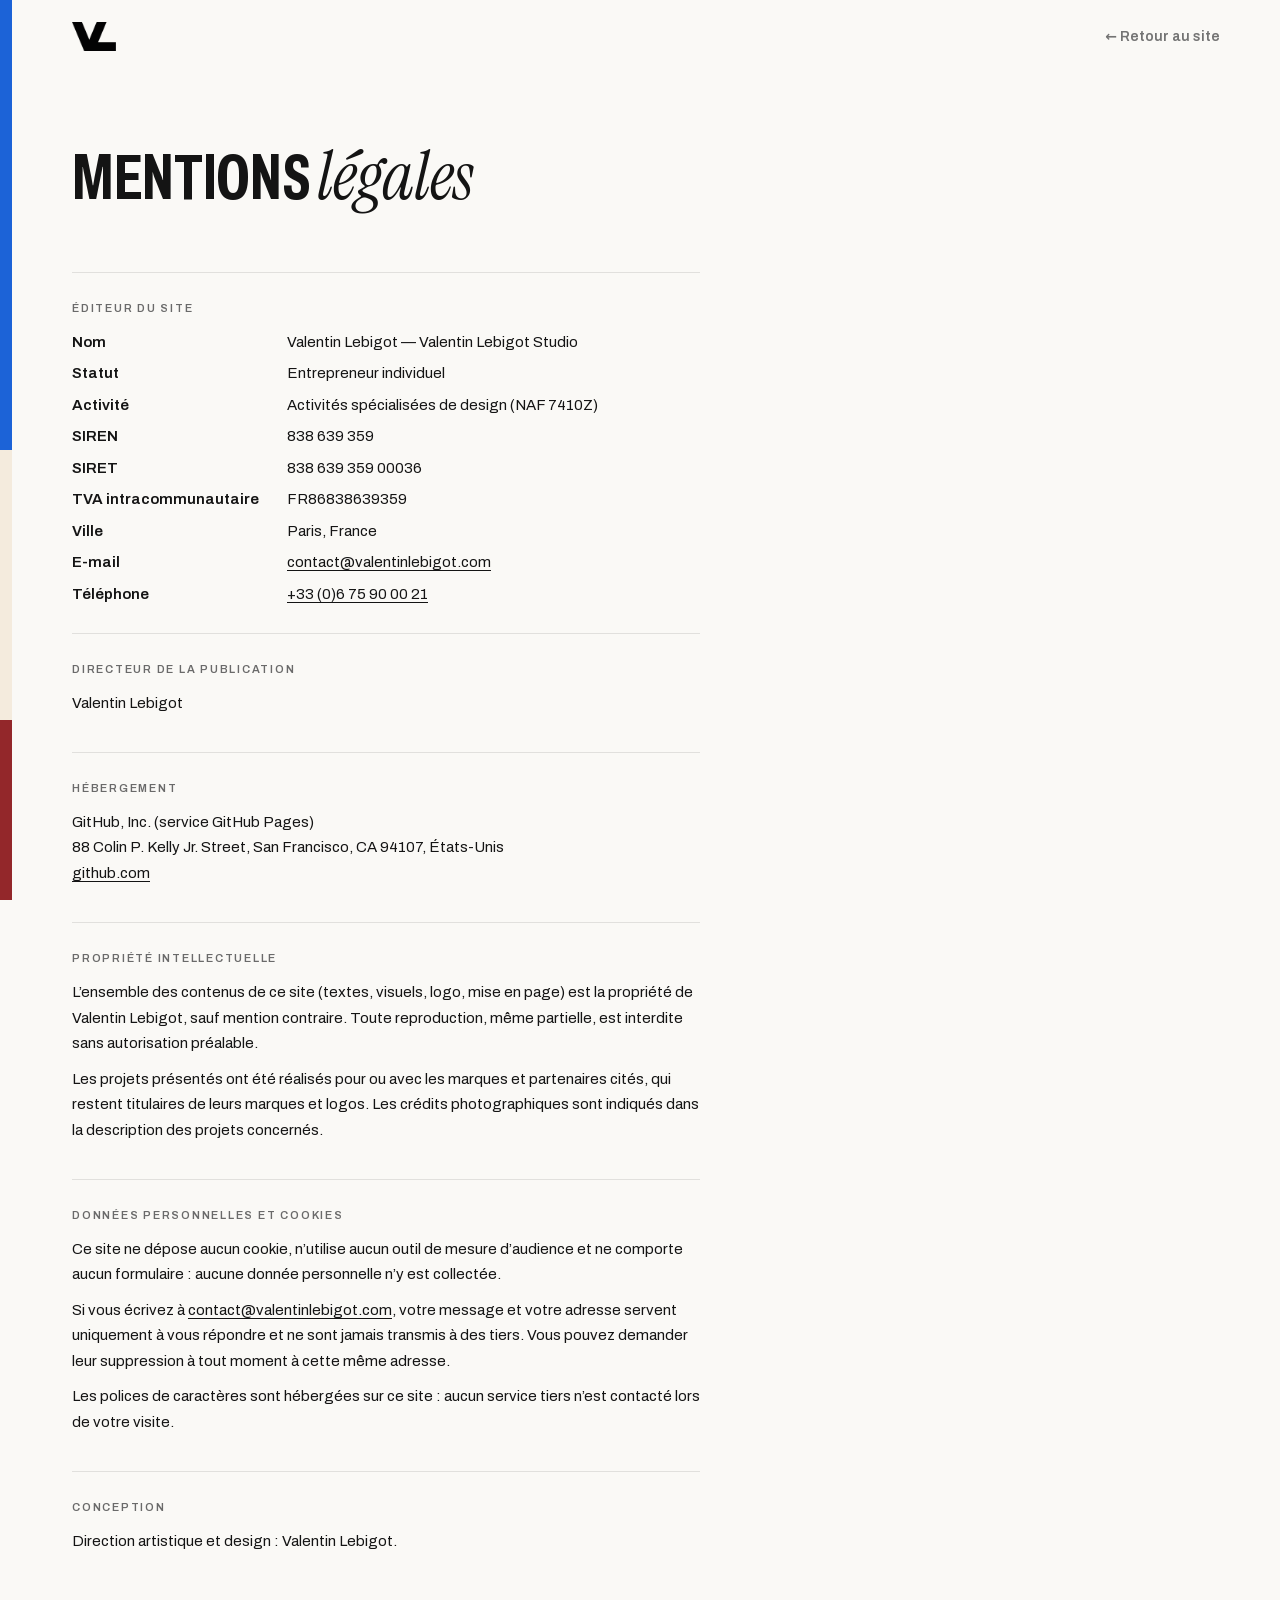
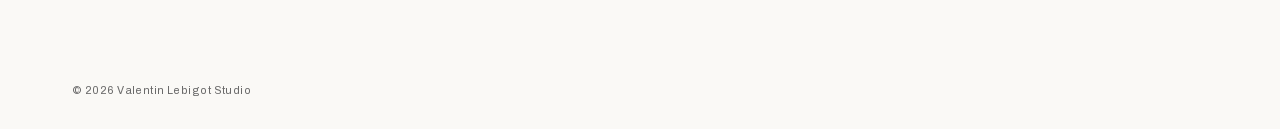
<file: mentions-legales/index.html>
<!DOCTYPE html>
<html lang="fr">
<head>
  <meta charset="UTF-8">
  <meta name="viewport" content="width=device-width, initial-scale=1">
  <title>Mentions légales — Valentin Lebigot</title>
  <meta name="description" content="Mentions légales du site valentinlebigot.com.">
  <meta name="robots" content="noindex, follow">
  <link rel="canonical" href="https://valentinlebigot.com/mentions-legales/">
  <link rel="icon" href="/favicon.ico?v=2" sizes="any">
  <link rel="icon" type="image/png" sizes="32x32" href="/assets/favicon-32.png?v=2">
  <link rel="apple-touch-icon" href="/apple-touch-icon.png?v=2">
  <meta name="theme-color" content="#faf9f6">
  <link rel="preload" href="/assets/fonts/archivo-latin.woff2" as="font" type="font/woff2" crossorigin>
  <link rel="stylesheet" href="/css/fonts.css?v=5.7">
  <style>
    *, *::before, *::after { box-sizing: border-box; }
    html, body { margin: 0; }
    body {
      font-family: "Archivo", system-ui, -apple-system, "Helvetica Neue", Arial, sans-serif;
      color: #141414; background: #fff;
      font-size: 15px; line-height: 1.7;
      -webkit-font-smoothing: antialiased; hyphens: none;
      --rail: 12px; --pad: clamp(20px, 3vw, 56px);
    }
    /* rail tricolore, comme sur les projets */
    .rail { position: fixed; left: 0; top: 0; bottom: 0; width: var(--rail); display: flex; flex-direction: column; }
    .rail i { flex: 1; }
    .rail i:nth-child(1) { background: #1c63d7; flex-grow: 5; }
    .rail i:nth-child(2) { background: #f4ebdd; flex-grow: 3; }
    .rail i:nth-child(3) { background: #93272a; flex-grow: 2; }
    header { display: flex; align-items: center; justify-content: space-between; padding: 22px var(--pad) 22px calc(var(--rail) + var(--pad)); }
    header img { width: 44px; height: auto; display: block; }
    header a.back { font-size: 14px; font-weight: 600; text-decoration: none; color: #737373; }
    header a.back:hover { color: #141414; }
    main { max-width: 760px; padding: clamp(40px, 8vh, 90px) var(--pad) 90px calc(var(--rail) + var(--pad)); }
    h1 { margin: 0 0 clamp(36px, 7vh, 64px); font-size: clamp(36px, 5vw, 64px); line-height: 1.04; font-weight: 600; letter-spacing: -.035em; }
    h1 em { font-family: "Instrument Serif", Georgia, serif; font-weight: 400; }
    section { padding: 26px 0; border-top: 1px solid rgba(0, 0, 0, .1); }
    h2 { margin: 0 0 12px; font-size: 11px; font-weight: 600; letter-spacing: .16em; text-transform: uppercase; color: #6a6a6a; }
    p { margin: 0 0 10px; text-wrap: pretty; }
    dl { margin: 0; display: grid; grid-template-columns: max-content 1fr; gap: 6px 28px; }
    dt { font-weight: 600; }
    dd { margin: 0; }
    a { color: inherit; text-underline-offset: 3px; text-decoration-thickness: 1px; }
    footer { padding: 0 var(--pad) 30px calc(var(--rail) + var(--pad)); font-size: 11px; letter-spacing: .04em; color: #6a6a6a; }
    @media (max-width: 900px) {
      body { --rail: 12px; --pad: 20px; }
      header img { width: 36px; }
      dl { grid-template-columns: 1fr; gap: 0; }
      dd { margin-bottom: 10px; }
    }

    /* système typographique : grands titres en capitales étroites, italique en contrepoint */
    h1 { font-variation-settings: "wdth" 62; font-weight: 700; text-transform: uppercase; letter-spacing: -.005em; line-height: .94; }
    h1 em { font-variation-settings: normal; text-transform: none; font-weight: 400; font-size: 1.06em; }

    /* mêmes réglages que le site : fond Lin clair, rail d'une seule surface,
       marges en multiples du module (largeur du rail) */
    html, body { background: #faf9f6; }
    .rail { background: linear-gradient(180deg, #1c63d7 0 50%, #f4ebdd 50% 80%, #93272a 80%); z-index: 2; }
    .rail i { display: none; }
    @media (min-width: 1201px) { body { --pad: 60px; } }
    @media (min-width: 901px) and (max-width: 1200px) { body { --pad: 48px; } }
    @media (max-width: 900px) { body { --pad: 24px; } }
    header, main, footer { position: relative; z-index: 1; }
  </style>
</head>
<body>
  <div class="rail" aria-hidden="true"></div>

  <header>
    <a href="/" aria-label="Retour à l'accueil"><img src="/assets/15-12-2025_logo-00-02.png" alt="Valentin Lebigot Studio"></a>
    <a class="back" href="/">← Retour au site</a>
  </header>

  <main>
    <h1>Mentions <em>légales</em></h1>

    <section>
      <h2>Éditeur du site</h2>
      <dl>
        <dt>Nom</dt><dd>Valentin Lebigot — Valentin Lebigot Studio</dd>
        <dt>Statut</dt><dd>Entrepreneur individuel</dd>
        <dt>Activité</dt><dd>Activités spécialisées de design (NAF 7410Z)</dd>
        <dt>SIREN</dt><dd>838&nbsp;639&nbsp;359</dd>
        <dt>SIRET</dt><dd>838&nbsp;639&nbsp;359&nbsp;00036</dd>
        <dt>TVA intracommunautaire</dt><dd>FR86838639359</dd>
        <dt>Ville</dt><dd>Paris, France</dd>
        <dt>E-mail</dt><dd><a href="mailto:contact@valentinlebigot.com">contact@valentinlebigot.com</a></dd>
        <dt>Téléphone</dt><dd><a href="tel:+33675900021">+33&nbsp;(0)6&nbsp;75&nbsp;90&nbsp;00&nbsp;21</a></dd>
      </dl>
    </section>

    <section>
      <h2>Directeur de la publication</h2>
      <p>Valentin Lebigot</p>
    </section>

    <section>
      <h2>Hébergement</h2>
      <p>GitHub, Inc. (service GitHub Pages)<br>88 Colin P. Kelly Jr. Street, San Francisco, CA&nbsp;94107, États-Unis<br><a href="https://github.com" target="_blank" rel="noopener">github.com</a></p>
    </section>

    <section>
      <h2>Propriété intellectuelle</h2>
      <p>L’ensemble des contenus de ce site (textes, visuels, logo, mise en page) est la propriété de Valentin Lebigot, sauf mention contraire. Toute reproduction, même partielle, est interdite sans autorisation préalable.</p>
      <p>Les projets présentés ont été réalisés pour ou avec les marques et partenaires cités, qui restent titulaires de leurs marques et logos. Les crédits photographiques sont indiqués dans la description des projets concernés.</p>
    </section>

    <section>
      <h2>Données personnelles et cookies</h2>
      <p>Ce site ne dépose aucun cookie, n’utilise aucun outil de mesure d’audience et ne comporte aucun formulaire : aucune donnée personnelle n’y est collectée.</p>
      <p>Si vous écrivez à <a href="mailto:contact@valentinlebigot.com">contact@valentinlebigot.com</a>, votre message et votre adresse servent uniquement à vous répondre et ne sont jamais transmis à des tiers. Vous pouvez demander leur suppression à tout moment à cette même adresse.</p>
      <p>Les polices de caractères sont hébergées sur ce site : aucun service tiers n’est contacté lors de votre visite.</p>
    </section>

    <section>
      <h2>Conception</h2>
      <p>Direction artistique et design : Valentin Lebigot.</p>
    </section>
  </main>

  <footer>© <span id="y"></span> Valentin Lebigot Studio</footer>
  <script>document.getElementById('y').textContent = new Date().getFullYear();</script>
</body>
</html>
</file>
<file: css/fonts.css>
/* Polices hébergées sur le site (licence SIL Open Font License) — plus d'appel à Google Fonts.
   Archivo : une seule police variable (largeur 62–100, graisse 400–700).
   Instrument Serif : italique. */
@font-face {
  font-family: "Archivo";
  font-style: normal;
  font-weight: 400 700;
  font-stretch: 62% 100%;
  font-display: swap;
  src: url("/assets/fonts/archivo-latin.woff2") format("woff2");
}
@font-face {
  font-family: "Instrument Serif";
  font-style: italic;
  font-weight: 400;
  font-display: swap;
  src: url("/assets/fonts/instrument-serif-italic-latin.woff2") format("woff2");
}
</file>
<file: css/style.css>
/* =========================================================
   Valentin Lebigot — site
   Les lignes colorées deviennent la structure du site :
   un spectre de projets à l'accueil, puis un rail par projet.
   ========================================================= */

@property --c1 { syntax: "<color>"; inherits: true; initial-value: #1c63d7; }
@property --c2 { syntax: "<color>"; inherits: true; initial-value: #f4ebdd; }
@property --c3 { syntax: "<color>"; inherits: true; initial-value: #93272a; }

:root {
  --c1: #1c63d7; --c2: #f4ebdd; --c3: #93272a;
  --bg: #faf9f6;
  --ink: #141414;
  --ink-soft: #6a6a6a;
  --text: #2b2b2b;
  --faint: #c4c4c4;
  --line: rgba(0, 0, 0, .1);
  --rail: 12px;
  --pad: clamp(20px, 3vw, 56px);
  --head-h: 84px;
  --sans: "Archivo", system-ui, -apple-system, "Helvetica Neue", Arial, sans-serif;
  --serif: "Instrument Serif", Georgia, serif;
  --ease: cubic-bezier(.22, .9, .24, 1);
  --ease-io: cubic-bezier(.65, 0, .35, 1);
  --soft: cubic-bezier(.45, .05, .25, 1);
}
/* les couleurs du projet actif glissent d'une teinte à l'autre : la transition n'est posée que sur les
   quelques éléments qui les utilisent (sur :root, toute la page serait recalculée à chaque image) */
.tri, .head__nav a::after, .contact__mail { transition: --c1 1s var(--ease-io), --c2 1s var(--ease-io), --c3 1s var(--ease-io); }

*, *::before, *::after { box-sizing: border-box; }
html { background: var(--bg); scroll-behavior: smooth; -webkit-text-size-adjust: 100%; }
body {
  margin: 0; background: var(--bg); color: var(--ink);
  font-family: var(--sans); font-size: 15px; line-height: 1.6;
  -webkit-font-smoothing: antialiased;
  hyphens: none; -webkit-hyphens: none;
  overflow-x: hidden; overflow-x: clip;
}
body.is-loading, html:has(body.is-loading) { overflow: hidden; }
img, video { display: block; max-width: 100%; }
/* protection des visuels : ni sélection, ni glisser, ni menu d'enregistrement à l'appui long (iOS) */
img, video { -webkit-user-select: none; user-select: none; -webkit-user-drag: none; -webkit-touch-callout: none; }
.shot, .band, .about__photo { -webkit-touch-callout: none; }
a { color: inherit; }
ul, ol { margin: 0; padding: 0; list-style: none; }
h1, h2, h3 { text-wrap: balance; }
p, li, dd, dt { text-wrap: pretty; }
.serif { font-family: var(--serif); font-style: italic; font-weight: 400; letter-spacing: -.01em; }
::selection { background: var(--c1); color: #fff; }

/* Le petit trait tricolore, signature de la DA */
.tri { display: inline-block; width: 22px; height: 3px; background: linear-gradient(90deg, var(--c1) 0 50%, var(--c2) 50% 80%, var(--c3) 80%); vertical-align: middle; }

/* Étiquette : un seul style pour toutes les petites capitales du site */
.label, .hero__kicker, .hero__disc, .work__meta, .cv-date, .foot, .lang { font-size: 10.5px; font-weight: 600; letter-spacing: .16em; text-transform: uppercase; }
.label { margin: 0 0 22px; color: var(--ink-soft); }

/* ---------- Apparitions (sobres) ---------- */
.mask { display: block; overflow: hidden; padding-bottom: .1em; margin-bottom: -.1em; }
.rise { display: block; transform: translateY(105%); transition: transform 1.1s var(--ease); }
.in .rise, .rise.in { transform: none; }
.mask:nth-child(2) .rise { transition-delay: .1s; }
.mask:nth-child(3) .rise { transition-delay: .2s; }
.rv { opacity: 0; transform: translateY(18px); transition: opacity .9s var(--ease), transform 1s var(--ease); }
.rv.in { opacity: 1; transform: none; }
.shot { margin: 0; background: #f3f3f3; opacity: 0; transition: opacity 1s var(--ease); }
.shot.in { opacity: 1; }
.shot img, .shot video { width: 100%; height: auto; }

/* ---------- Intro ---------- */
.intro { position: fixed; inset: 0; z-index: 100; display: flex; pointer-events: none; }
.intro__col { flex: none; height: 100%; display: flex; flex-direction: column; transition: transform .9s cubic-bezier(.7, 0, .25, 1); }
.intro__seg { flex: 10 1 0; transition: flex-grow .9s cubic-bezier(.68, -0.35, .27, 1.35); }
.intro.done { display: none; }

/* ---------- En-tête ---------- */
.head {
  position: fixed; z-index: 50; top: 0; left: 0; right: 0;
  height: var(--head-h);
  display: flex; align-items: center; gap: 28px;
  padding: 0 var(--pad) 0 calc(var(--rail) + var(--pad));
}
/* Le verre dépoli est porté par un calque à part : appliqué à l'en-tête lui-même,
   il enfermerait le menu plein écran (mobile) dans la hauteur de l'en-tête.      */
.head::before {
  content: ""; position: absolute; inset: 0; z-index: -1;
  background: color-mix(in srgb, var(--bg) 70%, transparent);
  -webkit-backdrop-filter: blur(22px) saturate(180%);
  backdrop-filter: blur(22px) saturate(180%);
  box-shadow: 0 1px 0 var(--line);
  opacity: 0; transition: opacity .5s;
}
.head.is-solid::before { opacity: 1; }
.head__logo { margin-right: auto; position: relative; z-index: 2; }
.head__logo img { width: 44px; height: auto; }
.head__nav { display: flex; gap: clamp(18px, 2.4vw, 40px); }
.head__nav a {
  position: relative; text-decoration: none;
  font-size: 13.5px; font-weight: 500; letter-spacing: .01em; color: var(--ink-soft);   /* contraste 5,4:1 */
  transition: color .3s;
}
.head__nav a::after {
  content: ""; position: absolute; left: 0; right: 0; bottom: -7px; height: 2px;
  background: linear-gradient(90deg, var(--c1) 0 50%, var(--c2) 50% 80%, var(--c3) 80%);
  transform: scaleX(0); transform-origin: left;
  transition: transform .5s var(--ease), --c1 1s var(--ease-io), --c2 1s var(--ease-io), --c3 1s var(--ease-io);
}
.head__nav a:hover, .head__nav a.is-active { color: var(--ink); }
.head__nav a.is-active::after { transform: none; }
.head__burger { display: none; }

/* Réseaux sociaux (mêmes pictos que la V2) : affichés dans le menu mobile */
.socials { display: none; gap: 14px; }
.socials a {
  display: grid; place-items: center;
  width: 40px; height: 40px; border-radius: 50%;
  border: 1px solid var(--line);
  transition: background-color .3s, border-color .3s, transform .4s var(--ease);
}
.socials a::after { display: none; }
.socials svg { width: 17px; height: 17px; fill: none; stroke: var(--ink); stroke-width: 1.6; stroke-linecap: round; transition: stroke .3s; }
.socials svg .fill { fill: var(--ink); stroke: none; }
.socials a:hover { background: var(--ink); border-color: var(--ink); transform: translateY(-2px); }
.socials a:hover svg { stroke: #fff; }
.socials a:hover svg .fill { fill: #fff; }

/* ---------- Accueil : spectre ---------- */
.hero {
  position: relative;
  height: 100vh; height: 100svh; min-height: 560px;
  display: grid; grid-template-columns: minmax(0, 5fr) minmax(0, 7fr);
}
.hero__text {
  display: flex; flex-direction: column; justify-content: flex-end;
  padding: var(--head-h) clamp(24px, 4vw, 72px) clamp(32px, 7vh, 72px) calc(var(--rail) + var(--pad));
}
.hero__kicker { margin: 0 0 clamp(20px, 4vh, 40px); color: var(--ink-soft); }
.hero__text { container-type: inline-size; }
.hero__title { margin: 0; font-size: clamp(30px, 4.3vw, 82px); line-height: 1.02; font-weight: 600; letter-spacing: -.035em; }
.hero__title .rise { white-space: nowrap; }
@supports (font-size: 1cqi) { .hero__title { font-size: min(11.8cqi, 82px); } }
.hero__hint { margin: clamp(24px, 5vh, 48px) 0 0; line-height: 1.9; transition-delay: .4s; }
.hero__hint span { display: block; margin-top: 4px; font-size: 12px; color: var(--ink-soft); }
/* métiers : sur une ligne si possible, sinon coupés en lignes équilibrées (jamais un mot seul) */
.hero__disc { display: block; text-wrap: balance; }

.spectrum { display: flex; height: calc(100% - var(--head-h)); margin-top: var(--head-h); }
.band {
  position: relative; flex: 1 1 0; min-width: 0;
  overflow: hidden; text-decoration: none; color: #fff;
  transition: flex-grow .9s var(--ease);
}
.band__segs { position: absolute; inset: 0; display: flex; flex-direction: column; }
.band__segs i {
  flex: 10 1 0;
  transform: scaleY(0); transform-origin: top;
  transition: flex-grow 2.6s var(--soft), transform 1.1s var(--ease-io);
}
.band:nth-child(even) .band__segs i { transform-origin: bottom; }
.hero.in .band__segs i { transform: none; }
.band__img {
  position: absolute; inset: 0; width: 100%; height: 100%; object-fit: cover;
  opacity: 0; transform: scale(1.06);
  transition: opacity .6s var(--ease), transform 1.2s var(--ease);
}
.band__label {
  position: absolute; left: 18px; bottom: 18px;
  width: max-content; max-width: min(320px, calc(100% - 36px));
  display: flex; flex-direction: column; align-items: flex-start;
  opacity: 0; transform: translateY(10px);
  transition: opacity .4s var(--ease), transform .5s var(--ease);
  pointer-events: none;
}
.band__label b, .band__label em {
  background: var(--bg); color: var(--ink);
  padding: 6px 12px; line-height: 1.3;
  -webkit-box-decoration-break: clone; box-decoration-break: clone;
}
.band__label b { font-size: 15px; font-weight: 600; }
.band__label em { font-family: var(--serif); font-weight: 400; font-size: 15px; margin-top: -1px; }
.band__num {
  position: absolute; top: 14px; left: 50%; transform: translateX(-50%);
  font-family: var(--serif); font-style: italic; font-size: 13px; color: var(--ink);
  mix-blend-mode: multiply; opacity: .55;
  transition: opacity .4s;
}
@media (hover: hover) {
  .spectrum:hover .band { flex-grow: .7; }
  .spectrum .band:hover { flex-grow: 5.2; }
  .band:hover .band__img { opacity: 1; transform: none; transition-delay: .12s; }
  .band:hover .band__label { opacity: 1; transform: none; transition-delay: .55s; }
  .band:hover .band__num { opacity: 0; }
}

/* ---------- Projets ---------- */
.work { position: relative; display: grid; grid-template-columns: minmax(0, 5fr) minmax(0, 7fr); }
.work + .work { border-top: 1px solid var(--line); }

/* Rail : la barre tricolore du projet se remplit au fil du scroll */
.work__rail { position: absolute; left: 0; top: 0; bottom: 0; width: var(--rail); }
.work__rail > div {
  position: sticky; top: 0; height: 100vh; height: 100svh;
  display: flex; flex-direction: column;
  transform-origin: top; transform: scaleY(var(--p, 0));
}
.work__rail i { flex: 1; }
.work__rail i:nth-child(1) { background: var(--w1); flex-grow: 5; }
.work__rail i:nth-child(2) { background: var(--w2); flex-grow: 3; }
.work__rail i:nth-child(3) { background: var(--w3); flex-grow: 2; }

.work__aside {
  /* le texte accompagne les images pendant tout le défilement du projet */
  position: sticky; top: var(--stick, calc(var(--head-h) + 20px));
  align-self: start;
  margin-top: calc(var(--head-h) + 20px);
  padding: 0 clamp(24px, 4vw, 72px) 40px calc(var(--rail) + var(--pad));
  display: flex; flex-direction: column;
}
.work__num { display: flex; align-items: center; gap: 12px; margin: 0 0 18px; font-family: var(--serif); font-style: italic; font-size: 17px; color: var(--ink-soft); }
.work__num .tri { background: linear-gradient(90deg, var(--w1) 0 50%, var(--w2) 50% 80%, var(--w3) 80%); }
.work__title { margin: 0; font-size: clamp(30px, 3.2vw, 58px); line-height: 1.04; font-weight: 600; letter-spacing: -.03em; }
.work__client { margin: 8px 0 0; font-family: var(--serif); font-style: italic; font-size: clamp(19px, 1.6vw, 26px); line-height: 1.2; }
.work__meta { margin: 16px 0 0; color: var(--ink-soft); }
.work__desc { margin: clamp(20px, 3.5vh, 30px) 0 22px; padding-top: clamp(20px, 3.5vh, 30px); border-top: 1px solid var(--line); max-width: 460px; font-size: 14px; line-height: 1.75; color: var(--text); }
.work__desc a { text-decoration: underline; text-underline-offset: 3px; text-decoration-thickness: 1px; }
.tags { display: flex; flex-wrap: wrap; gap: 2px 0; max-width: 460px; }
.tags li { font-size: 11.5px; line-height: 1.6; color: var(--ink-soft); cursor: default; }
.tags li + li::before { content: "/"; margin: 0 .55em; color: var(--faint); }

.work__media {
  padding: calc(var(--head-h) + 16px) var(--pad) clamp(60px, 12vh, 140px) 0;
  display: grid; gap: clamp(12px, 1.2vw, 20px);
}

/* ---------- À propos ---------- */
.about { padding: clamp(110px, 16vh, 180px) var(--pad) clamp(70px, 12vh, 140px) calc(var(--rail) + var(--pad)); border-top: 1px solid var(--line); }
.about__grid { display: grid; grid-template-columns: minmax(0, 5fr) minmax(0, 7fr); gap: clamp(32px, 5vw, 90px); align-items: start; }
/* portrait : cadré en hauteur, reste visible pendant la lecture */
.about__photo { position: sticky; top: calc(var(--head-h) + 20px); max-width: 480px; }
.about__name { margin: 0 0 clamp(22px, 4vh, 36px); font-size: clamp(48px, 6.2vw, 112px); }
.about__name .serif { display: block; font-size: .42em; margin-top: .25em; }
.about__lead { margin: 0 0 26px; max-width: 680px; font-size: clamp(20px, 1.75vw, 28px); font-weight: 500; line-height: 1.3; letter-spacing: -.015em; }
.about__lead em { font-family: var(--serif); font-weight: 400; }
.about__text { max-width: 640px; margin-bottom: clamp(30px, 6vh, 50px); }
.about__text p { margin: 0 0 14px; font-size: 15px; line-height: 1.7; color: var(--text); }
.accordion { border-top: 1px solid var(--line); max-width: 760px; }
.accordion details { border-bottom: 1px solid var(--line); }
.accordion summary {
  list-style: none; cursor: pointer;
  display: flex; justify-content: space-between; align-items: center;
  padding: 20px 0;
  font-size: clamp(17px, 1.5vw, 21px); font-weight: 600; letter-spacing: -.01em;
  transition: padding .4s var(--ease);
}
.accordion summary::-webkit-details-marker { display: none; }
.accordion summary:hover { padding-left: 8px; }
.accordion summary i { position: relative; width: 14px; height: 14px; flex: none; transition: transform .5s var(--ease); }
.accordion summary i::before, .accordion summary i::after { content: ""; position: absolute; left: 0; top: 50%; width: 100%; height: 1.5px; background: var(--ink); margin-top: -.75px; }
.accordion summary i::after { transform: rotate(90deg); transition: transform .5s var(--ease); }
.accordion details.is-open summary i { transform: rotate(180deg); }
.accordion details.is-open summary i::after { transform: rotate(0); }
.acc__body { display: grid; grid-template-rows: 0fr; transition: grid-template-rows .55s var(--ease); }
.acc__body > div { overflow: hidden; }
.accordion details.is-open .acc__body { grid-template-rows: 1fr; }
.acc__body > div > :last-child { margin-bottom: 26px; }
.cv-item { margin-bottom: 22px; }
.cv-item h3 { margin: 0; font-size: 14px; font-weight: 600; }
.cv-item h3 span { display: block; font-family: var(--serif); font-style: italic; font-weight: 400; font-size: 16px; }
.cv-date { margin: 4px 0 8px; color: var(--ink-soft); }
.cv-item p { margin: 0 0 6px; font-size: 13px; }
.cv-item ul li { position: relative; padding-left: 16px; font-size: 13px; color: var(--text); }
.cv-item ul li::before { content: ""; position: absolute; left: 0; top: .72em; width: 7px; height: 1px; background: var(--ink); }
.cv-list { margin: 0; display: grid; grid-template-columns: max-content 1fr; gap: 8px 28px; font-size: 13px; }
.cv-list dt { font-weight: 600; }
.cv-list dd { margin: 0; color: var(--text); }

/* ---------- Contact ---------- */
.contact { position: relative; min-height: 100vh; min-height: 100svh; display: flex; flex-direction: column; border-top: 1px solid var(--line); overflow: hidden; }
.contact__inner { flex: 1; display: flex; flex-direction: column; justify-content: center; padding: clamp(110px, 16vh, 170px) var(--pad) 30px calc(var(--rail) + var(--pad)); }
.contact__title { margin: 0 0 clamp(26px, 5vh, 48px); font-size: clamp(42px, 9vw, 170px); line-height: .98; font-weight: 700; letter-spacing: -.04em; }
.contact__mail {
  align-self: flex-start;
  font-size: clamp(16px, 2.4vw, 40px); font-weight: 600; letter-spacing: -.02em; text-decoration: none; max-width: 100%; overflow-wrap: anywhere;
  background: linear-gradient(90deg, var(--c1) 0 50%, var(--c2) 50% 80%, var(--c3) 80%) 0 100% / 0 3px no-repeat;
  padding-bottom: 6px;
  transition: background-size .6s var(--ease), --c1 1s var(--ease-io), --c2 1s var(--ease-io), --c3 1s var(--ease-io);
}
.contact__mail:hover { background-size: 100% 3px; }
.contact__list { display: flex; flex-wrap: wrap; gap: 8px 28px; margin-top: 26px; transition-delay: .1s; }
.contact__list a { font-size: 13.5px; font-weight: 500; text-decoration: none; color: var(--ink-soft); transition: color .3s; }
.contact__list a:hover { color: var(--ink); }
.foot { display: flex; justify-content: space-between; gap: 20px; padding: 18px var(--pad) 18px calc(var(--rail) + var(--pad)); border-top: 1px solid var(--line); color: var(--ink-soft); }
.foot a { text-decoration: none; transition: color .3s; }
.foot a:hover { color: var(--ink); }
.foot > a { flex: none; white-space: nowrap; }

/* Lignes en escalier qui sortent du bas et ondulent doucement */
.lines { height: calc(26vh + 60px); min-height: 210px; padding-top: 60px; display: flex; overflow: hidden; }
/* lignes qui bougent au défilement : jamais prises comme repère par le navigateur (évite les sauts de scroll) */
.lines, .hero__lines { overflow-anchor: none; }
.lines .intro__col { position: relative; top: 0; }
.lines .intro__col {
  height: calc(100% + 40px);
  transform: translateY(110%);
  transition: transform 1.2s cubic-bezier(.7, 0, .25, 1);
  animation: bob var(--dur, 3s) ease-in-out var(--dl, 0s) infinite alternate;
}
.lines .intro__col { translate: 0 0; }
.contact.in .lines .intro__col { transform: none; }
@keyframes bob { from { translate: 0 0; } to { translate: 0 var(--amp, 16px); } }

/* ---------- Mobile ---------- */
@media (max-width: 900px) {
  :root { --rail: 12px; --pad: 20px; --head-h: 66px; }
  .head__logo img { width: 36px; }
  .head { justify-content: space-between; }
  .head__burger {
    display: block; position: relative; width: 34px; height: 34px;
    background: none; border: 0; padding: 0; cursor: pointer; z-index: 2;
  }
  .head__burger span { position: absolute; left: 6px; right: 6px; height: 2px; background: var(--ink); transition: transform .4s var(--ease); }
  .head__burger span:first-child { top: 13px; }
  .head__burger span:last-child { top: 20px; }
  .head__burger[aria-expanded="true"] span:first-child { transform: translateY(3.5px) rotate(45deg); }
  .head__burger[aria-expanded="true"] span:last-child { transform: translateY(-3.5px) rotate(-45deg); }
  .head__nav {
    position: fixed; inset: 0; z-index: 1;
    flex-direction: column; justify-content: center; gap: 22px;
    padding: 0 calc(var(--rail) + var(--pad));
    /* même verre dépoli que l'en-tête sur desktop */
    background: color-mix(in srgb, var(--bg) 70%, transparent);
    -webkit-backdrop-filter: blur(22px) saturate(180%);
    backdrop-filter: blur(22px) saturate(180%);
    opacity: 0; pointer-events: none; transition: opacity .4s var(--ease);
  }
  .head__nav.open { opacity: 1; pointer-events: auto; }
  .head__nav > a { font-size: 30px; line-height: 1.15; color: var(--ink); align-self: flex-start; }
  .head__nav > a::after { bottom: -4px; }
  .head__nav .socials { display: flex; position: absolute; left: calc(var(--rail) + var(--pad)); bottom: max(28px, env(safe-area-inset-bottom)); }
  body.menu-open { overflow: hidden; }
  body.menu-open .head::before { opacity: 0; }
  .head__burger { position: relative; z-index: 2; }

  .hero { grid-template-columns: 1fr; grid-template-rows: auto 1fr; height: auto; min-height: 100svh; }
  .hero__text { padding-top: calc(var(--head-h) + 20px); padding-bottom: 28px; }
  .spectrum { height: auto; margin-top: 0; }
  .hero__hint span { display: none; }

  .work { grid-template-columns: 1fr; }
  .work__aside { position: relative; top: auto; margin-top: 0; padding-top: 70px; padding-bottom: 24px; }
  .work__media { padding: 0 var(--pad) 70px calc(var(--rail) + var(--pad)); }

  .about__grid { grid-template-columns: minmax(0, 1fr); }
  .about__photo { position: relative; top: auto; max-width: 340px; }
  .cv-list { grid-template-columns: 1fr; gap: 2px; }
  .cv-list dd { margin-bottom: 10px; }
  .lines { height: calc(24vh + 60px); }
}

@media (prefers-reduced-motion: reduce) {
  *, *::before, *::after { transition-duration: .01s !important; animation: none !important; }
}

/* Formats réservés : pas de saut de mise en page au chargement */
.work__media .shot { aspect-ratio: 1600 / 1131; }
.work__media .shot picture { display: block; height: 100%; }
.work__media .shot img, .work__media .shot video { height: 100%; object-fit: cover; }
.about__photo { aspect-ratio: 1000 / 1233; }
.about__photo img { height: 100%; object-fit: cover; }



/* ---------- Spectre en bandes horizontales : petits écrans et écrans tactiles ----------
   Chaque projet devient une bande pleine largeur : ses 3 couleurs glissent
   doucement de gauche à droite ; la bande au centre de l'écran dévoile
   l'image du projet (léger zoom). Titre dans des étiquettes blanches.   */
@media (max-width: 900px), (hover: none) {
  .spectrum { flex-direction: column; }
  .band { flex: 1 1 0; min-height: 86px; }
  .band__segs { flex-direction: row; }
  .band__segs i { transform: scaleX(0); transform-origin: left; }
  .band:nth-child(even) .band__segs i { transform-origin: right; }
  .hero.in .band__segs i { transform: none; }
  .band__img { transform: scale(1.14); transition: opacity .7s var(--ease), transform 1.6s var(--ease); }
  .band.is-on .band__img { opacity: 1; transform: none; }
  .band__label {
    left: calc(var(--rail) + var(--pad) - 10px); right: auto; top: 50%; bottom: auto;
    max-width: calc(100% - var(--rail) - var(--pad) - 64px);
    opacity: 1; transform: translateY(-50%);
  }
  .band__label b, .band__label em { padding: 4px 10px; }
  .band__label b { font-size: 15px; }
  .band__label em { font-size: 14px; }
  .band__num {
    top: 50%; left: auto; right: var(--pad); transform: translateY(-50%);
    background: var(--bg); padding: 3px 8px; opacity: 1; mix-blend-mode: normal;
  }
  .spectrum:hover .band, .spectrum .band:hover { flex-grow: 1; }
  .band:hover .band__label { transition-delay: 0s; }
  .band:hover .band__num { opacity: 1; }
  .hero__hint span { display: none; }
}

/* ---------- Téléphone : intro plein écran ----------
   Le texte en haut, puis les petites lignes du pied de page (largeur du rail) qui montent
   jusqu'en bas de l'écran. Au défilement, elles redescendent ; seule la première, à gauche,
   reste : aux couleurs du premier projet, elle se prolonge dans son rail. */
.hero__lines { display: none; }
@media (max-width: 900px) {
  .hero { display: flex; flex-direction: column; height: 100vh; height: 100svh; min-height: 540px; overflow: hidden; }
  .hero__text { flex: none; justify-content: flex-start; padding-top: calc(var(--head-h) + 22px); padding-bottom: 26px; will-change: transform, opacity; }
  .hero__kicker { margin-bottom: 20px; }
  .hero__hint { margin-top: 22px; }
  .hero .spectrum { display: none; }
  .hero__lines { display: flex; flex: 1 1 0; min-height: 120px; padding-top: 40px; overflow: hidden; }
  .hero__lines .intro__col {
    position: relative; top: 0; height: calc(100% + 40px);
    transform: translateY(110%);
    transition: transform 1.2s cubic-bezier(.7, 0, .25, 1);
    animation: bob var(--dur, 3s) ease-in-out var(--dl, 0s) infinite alternate;
  }
  .hero.in .hero__lines .intro__col { transform: none; }
  /* les projets passent par-dessus les lignes qui redescendent */
  #projets { position: relative; z-index: 1; background: var(--bg); }
}

/* =========================================================
   Système typographique E — « Verticale »
   Archivo (une seule famille, plusieurs largeurs) + Instrument Serif italique.
   Les capitales étroites ne servent qu'aux grands titres : elles forment
   des lignes verticales qui répondent au spectre et au rail.
   ========================================================= */
body { font-variation-settings: "wdth" 100; }
.hero__title, .work__title, .contact__title, .about__name, .accordion summary {
  font-variation-settings: "wdth" 62;
  font-weight: 700; text-transform: uppercase;
  letter-spacing: -.005em; line-height: .94;
}
.hero__title .serif, .contact__title .serif, .about__name .serif {
  font-variation-settings: normal; text-transform: none;
  font-weight: 400; letter-spacing: -.01em; line-height: 1;
  font-size: 1.06em;
}
.work__title { font-size: clamp(34px, 3.6vw, 64px); }
.contact__title { font-size: clamp(54px, 11vw, 200px); }
/* les métiers en petites capitales espacées */
/* Instrument Serif est plus petite à corps égal : on compense */
.work__client { font-size: clamp(21px, 1.8vw, 29px); }
.about__lead em { font-size: 1.08em; }
.accordion summary { font-size: clamp(19px, 1.6vw, 25px); font-weight: 650; letter-spacing: .01em; line-height: 1; padding: 22px 0; }
.serif, .work__client, .band__label em, .cv-item h3 span, .work__num { letter-spacing: 0; }
/* capitales étroites : on peut agrandir l'accroche en gardant chaque ligne entière */
@supports (font-size: 1cqi) { .hero__title { font-size: min(14.5cqi, 96px); } }
/* À propos : le titre du métier, en italique, sous le nom */
.about__name .serif { display: block; font-size: .44em; margin-top: .28em; line-height: 1.05; }

/* =========================================================
   Mobile : accordéon « Projets » dans le menu ☰ (même + / − que les accordéons)
   ========================================================= */
.navacc, .navacc__pm { display: none; }
@media (max-width: 900px) {
  .head__nav { justify-content: safe center; overflow-y: auto; padding-top: calc(var(--head-h) + 10px); padding-bottom: 110px; }
  .head__nav > a[data-nav="projets"] { align-self: stretch; display: flex; justify-content: space-between; align-items: center; }
  .head__nav > a[data-nav="projets"]::after { display: none; }
  .navacc__pm { display: block; position: relative; width: 16px; height: 16px; flex: none; transition: transform .5s var(--ease); }
  .navacc__pm::before, .navacc__pm::after { content: ""; position: absolute; left: 0; top: 50%; width: 100%; height: 1.5px; margin-top: -.75px; background: var(--ink); }
  .navacc__pm::after { transform: rotate(90deg); transition: transform .5s var(--ease); }
  .acc-open .navacc__pm { transform: rotate(180deg); }
  .acc-open .navacc__pm::after { transform: rotate(0); }
  .navacc { display: grid; grid-template-rows: 0fr; margin: -12px 0 -10px; transition: grid-template-rows .55s var(--ease); }
  .navacc.open { grid-template-rows: 1fr; }
  .navacc > div { overflow: hidden; }
  .navacc ol { list-style: none; margin: 0; padding: 6px 0 4px; }
  .navacc a { display: flex; align-items: center; gap: 14px; height: 40px; text-decoration: none; color: var(--ink); }
  .navacc__bar { align-self: stretch; width: 12px; display: flex; flex-direction: column; margin: 4px 0; }
  .navacc__bar i { flex: 1; }
  .navacc__label { display: flex; align-items: baseline; gap: 10px; font-size: 16px; font-weight: 600; line-height: 1.2; white-space: nowrap; overflow: hidden; text-overflow: ellipsis; }
  .navacc__label em { flex: none; width: 18px; font-family: var(--serif); font-weight: 400; font-size: 15px; color: var(--ink-soft); }
  /* les lignes ondulent doucement vers la droite, chacune à son rythme, comme dans l'ancien sommaire */
  .navacc__bar { transform-origin: left; }
  .navacc.open .navacc__bar { animation: accBob 2.6s ease-in-out infinite alternate; }
  .navacc li:nth-child(3n+2) .navacc__bar { animation-duration: 3.2s; animation-delay: -1.1s; }
  .navacc li:nth-child(3n) .navacc__bar { animation-duration: 2.2s; animation-delay: -.6s; }
  @keyframes accBob { from { transform: scaleX(1); } to { transform: scaleX(1.28); } }
}

/* =========================================================
   Desktop : menu déroulant « Projets »
   Panneau pleine largeur en haut, même principe graphique que le sommaire mobile :
   ligne tricolore, numéro, titre ; le projet survolé ressort, les autres s'estompent.
   ========================================================= */
.navdrop {
  position: absolute; top: var(--head-h); left: 0; right: 0; z-index: 3;
  display: grid; grid-template-columns: auto minmax(0, 1fr); column-gap: clamp(28px, 4vw, 64px); align-items: start;
  padding: 22px var(--pad) 26px calc(var(--rail) + var(--pad));
  background: color-mix(in srgb, var(--bg) 92%, transparent);
  -webkit-backdrop-filter: blur(22px) saturate(180%);
  backdrop-filter: blur(22px) saturate(180%);
  border-bottom: 1px solid var(--line);
  clip-path: inset(0 0 100% 0);
  pointer-events: none;
  transition: clip-path .45s var(--ease);
}
.navdrop.open { clip-path: inset(0 0 0 0); pointer-events: auto; }
.navdrop__title { margin: 6px 0 0; font: 700 34px/1 var(--sans); font-variation-settings: "wdth" 62; text-transform: uppercase; }
.navdrop ol { margin: 0; padding: 0; list-style: none; display: grid; grid-template-columns: repeat(3, minmax(0, 1fr)); gap: 0 clamp(16px, 2.4vw, 40px); }
.navdrop li { display: flex; }
.navdrop a {
  flex: 1; display: flex; align-items: stretch; gap: 14px; min-height: 52px;
  text-decoration: none; color: var(--ink);
  opacity: 0; transform: translateY(-6px);
  transition: opacity .35s var(--ease), transform .4s var(--ease);
}
.navdrop.open a { opacity: 1; transform: none; transition-delay: var(--d); }
.navdrop__bar { flex: none; width: 12px; display: flex; flex-direction: column; transition: width .3s var(--ease); }
.navdrop__bar i { flex: 1; }
.navdrop__label {
  display: flex; align-items: center; gap: 10px; min-width: 0;
  font-size: 15px; font-weight: 600; line-height: 1.2;
  transform-origin: left center;
  transition: transform .35s cubic-bezier(.34, 1.56, .64, 1), opacity .2s;
}
.navdrop__label em { font-family: var(--serif); font-weight: 400; font-size: 14px; color: var(--ink-soft); }
.navdrop ol:hover a:not(:hover) .navdrop__label { opacity: .5; }
.navdrop a:hover .navdrop__bar, .navdrop a:focus-visible .navdrop__bar { width: 26px; }
.navdrop a:hover .navdrop__label, .navdrop a:focus-visible .navdrop__label { transform: translateX(6px) scale(1.08); }
.navdrop a:focus-visible { outline: none; }
@media (max-width: 1100px) { .navdrop ol { grid-template-columns: repeat(2, minmax(0, 1fr)); } }
@media (max-width: 900px), (hover: none) { .navdrop { display: none; } }

/* Sélecteur de langue FR / EN
   desktop : petit, gris, séparé de la navigation par un filet ; mobile : dans le menu ☰ */
.lang { position: relative; z-index: 2; display: flex; align-items: center; gap: 7px; }
.lang a { text-decoration: none; color: var(--ink-soft); transition: color .25s; }
.lang a:hover, .lang a[aria-current] { color: var(--ink); }
.lang span { color: var(--faint); font-weight: 400; }
.head > .lang { margin-left: 4px; padding-left: 22px; border-left: 1px solid var(--line); height: 14px; }
.lang--menu { display: none; }
@media (max-width: 900px) {
  .head > .lang { display: none; }
  .head__nav .lang--menu {
    display: flex; position: absolute; right: calc(var(--pad) + 4px); bottom: max(38px, calc(env(safe-area-inset-bottom) + 10px));
    font-size: 13px; gap: 10px;
  }
}

/* =========================================================
   Version plus élégante et éditoriale (même identité)
   1. lignes de construction légères  2. menu spectre : textes en travers,
   sans cadre blanc  3. projets : le titre écrit sur le rail pendant le défilement
   ========================================================= */
main { position: relative; z-index: 1; }

/* 2. Menu spectre : plus d'étiquettes blanches ; le titre court en travers de la bande,
      en capitales étroites, blanc sur l'image (léger voile pour la lisibilité) */
.band::before { content: ""; position: absolute; inset: 0; z-index: 1; pointer-events: none; opacity: 0;
  background: linear-gradient(rgba(0, 0, 0, .28), transparent 24%, transparent 58%, rgba(0, 0, 0, .46)); transition: opacity .6s var(--ease); }
.band__label { z-index: 2; }
.band__label b, .band__label em { background: none; padding: 0; color: #fff; }
@media (hover: hover) and (min-width: 901px) {
  .band__label {
    left: 16px; bottom: 18px; max-width: none; max-height: calc(100% - 70px);
    flex-direction: row; align-items: flex-end; gap: 12px;
    writing-mode: vertical-rl; transform: rotate(180deg);
  }
  .band:hover .band__label { transform: rotate(180deg); }
  .band__label b { font-variation-settings: "wdth" 62; font-weight: 700; text-transform: uppercase; letter-spacing: -.005em;
    font-size: clamp(30px, 2.8vw, 54px); line-height: .9; }
  .band__label em { font-size: 17px; line-height: 1; margin: 0; }
  .band:hover::before { opacity: 1; }
}
/* écrans tactiles / téléphone : bandes horizontales, texte direct sur la couleur, blanc sur l'image */
@media (max-width: 900px), (hover: none) {
  .band__label { flex-direction: row; align-items: baseline; gap: 10px; flex-wrap: wrap; }
  .band__label b, .band__label em { color: var(--lf, #fff); transition: color .5s var(--ease); }
  .band__label b { font-variation-settings: "wdth" 62; font-weight: 700; text-transform: uppercase; font-size: 22px; line-height: 1; letter-spacing: 0; }
  .band__label em { font-size: 16px; }
  .band.is-on::before { opacity: 1; background: linear-gradient(90deg, rgba(0, 0, 0, .42), transparent 75%); }
  .band.is-on .band__label b, .band.is-on .band__label em { color: #fff; }
}

/* 3. Projets : le titre écrit à la verticale au pied du rail, comme sur une tranche */
.work__rail > .rail__stick { transform: none; display: block; }
.rail__fill { position: absolute; inset: 0; display: flex; flex-direction: column; transform-origin: top; transform: scaleY(var(--p, 0)); }
.rail__label {
  position: absolute; left: calc(var(--rail) + 8px); bottom: 22px; margin: 0;
  writing-mode: vertical-rl; transform: rotate(180deg);
  display: flex; align-items: center; gap: 10px; white-space: nowrap;
  font-size: 10.5px; font-weight: 600; letter-spacing: .16em; text-transform: uppercase; color: var(--ink);
  transition: opacity .4s;
}
.rail__label em { font-family: var(--serif); font-style: italic; font-weight: 400; font-size: 16px; letter-spacing: 0; text-transform: none; color: var(--ink-soft); }
.rail__stick.ending .rail__label { opacity: 0; }
@media (max-width: 900px) { .rail__label { left: calc(var(--rail) + 4px); bottom: 14px; font-size: 9.5px; letter-spacing: .12em; } }

/* 4. Titres des projets : en grand, sur toute la largeur, construits comme une page de magazine
      (titre en capitales étroites + numéro en exposant italique, puis une ligne de repères) */
.work__head { grid-column: 1 / -1; position: relative; z-index: 2; padding: clamp(70px, 12vh, 140px) var(--pad) 0 calc(var(--rail) + var(--pad)); }
.work__big { margin: 0; font-size: clamp(56px, 9.2vw, 180px); line-height: .86; text-wrap: balance;
  font-variation-settings: "wdth" 62; font-weight: 700; text-transform: uppercase; letter-spacing: -.005em; }
.work__big .mask { padding-bottom: .04em; }
.work__big sup { font-family: var(--serif); font-style: italic; font-weight: 400; font-variation-settings: normal; text-transform: none;
  font-size: .24em; letter-spacing: 0; vertical-align: top; position: relative; top: .15em; margin-left: .3em; color: var(--ink-soft); }
.work__facts { display: grid; grid-template-columns: repeat(3, minmax(0, 1fr)); gap: 10px clamp(14px, 2vw, 32px);
  margin-top: clamp(22px, 4vh, 38px); padding-top: 12px; border-top: 1px solid var(--line); }
.work__facts p { margin: 0; display: flex; flex-direction: column; gap: 3px; font-size: 10.5px; font-weight: 600; letter-spacing: .16em; text-transform: uppercase; }
.work__facts span { color: var(--ink-soft); font-weight: 500; }
.work__facts em { font-family: var(--serif); font-style: italic; font-weight: 400; font-size: 17px; letter-spacing: 0; text-transform: none; line-height: 1.1; }
.work__facts .tri { display: inline-block; width: 22px; height: 3px; margin: 0 8px 2px 0; vertical-align: middle;
  background: linear-gradient(90deg, var(--w1) 0 50%, var(--w2) 50% 80%, var(--w3) 80%); }
.work__facts p:last-child { flex-direction: column; }
/* la colonne de gauche ne garde que le texte et les mots-clés */
.work__aside .work__num, .work__aside .work__title, .work__aside .work__client, .work__aside .work__meta { display: none; }
.work__aside { margin-top: clamp(30px, 5vh, 54px); }
.work__aside .work__desc { margin-top: 0; padding-top: 0; border-top: 0; }
.work__media { padding-top: clamp(30px, 5vh, 54px); }
@media (max-width: 900px) {
  .work__head { padding: 64px var(--pad) 0 calc(var(--rail) + var(--pad)); }
  .work__big { font-size: clamp(44px, 13vw, 76px); overflow-wrap: break-word; }
  .work__facts { grid-template-columns: 1fr 1fr; }
  .work__aside { padding-top: 26px; margin-top: 0; }
  .work__media { padding-top: 0; }
}
@media (max-width: 900px) {
  .work { grid-template-columns: minmax(0, 1fr); }
  .work__head { min-width: 0; }
  .rail__label { display: none; }   /* téléphone : trop près des images, le rail suffit */
}
@media (max-width: 900px) { .work__big { font-size: clamp(36px, 10.4vw, 64px); overflow-wrap: normal; } }
/* tailles des titres de projet : fluides de l'écran large au téléphone, jamais lourdes */
.work__big { font-size: clamp(44px, 8vw, 160px); }
.work__facts em { font-size: clamp(15px, 1.15vw, 18px); }
@media (max-width: 1100px) and (min-width: 901px) { .work__head { padding-top: clamp(56px, 9vh, 100px); } }
@media (max-width: 900px) { .work__big { font-size: clamp(36px, 10.4vw, 64px); } }
@media (max-width: 420px) { .work__facts { grid-template-columns: 1fr 1fr; } .work__facts p:nth-child(3) { grid-column: 1 / -1; } }
@media (max-width: 900px) and (min-width: 421px) { .work__facts { grid-template-columns: repeat(3, minmax(0, 1fr)); } }
/* numéros des bandes : toujours lisibles, en noir ou en blanc selon la teinte sur laquelle ils sont posés, sans cadre */
.band__num { color: var(--lf, var(--ink)); mix-blend-mode: normal; opacity: .78; }
@media (max-width: 900px), (hover: none) {
  .band__num { color: var(--nf, var(--ink)); background: none; padding: 0; opacity: .85; font-size: 15px; }
  .band.is-on .band__num { color: #fff; }
}
/* téléphone / tablette : le titre en travers revient, avec sa propre marge
   (le contenu des projets se décale un peu : ni collé au rail, ni aux images) */
@media (max-width: 900px) {
  .rail__label { display: flex; left: calc(var(--rail) + 7px); bottom: 16px; font-size: 9px; letter-spacing: .12em; gap: 7px; }
  .rail__label em { font-size: 13px; }
  .work__head, .work__aside, .work__media { padding-left: calc(var(--rail) + var(--pad) + 16px); }
}
/* rail sans coutures : une seule surface dégradée nette (5 / 3 / 2) au lieu de trois blocs,
   sinon l'étirement au défilement laisse apparaître de fines lignes entre les teintes */
.rail__fill { background: linear-gradient(180deg, var(--w1) 0 50%, var(--w2) 50% 80%, var(--w3) 80%);
  will-change: transform; backface-visibility: hidden; }
.rail__fill i { display: none; }
/* plus aucune ligne de fond entre deux teintes (arrondis au demi-pixel pendant les animations) */
.band__segs i:not(:last-child), .intro__seg:not(:last-child), .lines .intro__col span:not(:last-child) { margin-bottom: -1px; }
.band:not(:last-child) { margin-right: -1px; }
@media (max-width: 900px), (hover: none) {
  .band__segs i:not(:last-child) { margin-bottom: 0; margin-right: -1px; }
  .band:not(:last-child) { margin-right: 0; margin-bottom: -1px; }
}

/* =========================================================
   Tout est construit sur le module (largeur du rail = 12 px, 8 px sur téléphone) :
   marges en multiples du module, premier trait de construction = bord gauche du contenu
   ========================================================= */
@media (min-width: 1201px) { :root { --pad: 60px; } }               /* rail + marge = 72 px = 6 modules */
@media (min-width: 901px) and (max-width: 1200px) { :root { --pad: 48px; } }  /* 60 px = 5 modules */
@media (max-width: 900px) {
  /* téléphone : contenu des projets à 48 px = 6 modules, sur le premier trait */
  .work__head, .work__aside, .work__media { padding-left: calc(var(--rail) + var(--pad) + 20px); }
}
/* en-tête de projet calé sur la mise en page en dessous : « Client » au-dessus du texte,
   « Année » et « Rôle » démarrent exactement au bord gauche des images */
@media (min-width: 901px) {
  .work__facts { grid-template-columns: calc((100% + var(--rail) + 2 * var(--pad)) * 5 / 12 - var(--rail) - var(--pad)) 1fr 1fr; column-gap: 0; }
  .work__facts p { padding-right: 24px; }
}
/* écart entre les images = 1 module (comme les lignes de couleur) ; plus de filet gris entre deux projets :
   le grand titre et le rail suffisent à marquer le passage */
.work__media { gap: var(--rail); }
.work + .work { border-top: 0; }
/* la frise de gauche démarre toujours sous la barre du haut (jamais cachée derrière) :
   sa partie visible reste accrochée juste sous l'en-tête et descend jusqu'en bas de l'écran */
.work__rail > .rail__stick { top: var(--head-h); height: calc(100vh - var(--head-h)); height: calc(100svh - var(--head-h)); }

/* =========================================================
   Plus graphique, plus identifiable
   ========================================================= */
/* la signature (rail, lignes de l'intro et du pied de page, écart des images) prend plus de présence
   sur grand écran : module de 16 px ; rail + marge = 72 px, toujours sur la grille */
@media (min-width: 1201px) { :root { --rail: 16px; --pad: 56px; } }
/* accueil : la phrase prend plus de place dans sa colonne */
@media (min-width: 901px) { .hero__text { padding-right: 24px; } }
.work__facts .tri { width: 32px; height: 4px; }
/* le rail se remplit en découvrant ses teintes dans l'ordre, à leur vraie taille (5 / 3 / 2) :
   on passe d'une couleur à l'autre au fil du projet, sans rien comprimer, et sans piste visible */
.rail__fill { transform: none !important; clip-path: inset(0 0 calc(100% - var(--p, 0) * 100%) 0); }

/* galeries des projets en deux colonnes : la 1re image en grand, les suivantes deux par deux
   (une dernière image seule reprend toute la largeur) — tout le projet se voit, en bien moins de défilement */
@media (min-width: 901px) {
  .work__media { grid-template-columns: repeat(2, minmax(0, 1fr)); align-content: start; }
  .work__media .shot:first-child, .work__media .shot:last-child:nth-child(even) { grid-column: 1 / -1; }
}
/* rythme éditorial : une image en grand, deux côte à côte, une en grand… (une image seule en fin reprend la largeur) */
@media (min-width: 901px) {
  .work__media .shot:last-child:nth-child(even) { grid-column: auto; }
  .work__media .shot:nth-child(3n+1), .work__media .shot:last-child:nth-child(3n+2) { grid-column: 1 / -1; }
}

/* téléphone : chaque galerie devient une bande d'images à faire glisser.
   La suivante dépasse sur la droite (invitation au geste), arrêt net sur chaque image. */
@media (max-width: 900px) {
  .work__media {
    display: flex; gap: var(--rail); overflow-x: auto; overscroll-behavior-x: contain;
    scroll-snap-type: x mandatory; scroll-padding-left: calc(var(--rail) + var(--pad) + 20px);
    margin-right: 0; padding-right: var(--pad); padding-bottom: 0; scrollbar-width: none; -webkit-overflow-scrolling: touch;
  }
  .work__media::-webkit-scrollbar { display: none; }
  .work__media > .shot { flex: 0 0 84%; scroll-snap-align: start; }
}
/* téléphone : la bande d'images commence au bord du texte et s'y arrête — en glissant, les images
   ne passent jamais sous la frise de gauche ni sous son titre ; images plus grandes (seule la suivante dépasse) */
@media (max-width: 900px) {
  .work__media { margin-left: calc(var(--rail) + var(--pad) + 20px); padding: 0 var(--pad) 0 0; scroll-padding-left: 0; margin-bottom: 70px; }
  .work__media > .shot { flex: 0 0 calc(100% - 30px); cursor: pointer; }
}
/* téléphone : lecture plus calme. Trois niveaux de texte seulement — grand titre, texte courant (14 px),
   petites mentions (10,5 px) — et les infos du projet tiennent sur une ligne discrète, sans intitulés,
   pour ne plus concurrencer le paragraphe. Galeries plus grandes : la bande démarre au bord du texte
   (juste après le titre vertical de la frise) et seule une fine part de l'image suivante dépasse. */
@media (max-width: 900px) {
  .work__head, .work__aside { padding-left: calc(var(--rail) + var(--pad) + 16px); }
  .work__facts { display: flex; flex-wrap: wrap; align-items: baseline; gap: 2px 0; margin-top: 16px; padding-top: 0; border-top: 0; }
  .work__facts p, .work__facts p:last-child { display: inline; flex-direction: row; font-size: 10.5px; font-weight: 500; letter-spacing: .14em; color: var(--ink-soft); }
  .work__facts p span { display: none; }
  .work__facts em { font-size: 15px; color: var(--ink); line-height: 1; }
  .work__facts p + p::before { content: "·"; margin: 0 .7em; color: var(--faint); }
  .work__aside { margin-top: 26px; }
  .tags li { font-size: 10.5px; letter-spacing: .02em; }
  .work__media { margin-left: calc(var(--rail) + var(--pad) + 16px); padding-right: 0; }
  .work__media > .shot { flex: 0 0 calc(100% - 22px); }
}
/* téléphone — infos projet sur deux lignes fixes : le client (italique), puis « année · rôle ».
   Plus de point orphelin en début de ligne quand un nom est long. */
@media (max-width: 900px) {
  .work__facts { display: block; }
  .work__facts p:first-child { display: block; margin-bottom: 5px; }
  .work__facts p + p::before { content: none; }
  .work__facts p:nth-child(3)::before { content: "·"; margin: 0 .7em; color: var(--faint); }
  .work__facts p:nth-child(2) { white-space: nowrap; }
  .work__facts em { font-size: 16px; line-height: 1.15; }
  /* galeries alignées sur le bord du texte, aussi larges que possible : seule une fine part de la suivante dépasse */
  .work__media { margin-left: calc(var(--rail) + var(--pad) + 16px); }
  .work__media > .shot { flex: 0 0 calc(100% - 2 * var(--rail)); }   /* l'image suivante reste visible sur la largeur de la frise */
}
/* téléphone : titre, infos et paragraphe forment un seul bloc — écarts resserrés */
@media (max-width: 900px) {
  .work__facts { margin-top: 10px; }
  .work__aside { margin-top: 0; padding-top: 20px; }
}
/* téléphone : fin filet gris entre le bloc titre + infos et le paragraphe, comme sur ordinateur */
@media (max-width: 900px) {
  .work__facts { padding-bottom: 16px; border-bottom: 1px solid var(--line); }
  .work__aside { padding-top: 18px; }
}
/* frise continue : elle ne se casse jamais. Chaque frise est pleine du haut de son projet à sa fin et touche
   celle du projet suivant ; d'un projet à l'autre, seules les teintes changent. Elle réagit à la lecture :
   ses trois teintes glissent doucement (la première se retire, la dernière gagne) à mesure qu'on avance. */
.rail__fill { clip-path: none !important;
  background: linear-gradient(180deg, var(--w1) 0 calc(50% - var(--p, 0) * 30%), var(--w2) 0 calc(80% - var(--p, 0) * 30%), var(--w3) 0); }
/* =========================================================
   Fluidité (passe d'optimisation)
   ========================================================= */
/* frise : le glissement des teintes se fait par un simple déplacement (calculé par la carte graphique),
   au lieu de redessiner un dégradé à chaque image. Même rendu : 50/30/20 au début du projet, 20/30/50 à la fin. */
.rail__fill { background: none !important; overflow: hidden; }
.rail__fill::before {
  content: ""; position: absolute; left: 0; right: 0; top: 0; height: 130%;
  background: linear-gradient(180deg, var(--w1) 0 38.462%, var(--w2) 38.462% 61.538%, var(--w3) 61.538%);
  transform: translate3d(0, calc(var(--p, 0) * -23.077%), 0);
  will-change: transform; backface-visibility: hidden;
}
/* téléphone : l'en-tête garde son voile clair mais sans flou en temps réel (très coûteux au défilement) */
@media (max-width: 900px) {
  .head::before { -webkit-backdrop-filter: none; backdrop-filter: none; background: color-mix(in srgb, var(--bg) 94%, transparent); }
  .head__nav { -webkit-backdrop-filter: none; backdrop-filter: none; background: var(--bg); }   /* menu plein écran opaque : rien ne transparaît derrière */
}
/* lignes qui ondulent : à l'arrêt quand elles sont hors de l'écran */
.lines.is-off .intro__col, .hero__lines.is-off .intro__col { animation-play-state: paused; }

/* =========================================================
   À propos (éditorial et concret) + Clients — aucune couleur ajoutée, tout est typographique
   ========================================================= */
.about--k { padding-top: clamp(110px, 16vh, 190px); }
.ak__label { margin-bottom: clamp(24px, 4vh, 40px); }
.ak__who { display: flex; flex-wrap: wrap; align-items: baseline; gap: 6px 18px; margin: 0 0 clamp(24px, 4vh, 36px); }
.ak__name, .about--k .ak__name { margin: 0; font-variation-settings: "wdth" 62; font-weight: 700; text-transform: uppercase;
  font-size: clamp(30px, 3vw, 52px); line-height: .94; letter-spacing: -.005em; }
.ak__role { margin: 0; font-size: clamp(19px, 1.6vw, 26px); color: var(--ink-soft); }
.ak__lead { margin: 0 0 clamp(30px, 5vh, 46px); max-width: 680px; font-size: clamp(19px, 1.6vw, 26px); font-weight: 500; line-height: 1.32; letter-spacing: -.015em; }
.ak__lead em { font-family: var(--serif); font-weight: 400; }
/* expertises : index numéroté, comme la liste des projets — intitulé en capitales étroites, livrables précis */
.ak__exp { margin: 0 0 18px; padding: 0; list-style: none; max-width: 760px; border-top: 1px solid var(--line); }
.ak__exp li { display: grid; grid-template-columns: 34px minmax(0, 15em) minmax(0, 1fr); column-gap: 16px; align-items: baseline;
  padding: 15px 0 16px; border-bottom: 1px solid var(--line); }
.ak__n { font-family: var(--serif); font-style: italic; font-size: 15px; color: var(--ink-soft); }
.ak__exp h3 { margin: 0; font-variation-settings: "wdth" 62; font-weight: 700; text-transform: uppercase; font-size: clamp(19px, 1.5vw, 24px); line-height: 1; letter-spacing: 0; }
.ak__exp p { margin: 0; font-size: 14px; line-height: 1.6; color: var(--text); }
.ak__tools { margin: 0 0 clamp(36px, 6vh, 56px); font-size: 12.5px; color: var(--ink-soft); }
.ak__tools span { margin-right: 10px; font-size: 10.5px; font-weight: 600; letter-spacing: .14em; text-transform: uppercase; color: var(--ink); }

.clients { padding: clamp(90px, 14vh, 170px) var(--pad) clamp(80px, 13vh, 150px) calc(var(--rail) + var(--pad)); border-top: 1px solid var(--line); }
.cl__head { display: flex; flex-wrap: wrap; justify-content: space-between; align-items: baseline; gap: 8px 30px; margin-bottom: clamp(26px, 5vh, 50px); }
.cl__head .label { margin: 0; }
.cl__note { margin: 0; font-size: 12px; color: var(--ink-soft); }
.cl__note em { font-family: var(--serif); font-size: 16px; color: var(--ink); }
/* un mur de noms : capitales étroites, en continu, séparés par de fines barres obliques en italique */
.cl__wall { margin: 0; padding: 0; list-style: none; display: flex; flex-wrap: wrap; align-items: baseline;
  font-variation-settings: "wdth" 62; font-weight: 700; text-transform: uppercase;
  font-size: clamp(30px, 4.4vw, 84px); line-height: 1.02; letter-spacing: -.005em; }
.cl__wall li { display: inline-flex; align-items: baseline; color: var(--ink-soft);
  opacity: 0; transform: translateY(.35em); transition: opacity .8s var(--ease), transform .9s var(--ease); transition-delay: calc(var(--i, 0) * 35ms); }
.cl__wall.in li { opacity: 1; transform: none; }
.cl__wall li:not(:last-child)::after { content: "/"; margin: 0 .28em; font-family: var(--serif); font-style: italic; font-weight: 400; color: var(--faint); font-variation-settings: normal; }
.cl__wall a { color: inherit; text-decoration: none; transition: color .35s var(--ease); }
.cl__wall .is-proj { color: var(--ink); }
.cl__wall sup { margin-left: .12em; font-family: var(--serif); font-style: italic; font-weight: 400; font-variation-settings: normal; text-transform: none;
  font-size: .3em; letter-spacing: 0; vertical-align: top; position: relative; top: .25em; color: var(--ink-soft); }
/* au survol, le nom passe en italique : le jeu capitales étroites / italique du site */
@media (hover: hover) {
  .cl__wall a:hover { font-family: var(--serif); font-style: italic; font-weight: 400; text-transform: none; font-variation-settings: normal; letter-spacing: -.01em; }
  .cl__wall:hover li:not(:hover) { color: var(--ink-soft); }
}
@media (max-width: 900px) {
  .about--k { padding-top: 90px; }
  .ak__label { padding-left: 16px; }
  .ak__lead { font-size: 18px; }
  .ak__exp li { grid-template-columns: 28px minmax(0, 1fr); row-gap: 6px; padding: 14px 0; }
  .ak__exp p { grid-column: 2; font-size: 14px; }
  .ak__exp h3 { font-size: 20px; }
  .clients { padding: 80px var(--pad) 80px calc(var(--rail) + var(--pad) + 16px); }
  .cl__wall { font-size: clamp(26px, 8vw, 40px); line-height: 1.06; }
  .cl__note { flex-basis: 100%; }
}
@media (prefers-reduced-motion: reduce) { .cl__wall li { opacity: 1; transform: none; transition: none; } }

/* =========================================================
   Identité — mouvements signature (sobres, sans couleur ajoutée)
   ========================================================= */
/* titres de projets composés lettre à lettre : chaque lettre monte à son tour */
.work__big .rise.is-split { transform: none; }
.work__big .wd { display: inline; white-space: nowrap; }
.work__big .ch { display: inline-block; opacity: 0; transform: translateY(.42em);
  transition: opacity .7s var(--ease) var(--d, 0s), transform 1s var(--ease) var(--d, 0s); }
.work__head.in .work__big .ch { opacity: 1; transform: none; }
.work__big sup { transition: opacity .8s var(--ease) .45s; }
.work__head:not(.in) .work__big sup { opacity: 0; }

/* images dévoilées de haut en bas, dans le sens de la frise, avec un léger recul de l'image */
/* (le rideau est porté par l'image elle-même : posé sur .shot, il empêcherait de détecter son arrivée à l'écran) */
.shot > picture, .shot > video, .shot > img { display: block; clip-path: inset(0 0 100% 0); transition: clip-path 1.25s var(--ease-io); }
.shot.in > picture, .shot.in > video, .shot.in > img { clip-path: inset(0 0 0 0); }
.shot { background: transparent; }
.shot img, .shot video { transform: scale(1.06); transition: transform 1.6s var(--ease); }
.shot.in img, .shot.in video { transform: none; }
@media (prefers-reduced-motion: reduce) {
  .shot > picture, .shot > video, .shot > img { clip-path: none; }
  .shot img, .shot video { transform: none; }
}

/* le léger recul de l’image au dévoilement reste à l’intérieur de son cadre */
.shot { overflow: hidden; }
/* apparition des images plus vive : l'image est là dès qu'elle arrive à l'écran */
.shot { transition: opacity .55s var(--ease); }
.shot > picture, .shot > video, .shot > img { transition: clip-path .85s var(--ease-io); }
.shot img, .shot video { transition: transform 1.1s var(--ease); }
/* galeries sur ordinateur : la première image et les vidéos en grand, les autres par deux (classes posées par main.js) */
@media (min-width: 901px) {
  .work__media .shot:nth-child(n) { grid-column: auto; }
  .work__media .shot.is-wide { grid-column: 1 / -1; }
}
@media (min-width: 901px) { .work__media .shot:not(.is-wide):nth-child(n) { grid-column: auto; } }   /* l'ancienne règle « dernière image en grand » ne s'applique plus */
@media (min-width: 901px) { .work__media .shot.is-wide:nth-child(n) { grid-column: 1 / -1; } }
</file>
